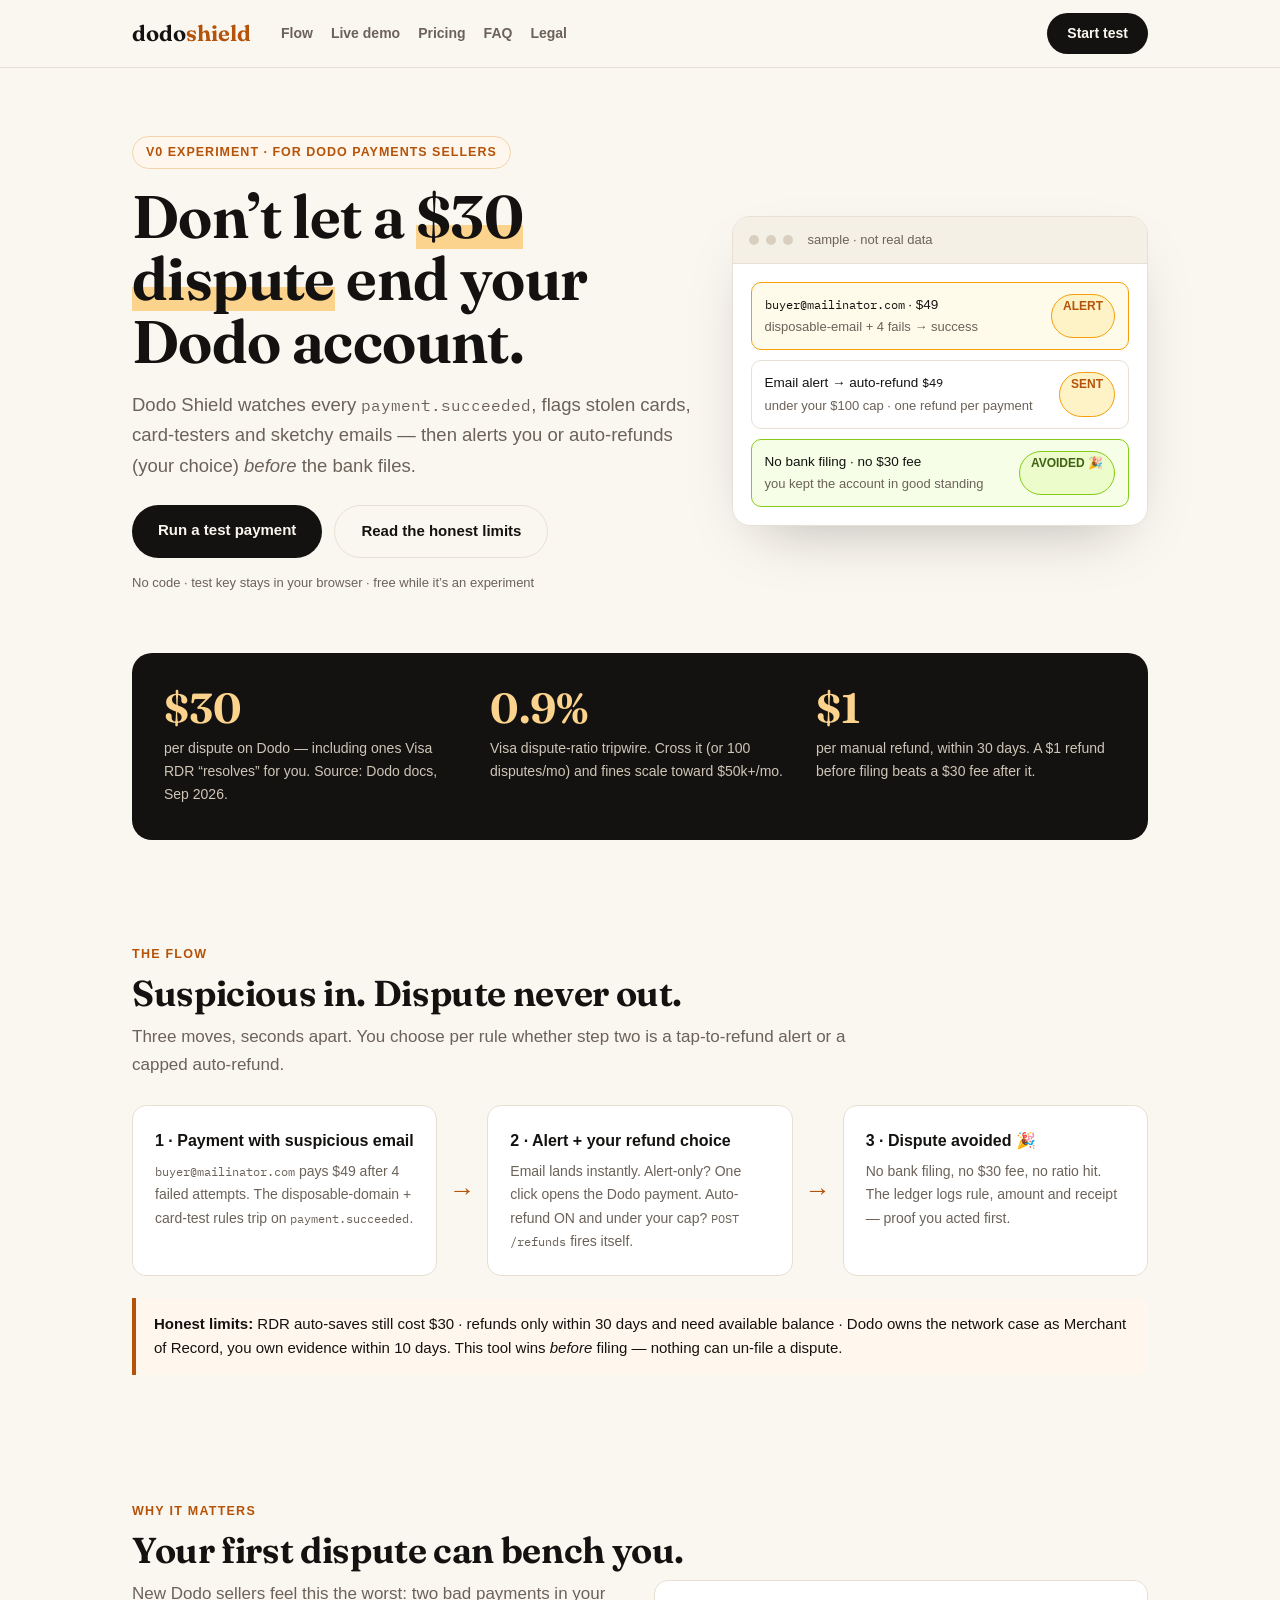
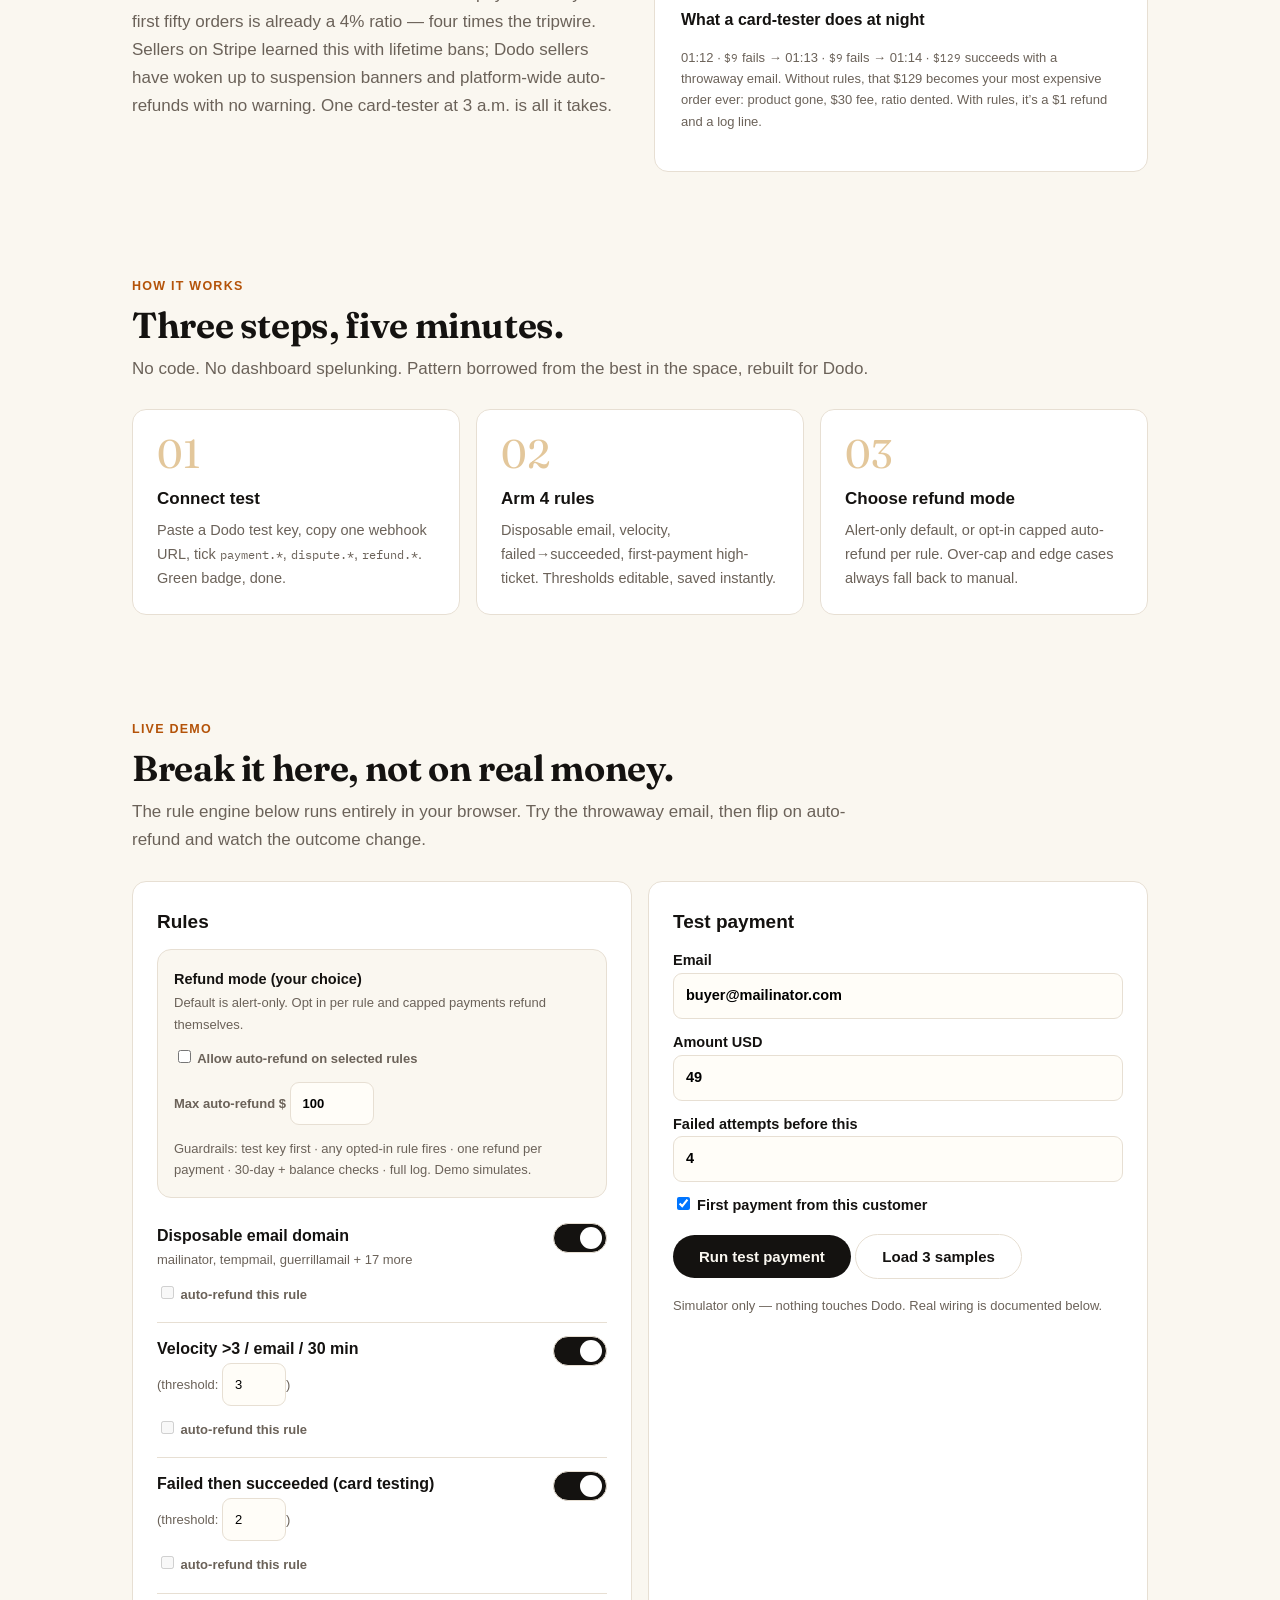
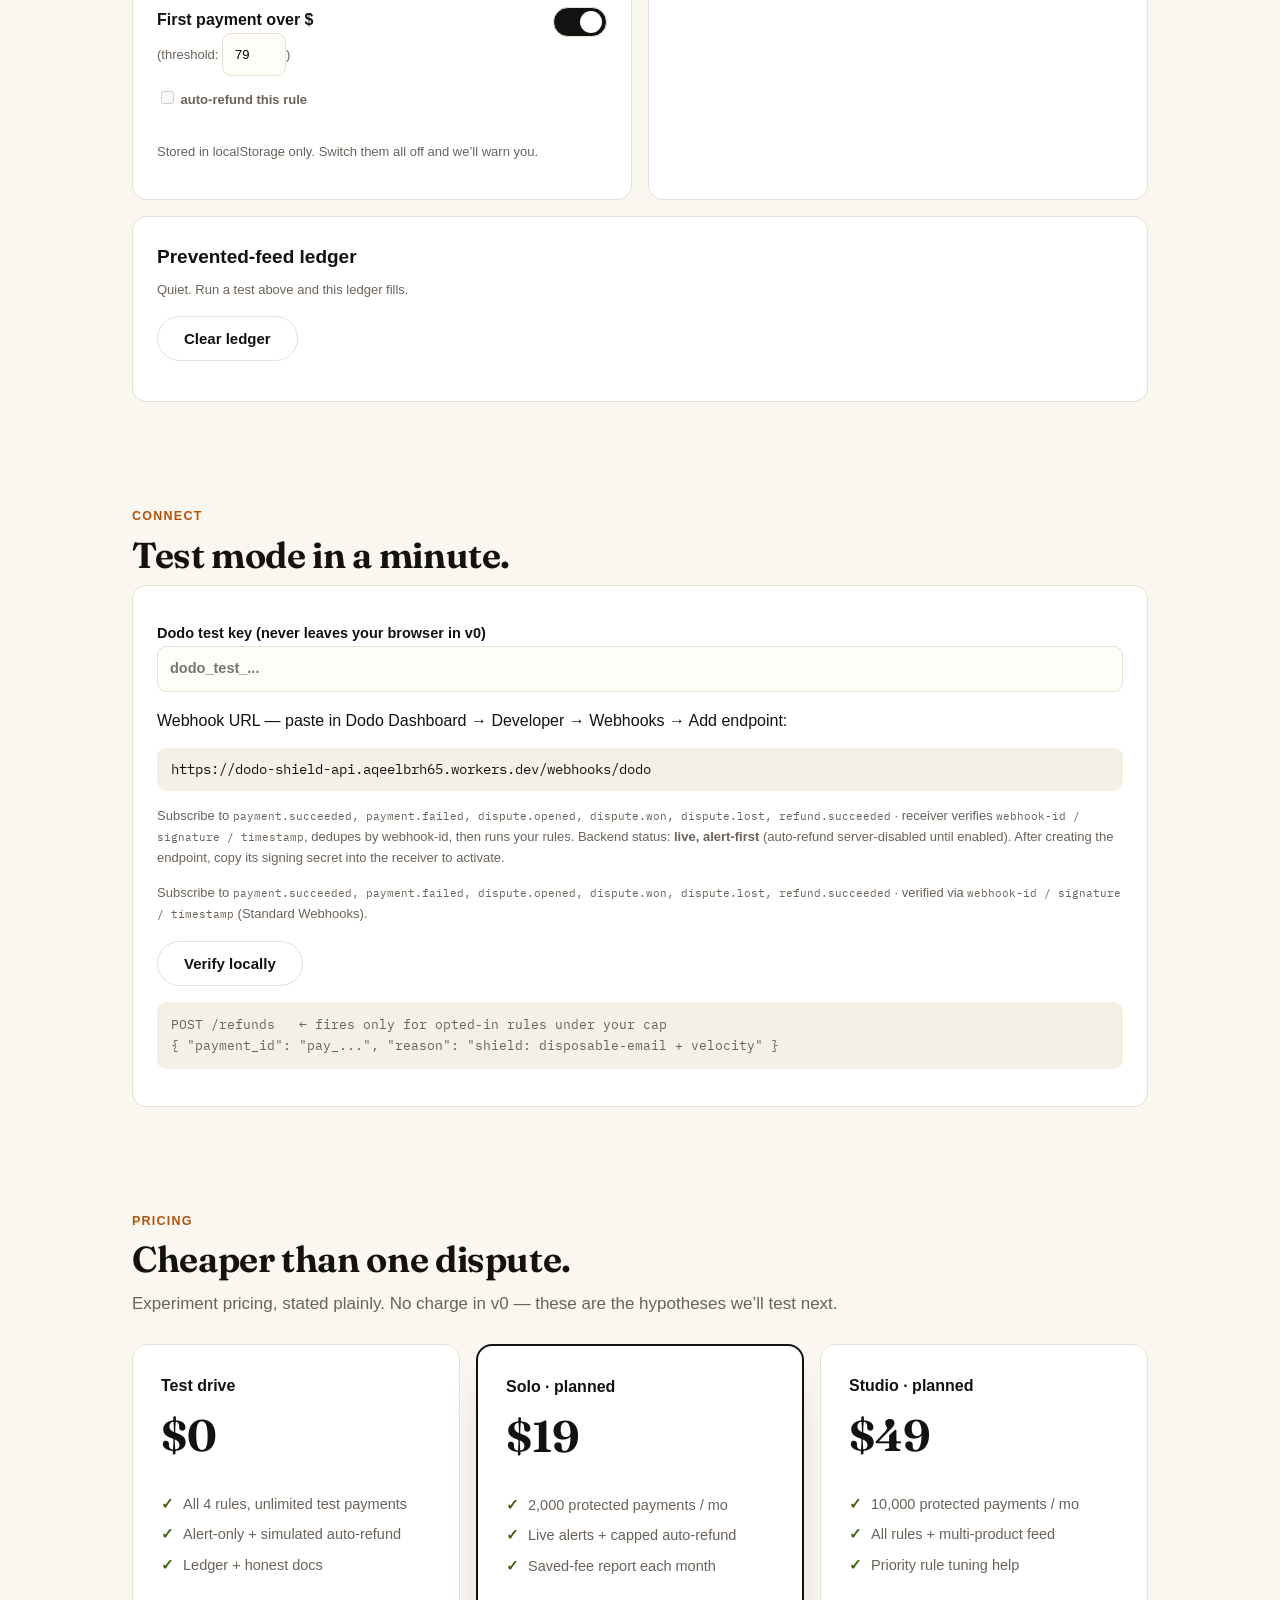
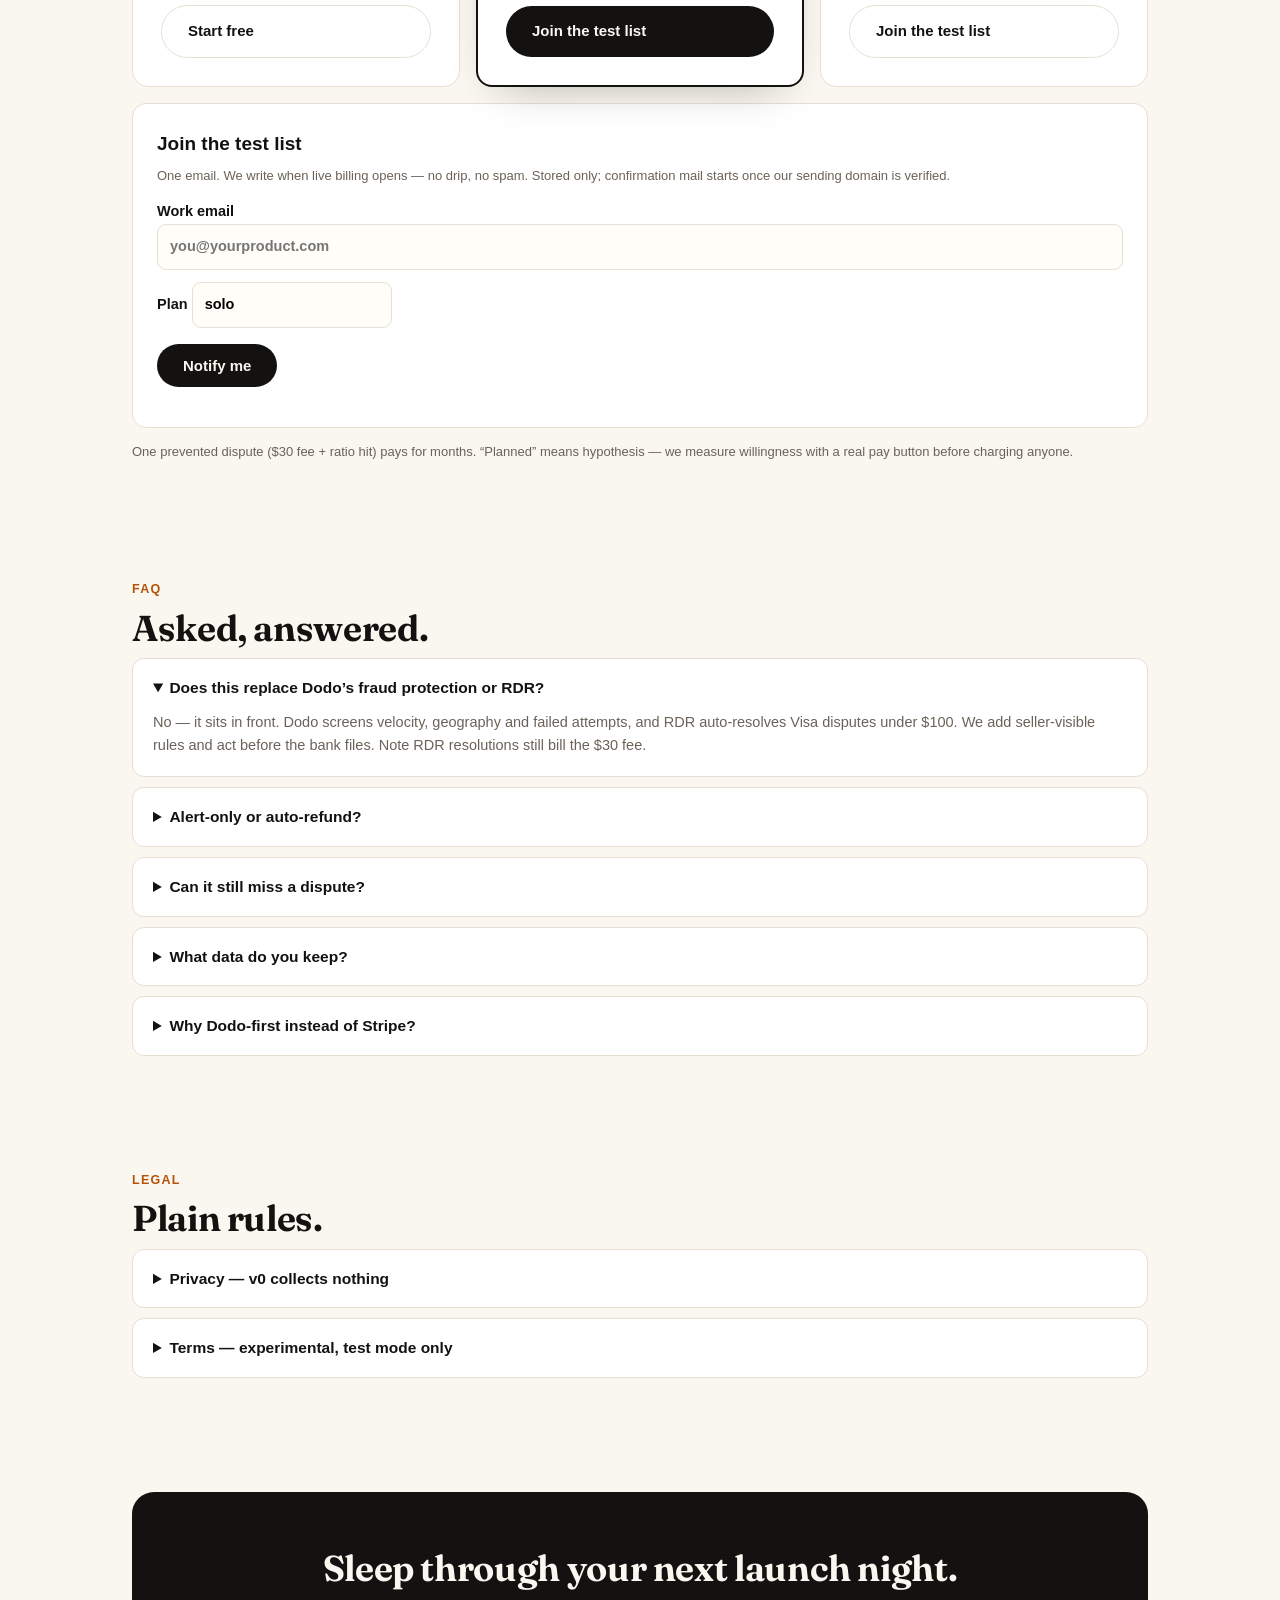
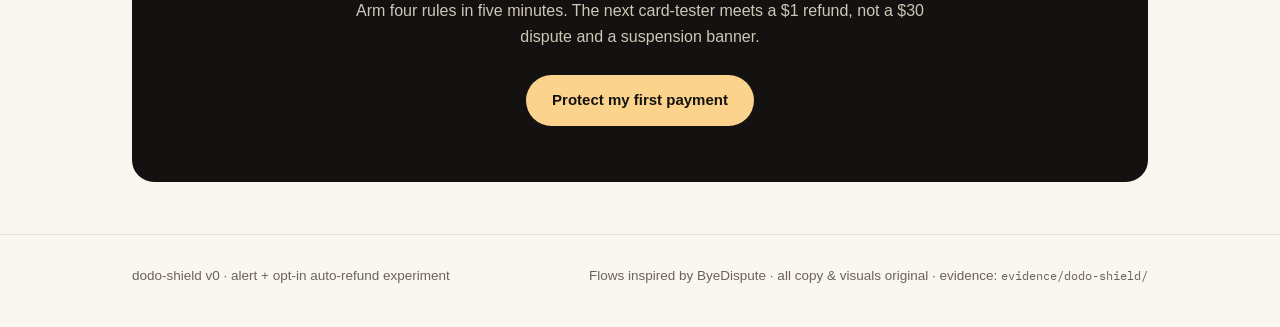
<file: products/dodo-shield/index.html>
<!doctype html>
<html lang="en">
<head>
<meta charset="utf-8">
<meta name="viewport" content="width=device-width, initial-scale=1">
<title>Dodo Shield — stop a $1 problem becoming a $30 dispute</title>
<meta name="description" content="Dispute alerts for Dodo Payments sellers. Catch suspicious payments before the bank files — alert or opt-in auto-refund.">
<meta name="theme-color" content="#FAF7F0">
<meta property="og:title" content="Dodo Shield — stop a $1 problem becoming a $30 dispute">
<meta property="og:description" content="Rule-based dispute alerts for Dodo Payments sellers. Alert-only default, opt-in capped auto-refund. Free v0 experiment.">
<meta property="og:type" content="website">
<link rel="icon" href="data:image/svg+xml,%3Csvg xmlns='http://www.w3.org/2000/svg' viewBox='0 0 32 32'%3E%3Crect width='32' height='32' rx='7' fill='%23141210'/%3E%3Cpath d='M16 6l8 5v6c0 5-3.5 8-8 9-4.5-1-8-4-8-9v-6z' fill='none' stroke='%23FBD38D' stroke-width='2.4'/%3E%3C/svg%3E">
<link rel="preconnect" href="https://fonts.googleapis.com">
<link href="https://fonts.googleapis.com/css2?family=Fraunces:opsz,wght@9..144,500;9..144,650&family=IBM+Plex+Mono:wght@400;500&display=swap" rel="stylesheet">
<style>
:root{--paper:#FAF7F0;--ink:#141210;--muted:#6B6259;--line:#E7DFD3;--amber:#B45309;--amberbg:#FFF7ED;--moss:#3F6212;--mossbg:#F2F8E4;--card:#fff;--r:14px}
*{box-sizing:border-box}html{scroll-behavior:smooth}
:focus-visible{outline:3px solid var(--amber);outline-offset:2px;border-radius:4px}
.skip{position:absolute;left:-999px;top:0;background:var(--ink);color:var(--paper);padding:10px 18px;border-radius:0 0 10px 0;z-index:50;font-weight:700}
.skip:focus{left:0}
body{margin:0;background:var(--paper);color:var(--ink);font:16px/1.65 -apple-system,BlinkMacSystemFont,"Segoe UI",sans-serif;-webkit-font-smoothing:antialiased}
.wrap{max-width:1060px;margin:0 auto;padding:0 22px}
.mono{font-family:"IBM Plex Mono",ui-monospace,SFMono-Regular,monospace;font-size:.86em}
.small{font-size:13px;color:var(--muted)}
/* nav */
header{border-bottom:1px solid var(--line);position:sticky;top:0;background:rgba(250,247,240,.94);backdrop-filter:blur(6px);z-index:10}
header .wrap{display:flex;align-items:center;gap:22px;padding:13px 22px}
.brand{font-family:Fraunces,Georgia,serif;font-weight:650;font-size:22px;text-decoration:none;color:var(--ink)}
.brand span{color:var(--amber)}
nav{display:flex;gap:18px;margin-left:8px}
nav a{color:var(--muted);text-decoration:none;font-size:14px;font-weight:600}
nav a:hover{color:var(--ink)}
header .btn{margin-left:auto;padding:9px 20px;font-size:14px}
.btn{display:inline-block;background:var(--ink);color:var(--paper);padding:13px 26px;border-radius:999px;text-decoration:none;font-weight:700;border:0;cursor:pointer;font-size:15px}
.btn:hover{transform:translateY(-1px)}
.btn.ghost{background:transparent;color:var(--ink);border:1px solid var(--line)}
/* hero */
.hero{display:grid;grid-template-columns:1.15fr .85fr;gap:36px;align-items:center;padding:68px 0 46px;animation:rise .5s ease both}
@keyframes rise{from{opacity:0;transform:translateY(12px)}to{opacity:1;transform:none}}
@media (prefers-reduced-motion:reduce){.hero{animation:none}html{scroll-behavior:auto}}
.eyebrow{display:inline-block;font-size:12.5px;font-weight:700;letter-spacing:.08em;text-transform:uppercase;color:var(--amber);background:var(--amberbg);border:1px solid #F3D3A7;padding:5px 13px;border-radius:999px;margin-bottom:16px}
.hero h1{font-family:Fraunces,Georgia,serif;font-weight:650;font-size:clamp(36px,5.4vw,60px);line-height:1.04;margin:0 0 18px;letter-spacing:-.01em}
.hl{background:linear-gradient(transparent 62%,#FBD38D 62%,#FBD38D 94%,transparent 94%)}
.hero p.sub{font-size:18.5px;color:var(--muted);max-width:34em;margin:0 0 24px}
.cta-row{display:flex;gap:12px;flex-wrap:wrap;margin-bottom:14px}
.micro{font-size:13px;color:var(--muted)}
/* mock alert card */
.mock{background:var(--card);border:1px solid var(--line);border-radius:18px;box-shadow:0 24px 60px -30px rgba(20,18,16,.35);overflow:hidden}
.mock-bar{display:flex;align-items:center;gap:7px;padding:12px 16px;border-bottom:1px solid var(--line);background:#F5F0E6}
.dot{width:10px;height:10px;border-radius:50%;background:#D8CFC0}
.mock-body{padding:18px}
.mock-row{display:flex;justify-content:space-between;gap:10px;padding:11px 13px;border:1px solid var(--line);border-radius:10px;margin-bottom:10px;font-size:13.5px}
.mock-row.hit{border-color:#F59E0B;background:#FFFBEB}
.mock-row.won{border-color:#84CC16;background:#F7FEE7}
.pill{display:inline-block;padding:2px 11px;border-radius:999px;font-size:12px;font-weight:700;white-space:nowrap}
.alert{background:#FEF3C7;color:var(--amber);border:1px solid #F59E0B}
.ok{background:#ECFCCB;color:var(--moss);border:1px solid #84CC16}
/* sections */
section.block{padding:52px 0}
.kicker{font-size:12.5px;font-weight:700;letter-spacing:.1em;text-transform:uppercase;color:var(--amber);margin-bottom:8px}
h2{font-family:Fraunces,Georgia,serif;font-weight:650;font-size:clamp(26px,3.4vw,36px);line-height:1.12;margin:0 0 10px;letter-spacing:-.01em}
.lede{color:var(--muted);max-width:44em;margin:0 0 26px;font-size:17px}
/* stat band */
.band{background:var(--ink);color:var(--paper);border-radius:20px;padding:34px 32px;display:grid;grid-template-columns:repeat(auto-fit,minmax(200px,1fr));gap:26px}
.band .n{font-family:Fraunces,Georgia,serif;font-size:42px;font-weight:650;color:#FBD38D;line-height:1}
.band p{margin:8px 0 0;font-size:14px;color:#CFC6B8}
/* flow */
.flow{display:grid;grid-template-columns:1fr auto 1fr auto 1fr;gap:12px;align-items:stretch}
.fcard{background:var(--card);border:1px solid var(--line);border-radius:var(--r);padding:22px}
.fcard strong{display:block;font-size:16px;margin-bottom:6px}
.fcard p{margin:0;font-size:14px;color:var(--muted)}
.farrow{align-self:center;font-size:26px;color:var(--amber);font-weight:700}
/* steps */
.steps{display:grid;grid-template-columns:repeat(auto-fit,minmax(240px,1fr));gap:16px;counter-reset:st}
.step{background:var(--card);border:1px solid var(--line);border-radius:var(--r);padding:24px;position:relative}
.step::before{counter-increment:st;content:counter(st,decimal-leading-zero);font-family:Fraunces,Georgia,serif;font-size:40px;color:#E3C79B;line-height:1}
.step strong{display:block;margin:8px 0 6px;font-size:17px}
.step p{margin:0;font-size:14.5px;color:var(--muted)}
/* problem */
.problem{display:grid;grid-template-columns:1fr 1fr;gap:28px;align-items:start}
.problem .card{background:var(--card);border:1px solid var(--line);border-radius:var(--r);padding:26px}
.notice{border-left:4px solid var(--amber);background:var(--amberbg);padding:14px 18px;border-radius:0 12px 12px 0;margin:22px 0;font-size:15px}
/* demo */
.demo-grid{display:grid;grid-template-columns:1fr 1fr;gap:16px}
.card{background:var(--card);border:1px solid var(--line);border-radius:var(--r);padding:24px}
.card h3{margin:0 0 6px;font-size:19px}
label{display:block;font-weight:600;margin:12px 0 4px;font-size:14.5px}
input[type=text],input[type=number],input[type=email]{width:100%;padding:10px 12px;border:1px solid var(--line);border-radius:9px;font:inherit;background:#FFFDF8}
.rule{display:flex;gap:12px;align-items:flex-start;padding:13px 0;border-bottom:1px solid var(--line)}
.rule:last-child{border:0}
.switch{margin-left:auto;min-width:54px;height:30px;border-radius:999px;border:1px solid var(--line);background:#E9E2D4;cursor:pointer;position:relative;flex:none}
.switch[aria-checked=true]{background:var(--ink)}
.switch::after{content:"";position:absolute;top:3px;left:4px;width:22px;height:22px;border-radius:50%;background:#fff;transition:left .12s}
.switch[aria-checked=true]::after{left:26px}
table{width:100%;border-collapse:collapse;font-size:14px}
th,td{text-align:left;padding:11px 8px;border-bottom:1px solid var(--line);vertical-align:top}
/* pricing */
.price-grid{display:grid;grid-template-columns:repeat(auto-fit,minmax(240px,1fr));gap:16px}
.price{background:var(--card);border:1px solid var(--line);border-radius:16px;padding:28px;display:flex;flex-direction:column}
.price.feat{border:2px solid var(--ink);box-shadow:0 18px 44px -26px rgba(20,18,16,.4)}
.price .amt{font-family:Fraunces,Georgia,serif;font-size:44px;font-weight:650}
.price ul{margin:14px 0 20px;padding:0;list-style:none;font-size:14.5px;color:var(--muted)}
.price li{margin:7px 0;padding-left:22px;position:relative}
.price li::before{content:"✓";position:absolute;left:0;color:var(--moss);font-weight:700}
/* faq */
details{background:var(--card);border:1px solid var(--line);border-radius:12px;padding:16px 20px;margin-bottom:10px}
summary{font-weight:700;cursor:pointer;font-size:15.5px}
details p{margin:10px 0 2px;font-size:14.5px;color:var(--muted)}
/* final */
.final{background:var(--ink);color:var(--paper);border-radius:22px;padding:56px 40px;text-align:center}
.final h2{color:var(--paper)}
.final p{color:#CFC6B8;max-width:36em;margin:0 auto 24px}
.final .btn{background:#FBD38D;color:var(--ink)}
footer{border-top:1px solid var(--line);padding:30px 0 40px;color:var(--muted);font-size:13.5px}
footer .wrap{display:flex;gap:18px;flex-wrap:wrap;justify-content:space-between}
@media(max-width:860px){.hero{grid-template-columns:1fr}.flow{grid-template-columns:1fr}.farrow{transform:rotate(90deg);justify-self:center}.demo-grid,.problem{grid-template-columns:1fr}nav{display:none}}
</style>
</head>
<body>
<a class="skip" href="#demo">Skip to live demo</a>
<header><div class="wrap"><a class="brand" href="#top">dodo<span>shield</span></a>
<nav><a href="#flow">Flow</a><a href="#demo">Live demo</a><a href="#pricing">Pricing</a><a href="#faq">FAQ</a><a href="#legal">Legal</a></nav>
<a class="btn" href="#demo">Start test</a></div></header>

<div class="wrap" id="top">
<section class="hero">
<div>
<div class="eyebrow">v0 experiment · for Dodo Payments sellers</div>
<h1>Don’t let a <span class="hl">$30 dispute</span> end your Dodo account.</h1>
<p class="sub">Dodo Shield watches every <span class="mono">payment.succeeded</span>, flags stolen cards, card-testers and sketchy emails — then alerts you or auto-refunds (your choice) <em>before</em> the bank files.</p>
<div class="cta-row"><a class="btn" href="#demo">Run a test payment</a><a class="btn ghost" href="#limits">Read the honest limits</a></div>
<p class="micro">No code · test key stays in your browser · free while it’s an experiment</p>
</div>
<div class="mock" aria-label="Sample alert flow">
<div class="mock-bar"><span class="dot"></span><span class="dot"></span><span class="dot"></span><span class="small" style="margin-left:8px">sample · not real data</span></div>
<div class="mock-body">
<div class="mock-row hit"><span><span class="mono">buyer@mailinator.com</span> · $49<br><span class="small">disposable-email + 4 fails → success</span></span><span class="pill alert">ALERT</span></div>
<div class="mock-row"><span>Email alert → auto-refund <span class="mono">$49</span><br><span class="small">under your $100 cap · one refund per payment</span></span><span class="pill alert">SENT</span></div>
<div class="mock-row won" style="margin-bottom:0"><span>No bank filing · no $30 fee<br><span class="small">you kept the account in good standing</span></span><span class="pill ok">AVOIDED 🎉</span></div>
</div>
</div>
</section>

<section class="block" style="padding-top:0">
<div class="band">
<div><div class="n">$30</div><p>per dispute on Dodo — including ones Visa RDR “resolves” for you. Source: Dodo docs, Sep 2026.</p></div>
<div><div class="n">0.9%</div><p>Visa dispute-ratio tripwire. Cross it (or 100 disputes/mo) and fines scale toward $50k+/mo.</p></div>
<div><div class="n">$1</div><p>per manual refund, within 30 days. A $1 refund before filing beats a $30 fee after it.</p></div>
</div>
</section>

<section class="block" id="flow">
<div class="kicker">The flow</div>
<h2>Suspicious in. Dispute never out.</h2>
<p class="lede">Three moves, seconds apart. You choose per rule whether step two is a tap-to-refund alert or a capped auto-refund.</p>
<div class="flow">
<div class="fcard"><strong>1 · Payment with suspicious email</strong><p><span class="mono">buyer@mailinator.com</span> pays $49 after 4 failed attempts. The disposable-domain + card-test rules trip on <span class="mono">payment.succeeded</span>.</p></div>
<div class="farrow">→</div>
<div class="fcard"><strong>2 · Alert + your refund choice</strong><p>Email lands instantly. Alert-only? One click opens the Dodo payment. Auto-refund ON and under your cap? <span class="mono">POST /refunds</span> fires itself.</p></div>
<div class="farrow">→</div>
<div class="fcard"><strong>3 · Dispute avoided 🎉</strong><p>No bank filing, no $30 fee, no ratio hit. The ledger logs rule, amount and receipt — proof you acted first.</p></div>
</div>
<div class="notice" id="limits"><strong>Honest limits:</strong> RDR auto-saves still cost $30 · refunds only within 30 days and need available balance · Dodo owns the network case as Merchant of Record, you own evidence within 10 days. This tool wins <em>before</em> filing — nothing can un-file a dispute.</div>
</section>

<section class="block" id="why">
<div class="kicker">Why it matters</div>
<h2>Your first dispute can bench you.</h2>
<div class="problem">
<p class="lede" style="margin:0">New Dodo sellers feel this the worst: two bad payments in your first fifty orders is already a 4% ratio — four times the tripwire. Sellers on Stripe learned this with lifetime bans; Dodo sellers have woken up to suspension banners and platform-wide auto-refunds with no warning. One card-tester at 3&nbsp;a.m. is all it takes.</p>
<div class="card"><strong>What a card-tester does at night</strong><p class="small">01:12 · <span class="mono">$9</span> fails → 01:13 · <span class="mono">$9</span> fails → 01:14 · <span class="mono">$129</span> succeeds with a throwaway email. Without rules, that $129 becomes your most expensive order ever: product gone, $30 fee, ratio dented. With rules, it’s a $1 refund and a log line.</p></div>
</div>
</section>

<section class="block">
<div class="kicker">How it works</div>
<h2>Three steps, five minutes.</h2>
<p class="lede">No code. No dashboard spelunking. Pattern borrowed from the best in the space, rebuilt for Dodo.</p>
<div class="steps">
<div class="step"><strong>Connect test</strong><p>Paste a Dodo test key, copy one webhook URL, tick <span class="mono">payment.*</span>, <span class="mono">dispute.*</span>, <span class="mono">refund.*</span>. Green badge, done.</p></div>
<div class="step"><strong>Arm 4 rules</strong><p>Disposable email, velocity, failed→succeeded, first-payment high-ticket. Thresholds editable, saved instantly.</p></div>
<div class="step"><strong>Choose refund mode</strong><p>Alert-only default, or opt-in capped auto-refund per rule. Over-cap and edge cases always fall back to manual.</p></div>
</div>
</section>

<section class="block" id="demo">
<div class="kicker">Live demo</div>
<h2>Break it here, not on real money.</h2>
<p class="lede">The rule engine below runs entirely in your browser. Try the throwaway email, then flip on auto-refund and watch the outcome change.</p>
<div class="demo-grid">
<div class="card">
<h3>Rules</h3>
<div class="card" style="background:var(--paper);margin:12px 0;padding:16px" id="autoset">
<strong style="font-size:14.5px">Refund mode (your choice)</strong>
<div class="small">Default is alert-only. Opt in per rule and capped payments refund themselves.</div>
<label class="small"><input id="s_auto" type="checkbox"> Allow auto-refund on selected rules</label>
<label class="small">Max auto-refund $ <input id="s_cap" type="number" min="1" value="100" style="width:84px"></label>
<p class="small" style="margin-bottom:0">Guardrails: test key first · any opted-in rule fires · one refund per payment · 30-day + balance checks · full log. Demo simulates.</p>
</div>
<div id="rules"></div>
<p class="small">Stored in localStorage only. Switch them all off and we’ll warn you.</p>
</div>
<div class="card">
<h3>Test payment</h3>
<label>Email <input id="f_email" type="email" value="buyer@mailinator.com"></label>
<label>Amount USD <input id="f_amt" type="number" value="49" min="1"></label>
<label>Failed attempts before this <input id="f_fails" type="number" value="4" min="0"></label>
<label><input id="f_first" type="checkbox" checked> First payment from this customer</label>
<p><button class="btn" id="run">Run test payment</button> <button class="btn ghost" id="seed">Load 3 samples</button></p>
<p class="small">Simulator only — nothing touches Dodo. Real wiring is documented below.</p>
</div>
</div>
<div class="card" style="margin-top:16px">
<h3>Prevented-feed ledger</h3>
<div id="empty" class="small" role="status">Quiet. Run a test above and this ledger fills.</div>
<table id="feed" hidden aria-live="polite" aria-label="Prevented payments ledger"><thead><tr><th>Time</th><th>Payment</th><th>Rule</th><th>Status</th><th>Next</th></tr></thead><tbody></tbody></table>
<p><button class="btn ghost" id="clear">Clear ledger</button></p>
</div>
</section>

<section class="block" id="connect">
<div class="kicker">Connect</div>
<h2>Test mode in a minute.</h2>
<div class="card">
<label>Dodo test key (never leaves your browser in v0) <input id="k" type="text" placeholder="dodo_test_..." autocomplete="off"></label>
<p style="margin-bottom:4px">Webhook URL — paste in Dodo Dashboard → Developer → Webhooks → Add endpoint:</p>
<p class="mono" id="wh" style="background:#F5F0E6;padding:10px 14px;border-radius:9px">https://dodo-shield-api.aqeelbrh65.workers.dev/webhooks/dodo</p>
<p class="small">Subscribe to <span class="mono">payment.succeeded, payment.failed, dispute.opened, dispute.won, dispute.lost, refund.succeeded</span> · receiver verifies <span class="mono">webhook-id / signature / timestamp</span>, dedupes by webhook-id, then runs your rules. Backend status: <strong>live, alert-first</strong> (auto-refund server-disabled until enabled). After creating the endpoint, copy its signing secret into the receiver to activate.</p>
<p class="small">Subscribe to <span class="mono">payment.succeeded, payment.failed, dispute.opened, dispute.won, dispute.lost, refund.succeeded</span> · verified via <span class="mono">webhook-id / signature / timestamp</span> (Standard Webhooks). <span id="kbadge"></span></p>
<p><button class="btn ghost" id="verify">Verify locally</button></p>
<pre class="mono small" style="white-space:pre-wrap;background:#F5F0E6;padding:12px 14px;border-radius:9px">POST /refunds   ← fires only for opted-in rules under your cap
{ "payment_id": "pay_...", "reason": "shield: disposable-email + velocity" }</pre>
</div>
</section>

<section class="block" id="pricing">
<div class="kicker">Pricing</div>
<h2>Cheaper than one dispute.</h2>
<p class="lede">Experiment pricing, stated plainly. No charge in v0 — these are the hypotheses we’ll test next.</p>
<div class="price-grid">
<div class="price"><strong>Test drive</strong><div class="amt">$0</div><ul><li>All 4 rules, unlimited test payments</li><li>Alert-only + simulated auto-refund</li><li>Ledger + honest docs</li></ul><a class="btn ghost" href="#demo">Start free</a></div>
<div class="price feat"><strong>Solo · planned</strong><div class="amt">$19</div><ul><li>2,000 protected payments / mo</li><li>Live alerts + capped auto-refund</li><li>Saved-fee report each month</li></ul><a class="btn" href="#join">Join the test list</a></div>
<div class="price"><strong>Studio · planned</strong><div class="amt">$49</div><ul><li>10,000 protected payments / mo</li><li>All rules + multi-product feed</li><li>Priority rule tuning help</li></ul><a class="btn ghost" href="#join">Join the test list</a></div>
</div>
<div class="card" id="join" style="margin-top:16px">
<h3>Join the test list</h3>
<p class="small" style="margin-top:0">One email. We write when live billing opens — no drip, no spam. Stored only; confirmation mail starts once our sending domain is verified.</p>
<label>Work email <input id="j_email" type="email" placeholder="you@yourproduct.com" autocomplete="email"></label>
<label>Plan <input id="j_plan" type="text" value="solo" style="max-width:200px"></label>
<p><button class="btn" id="j_go">Notify me</button> <span class="small" id="j_msg" role="status"></span></p>
</div>
<p class="small">One prevented dispute ($30 fee + ratio hit) pays for months. “Planned” means hypothesis — we measure willingness with a real pay button before charging anyone.</p>
</section>

<section class="block" id="faq">
<div class="kicker">FAQ</div>
<h2>Asked, answered.</h2>
<details open><summary>Does this replace Dodo’s fraud protection or RDR?</summary><p>No — it sits in front. Dodo screens velocity, geography and failed attempts, and RDR auto-resolves Visa disputes under $100. We add seller-visible rules and act before the bank files. Note RDR resolutions still bill the $30 fee.</p></details>
<details><summary>Alert-only or auto-refund?</summary><p>Your call, per rule. Default is alert-only with a one-click path into Dodo. Enable auto-refund with a max-amount cap and qualifying hits refund themselves; over-cap and edge cases always stay manual. Live firing needs the Phase-12 backend that holds your key — the demo simulates.</p></details>
<details><summary>Can it still miss a dispute?</summary><p>Yes. Friendly fraud (“forgotten subscription”) looks identical to a happy customer until the bank letter arrives. Nothing prevents 100% — the goal is catching the cheap, obvious ones first.</p></details>
<details><summary>What data do you keep?</summary><p>In v0: nothing server-side. Rules, settings and the test ledger live in your browser’s localStorage. No invented testimonials, no invented user counts — the proof here is the demo you just ran.</p></details>
<details><summary>Why Dodo-first instead of Stripe?</summary><p>Stripe already has ByeDispute, Radar and a crowded shelf. Nobody builds the pre-dispute rule layer for Dodo’s indie sellers — the fastest-growing, least-served corner.</p></details>
</section>

<section class="block" id="legal">
<div class="kicker">Legal</div>
<h2>Plain rules.</h2>
<details><summary>Privacy — v0 collects nothing</summary><p>Dodo Shield v0 runs entirely in your browser. Rules, settings and the test ledger live in your browser’s localStorage; nothing is sent to any server, there is no analytics, no cookies, no account. Pasting a test key never transmits it anywhere. Clearing site data removes everything.</p></details>
<details><summary>Terms — experimental, test mode only</summary><p>Provided as-is for testing with Dodo test mode. No warranty; no dispute is guaranteed preventable. Do not use live keys in v0. Refunds you issue in Dodo follow Dodo’s terms ($1/refund, 30-day window, balance rules). Operator contact is published at public launch.</p></details>
</section>

<section class="block">
<div class="final">
<h2>Sleep through your next launch night.</h2>
<p>Arm four rules in five minutes. The next card-tester meets a $1 refund, not a $30 dispute and a suspension banner.</p>
<a class="btn" href="#demo">Protect my first payment</a>
</div>
</section>
</div>

<footer><div class="wrap"><span>dodo-shield v0 · alert + opt-in auto-refund experiment</span><span>Flows inspired by ByeDispute · all copy &amp; visuals original · evidence: <span class="mono">evidence/dodo-shield/</span></span></div></footer>
<script>
const DEF={disp:{on:true,auto:false,label:"Disposable email domain",desc:"mailinator, tempmail, guerrillamail + 17 more"},vel:{on:true,auto:false,label:"Velocity >3 / email / 30 min",n:3},cardtest:{on:true,auto:false,label:"Failed then succeeded (card testing)",n:2},highticket:{on:true,auto:false,label:"First payment over $",n:79}};
const DISP=["mailinator.com","tempmail.com","guerrillamail.com","10minutemail.com","yopmail.com","trashmail.com"];
const R=JSON.parse(localStorage.getItem("ds_rules_v0")||"null")||JSON.parse(JSON.stringify(DEF));
Object.keys(DEF).forEach(k=>{if(R[k].auto===undefined)R[k].auto=false});
const S=Object.assign({autoGlobal:false,cap:100},JSON.parse(localStorage.getItem("ds_settings_v0")||"{}"));
let feed=JSON.parse(localStorage.getItem("ds_feed_v0")||"[]");
let velLog=JSON.parse(localStorage.getItem("ds_vel_v0")||"{}");
const $=id=>document.getElementById(id);
function save(){localStorage.setItem("ds_rules_v0",JSON.stringify(R));localStorage.setItem("ds_feed_v0",JSON.stringify(feed));localStorage.setItem("ds_vel_v0",JSON.stringify(velLog));localStorage.setItem("ds_settings_v0",JSON.stringify(S));}
function renderRules(){const el=$("rules");el.innerHTML="";Object.keys(R).forEach(k=>{const r=R[k];const d=document.createElement("div");d.className="rule";d.innerHTML=`<div><strong>${r.label}</strong><div class="small">${r.desc||""} ${r.n!==undefined?`(threshold: <input type="number" min="1" value="${r.n}" data-k="${k}" aria-label="Threshold for ${r.label}" style="width:64px">)`:""}<br><label class="small"><input type="checkbox" data-auto="${k}" ${r.auto?"checked":""} ${S.autoGlobal?"":"disabled"}> auto-refund this rule</label></div></div>`;const b=document.createElement("button");b.className="switch";b.setAttribute("aria-checked",r.on);b.setAttribute("aria-label",r.label);b.onclick=()=>{r.on=!r.on;b.setAttribute("aria-checked",r.on);save();warn()};d.appendChild(b);el.appendChild(d)});el.querySelectorAll("input[data-k]").forEach(i=>i.onchange=e=>{R[e.target.dataset.k].n=+e.target.value||R[e.target.dataset.k].n;save()});el.querySelectorAll("input[data-auto]").forEach(i=>i.onchange=e=>{R[e.target.dataset.auto].auto=e.target.checked;save()});warn()}
function renderSettings(){$("s_auto").checked=S.autoGlobal;$("s_cap").value=S.cap;$("s_auto").onchange=e=>{S.autoGlobal=e.target.checked;save();renderRules()};$("s_cap").onchange=e=>{S.cap=+e.target.value||100;save()}}
function warn(){if(!Object.values(R).some(r=>r.on)){if(!$("rwarn")){const p=document.createElement("p");p.id="rwarn";p.className="small";p.style.color="#B45309";p.textContent="Warning: all rules off — no protection.";$("rules").appendChild(p)}}else{const w=$("rwarn");if(w)w.remove()}}
function renderFeed(){const t=$("feed"),tb=t.querySelector("tbody");tb.innerHTML="";if(!feed.length){t.hidden=true;$("empty").style.display="block";return}t.hidden=false;$("empty").style.display="none";feed.slice().reverse().forEach(f=>{const tr=document.createElement("tr");const badge=f.refunded?"AVOIDED":f.auto?"AUTO-REFUND":f.hit?"ALERT":"OK";const sub=f.refunded?"refund confirmed":f.auto?`would auto-refund $${f.amt} (demo — live needs backend + live key)`:f.hit?(f.capped?`over $${S.cap} cap → manual only · email queued`:"email queued (v0 demo) · manual refund"):"clean";const next=f.refunded?`<span class="pill ok">Avoided · saved $29*</span>`:f.auto?`<span class="pill ok">Refund fired · saved $29*</span><br><a href="https://app.dodopayments.com" target="_blank" rel="noopener">Verify in Dodo →</a>`:f.hit?`<a href="https://app.dodopayments.com" target="_blank" rel="noopener">Open in Dodo →</a><br><button class="btn ghost" data-done="${f.id}" style="margin-top:8px;padding:6px 14px;font-size:13px">I refunded it</button>`:`<span class="small">nothing to do</span>`;tr.innerHTML=`<td class="mono">${f.time}</td><td class="mono">${f.id}<br>${f.email} · $${f.amt}</td><td>${f.rule}</td><td><span class="pill ${f.refunded||f.auto?"ok":f.hit?"alert":"ok"}">${badge}</span><div class="small">${sub}</div></td><td>${next}</td>`;tb.appendChild(tr)});tb.querySelectorAll("button[data-done]").forEach(b=>b.onclick=()=>{const r=feed.find(x=>x.id===b.dataset.done);if(r){r.refunded=true;save();renderFeed()}})}
function check(email,amt,fails,first){const dom=(email.split("@")[1]||"").toLowerCase();const now=Date.now();velLog[email]=velLog[email]||[];velLog[email]=velLog[email].filter(t=>now-t<30*60*1000);velLog[email].push(now);const hits=[];const mk=(k,t)=>{const want=S.autoGlobal&&R[k].auto;hits.push({t,auto:want&&amt<=S.cap,want})};if(R.disp.on&&DISP.includes(dom))mk("disp","disposable-email");if(R.vel.on&&velLog[email].length>R.vel.n)mk("vel",`velocity ${velLog[email].length}/${R.vel.n}`);if(R.cardtest.on&&fails>=R.cardtest.n)mk("cardtest",`card-test ${fails} fails→success`);if(R.highticket.on&&first&&amt>=R.highticket.n)mk("highticket",`first-payment $${amt}`);return hits}
function pushFeed(email,amt,hits){const autoHits=hits.filter(h=>h.auto);const auto=autoHits.length>0;const capped=hits.length>0&&!auto&&hits.some(h=>h.want);const rule=hits.length?hits.map(h=>h.t+(h.auto?" ⟳auto":"")).join(" + "):"no rule matched";feed.push({time:new Date().toLocaleTimeString(),id:"pay_test_"+Math.random().toString(36).slice(2,8),email,amt,rule,hit:hits.length>0,auto,capped});save();renderFeed()}
$("run").onclick=()=>{const e=$("f_email").value.trim()||"buyer@example.com",a=+$("f_amt").value||0,fl=+$("f_fails").value||0,fi=$("f_first").checked;pushFeed(e,a,check(e,a,fl,fi))};
$("seed").onclick=()=>{[["buyer@mailinator.com",49,4,true],["fan@gmail.com",12,0,false],["new@yopmail.com",129,1,true]].forEach(s=>pushFeed(s[0],s[1],check(s[0],s[1],s[2],s[3])))};
$("clear").onclick=()=>{feed=[];velLog={};save();renderFeed()};
$("verify").onclick=()=>{const v=$("k").value.trim();$("kbadge").textContent=v.startsWith("dodo_test_")?"✓ test key shape OK (local only, never sent).":v?"✗ expected dodo_test_... (local check).":"Enter a test key to check shape (stays in browser)."};
$("j_go").onclick=async()=>{const m=$("j_msg");const email=$("j_email").value.trim();m.textContent="…";try{const r=await fetch("https://dodo-shield-api.aqeelbrh65.workers.dev/join",{method:"POST",headers:{"content-type":"application/json"},body:JSON.stringify({email,plan:$("j_plan").value.trim()||"solo"})});const j=await r.json();m.textContent=j.ok?"✓ You're on the list. One email at launch, nothing else.":j.error==="bad_email"?"That email doesn't look right — try again.":"Couldn't save — try again in a bit."}catch{m.textContent="Network hiccup — try again in a bit."}};
renderSettings();renderRules();renderFeed();
</script>
</body>
</html>
</file>
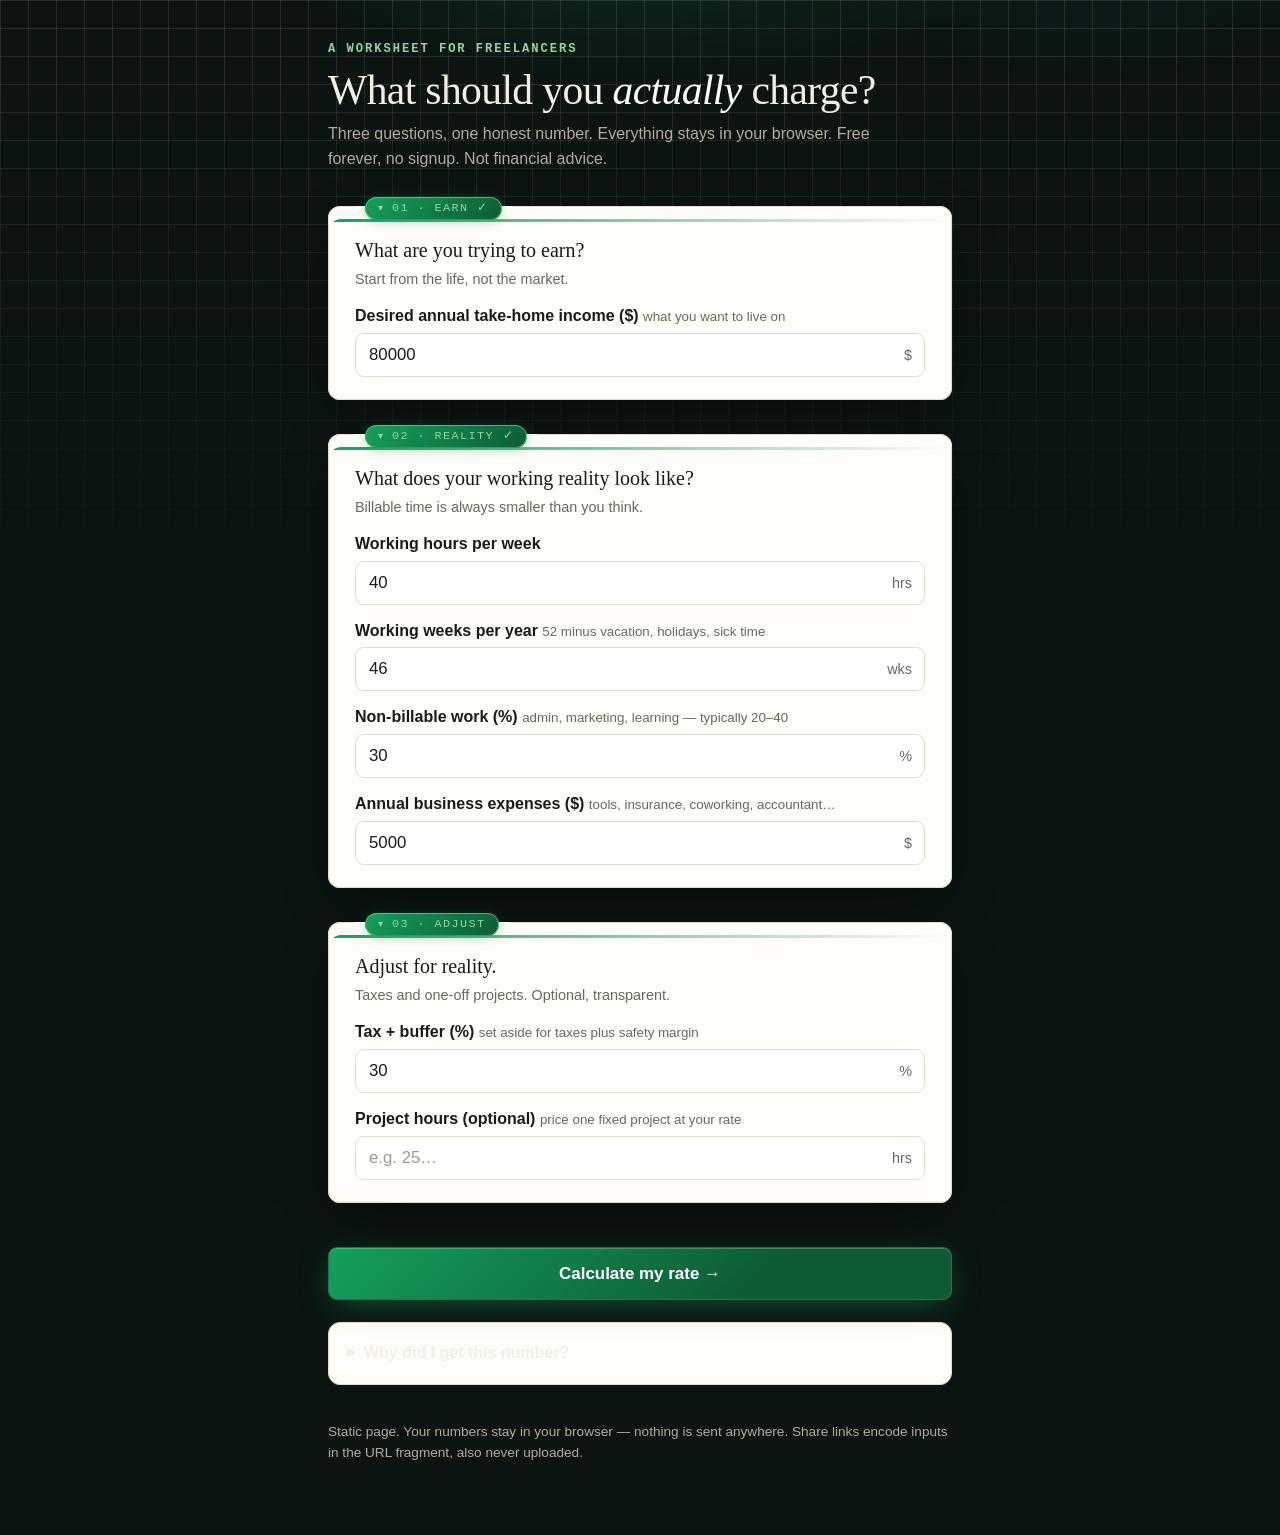
<file: products/freelance-rate-calc/index.html>
<!DOCTYPE html>
<html lang="en">
<head>
<meta charset="utf-8">
<meta name="viewport" content="width=device-width, initial-scale=1">
<meta name="theme-color" content="#0b1411">
<title>Freelance Rate Calculator — What Should You Actually Charge?</title>
<meta name="description" content="Turn your income target, hours, expenses, and taxes into a sustainable hourly, daily, and project rate. Free, private, no signup.">
<meta property="og:title" content="Freelance Rate Calculator">
<meta property="og:description" content="Desired income in, honest hourly rate out. Free, private, no signup.">
<meta property="og:type" content="website">
<link rel="icon" href="data:image/svg+xml,<svg xmlns='http://www.w3.org/2000/svg' viewBox='0 0 100 100'><text y='.9em' font-size='90'>$</text></svg>">
<script type="application/ld+json">
{"@context":"https://schema.org","@type":"WebApplication","name":"Freelance Rate Calculator","applicationCategory":"FinanceApplication","operatingSystem":"Web","offers":{"@type":"Offer","price":"0"},"description":"Turns income targets, hours, expenses and taxes into a sustainable freelance hourly rate."}
</script>
<style>
:root{
  --ink:#1c1a16; --paper:#faf7ef; --card:#fffdf7; --accent:#0d5c33; --accent-ink:#eef5ef;
  --muted:#6b675c; --line:#e2dccb; --wash:#f1ecdd; --radius:12px;
  --canvas:#0b1411; --canvas-ink:#f2efe2; --canvas-muted:#b3ac9c; --lume:#8fd6a4;
  --beam:#14a05c; --beam-hi:#17b768; --beam-edge:#1a7a45; --placeholder:#a09a89;
  --serif:Georgia,"Times New Roman",serif;
  --sans:-apple-system,BlinkMacSystemFont,"Segoe UI",Roboto,Helvetica,Arial,sans-serif;
  --mono:ui-monospace,SFMono-Regular,Menlo,Consolas,monospace;
}
*{box-sizing:border-box}
body{margin:0;background:var(--canvas);color:var(--canvas-ink);font-family:var(--sans);line-height:1.55}
main{max-width:660px;margin:0 auto;padding:28px 18px 72px}
.eyebrow{font-family:var(--mono);font-size:.76rem;letter-spacing:.16em;text-transform:uppercase;color:var(--lume);font-weight:700;margin:0 0 8px}
h1{font-family:var(--serif);font-weight:400;font-size:2.05rem;line-height:1.14;margin:0 0 8px;letter-spacing:-.015em;color:var(--canvas-ink)}
h1 em{font-style:italic;color:#fff}
.sub{color:var(--canvas-muted);margin:0 0 4px;max-width:34em}
fieldset.step{background:var(--card);color:var(--ink);border:1px solid var(--line);border-radius:var(--radius);padding:6px 18px 18px;margin:22px 0;box-shadow:0 18px 50px -18px rgba(0,0,0,.55)}
legend{padding:0 10px}
.step-tag{font-family:var(--mono);font-size:.74rem;letter-spacing:.12em;text-transform:uppercase;color:var(--lume);background:rgba(13,92,51,.35);border:1px solid rgba(143,214,164,.5);border-radius:999px;padding:3px 12px 4px;white-space:nowrap}
.step-title{font-family:var(--serif);font-size:1.25rem;margin:10px 0 2px}
fieldset.step{position:relative;overflow:hidden}
fieldset.step::before{content:"";position:absolute;top:0;left:0;right:0;height:3px;background:linear-gradient(90deg,var(--beam),rgba(20,160,92,0))}
legend .step-toggle{background:none;border:none;padding:10px 6px;margin:-10px -6px;min-height:44px;cursor:pointer;font:inherit}
legend .step-toggle:focus-visible{outline:2px solid var(--lume);outline-offset:2px;border-radius:999px}
.step-tag{background:linear-gradient(135deg,var(--beam),var(--accent));border:1px solid rgba(143,214,164,.6);box-shadow:0 2px 12px -2px rgba(20,160,92,.5)}
fieldset.done .step-tag::after{content:" ✓"}
.step-body[hidden]{display:none}
.step-toggle .step-tag::before{content:"▾ ";font-size:.85em}
fieldset.collapsed .step-toggle .step-tag::before{content:"▸ "}
fieldset.step.collapsed{padding-bottom:10px}
.step-hint{color:var(--muted);font-size:.9rem;margin:0 0 4px}
label{display:block;font-weight:600;margin:14px 0 4px}
label small{font-weight:400;color:var(--muted)}
input{width:100%;padding:11px 13px;font-size:1.05rem;border:1px solid var(--line);border-radius:9px;background:#fff;color:var(--ink);font-variant-numeric:tabular-nums;touch-action:manipulation}
input::placeholder{color:var(--placeholder)}
.field-wrap{position:relative}
.field-wrap input{padding-right:52px}
.field-wrap .unit{position:absolute;right:13px;top:50%;transform:translateY(-50%);color:var(--muted);font-size:.9rem;font-variant-numeric:tabular-nums;pointer-events:none}
input:focus{outline:2px solid var(--accent);outline-offset:1px}
button{cursor:pointer;font-size:1rem;border-radius:9px;touch-action:manipulation}
button.calculate{border:1px solid var(--beam-edge);background:linear-gradient(135deg,var(--beam) 0%,var(--accent) 70%);color:#fff;padding:13px 16px;margin-top:22px;width:100%;font-weight:700;font-size:1.06rem;box-shadow:0 8px 32px -8px rgba(20,160,92,.55),inset 0 1px 0 rgba(255,255,255,.22)}
button.calculate:hover{background:linear-gradient(135deg,var(--beam-hi) 0%,var(--accent) 75%);box-shadow:0 10px 40px -8px rgba(20,160,92,.7)}
button.calculate:active{transform:scale(.985);box-shadow:0 4px 18px -8px rgba(20,160,92,.55),inset 0 2px 6px rgba(0,0,0,.28)}
.r-actions button:active{transform:scale(.97)}
body.bg-grid::before{content:"";position:fixed;inset:0;pointer-events:none;z-index:0}
body.bg-grid::before{background-image:linear-gradient(rgba(226,220,203,.13) 1px,transparent 1px),linear-gradient(90deg,rgba(226,220,203,.13) 1px,transparent 1px);background-size:28px 28px;-webkit-mask-image:linear-gradient(#000 0%,transparent 65%);mask-image:linear-gradient(#000 0%,transparent 65%)}
body.bg-grid::after{content:"";position:fixed;inset:0;pointer-events:none;z-index:0;background:radial-gradient(560px 240px at 50% -80px,rgba(20,160,92,.20),transparent 70%),radial-gradient(420px 200px at 85% -60px,rgba(47,111,143,.12),transparent 70%);-webkit-mask-image:linear-gradient(#000 0%,transparent 55%);mask-image:linear-gradient(#000 0%,transparent 55%)}
main{position:relative;z-index:1}
@media (prefers-reduced-motion:no-preference){
main>header,main>.eyebrow,main>h1,main>.sub,main>form{animation:enter .5s ease-out backwards}
main>h1{animation-delay:.06s}main>.sub{animation-delay:.12s}main>form{animation-delay:.18s}
@keyframes enter{from{opacity:0;transform:translateY(10px)}to{opacity:1;transform:none}}
}
@media (prefers-reduced-motion:reduce){button.calculate:active,.r-actions button:active{transform:none}}
button.calculate{position:relative;overflow:hidden}
button.calculate .mask{display:block;overflow:hidden;height:1.5em;line-height:1.5em}
button.calculate .slide{position:relative;display:inline-block;transition:transform .28s ease}
button.calculate .slide::after{content:attr(data-text);position:absolute;left:0;top:100%;white-space:nowrap}
button.calculate:hover .slide{transform:translateY(-100%)}
.r-actions button{transition:background-color .2s ease}
.r-actions button:hover{background:rgba(238,245,239,.22)}
@media (prefers-reduced-motion:reduce){button.calculate .slide,.r-actions button{transition:none!important}}
h1{text-wrap:balance}
button.calculate:focus-visible{outline:3px solid var(--lume);outline-offset:2px}
#results{position:relative;background:linear-gradient(180deg,#105f36 0%,#0d5c33 30%,#0a4a29 100%);color:var(--accent-ink);border-radius:14px;padding:24px 22px;margin:26px 0;border:1px solid rgba(143,214,164,.35);box-shadow:0 24px 70px -24px rgba(20,160,92,.5);overflow:hidden}
#results::before{content:"";position:absolute;inset:0;background:radial-gradient(480px 180px at 50% -60px,rgba(143,214,164,.22),transparent 70%);pointer-events:none}
#results[hidden]{display:none}
#results:not([hidden]){animation:rise .45s ease-out}
@keyframes rise{from{opacity:0;transform:translateY(10px)}to{opacity:1;transform:none}}
.r-kicker{font-family:var(--mono);font-size:.74rem;letter-spacing:.22em;text-transform:uppercase;opacity:.85;margin:0 0 2px}
.result-big{font-family:var(--serif);font-size:3rem;line-height:1.05;margin:.1em 0 .3em;font-variant-numeric:tabular-nums}
.result-row{display:flex;justify-content:space-between;gap:12px;padding:9px 0;border-top:1px solid rgba(238,245,239,.28);font-variant-numeric:tabular-nums}
.result-row span{opacity:.88}
.result-row strong{font-weight:700}
.r-actions{display:flex;flex-wrap:wrap;gap:8px;margin-top:14px}
.r-actions button{flex:1 1 140px;background:transparent;color:var(--accent-ink);border:1px solid rgba(238,245,239,.55);padding:9px 10px;margin-top:0;font-size:.92rem;font-weight:600}
.r-actions button:hover{background:rgba(238,245,239,.14)}
.r-actions button:focus-visible{outline:2px solid #fff;outline-offset:2px}
details.method{background:var(--card);border:1px solid var(--line);border-radius:var(--radius);padding:6px 18px;margin:22px 0}
details.method summary{cursor:pointer;font-weight:700;padding:12px 0;font-size:1rem}
details.method p{font-size:.92rem;color:var(--muted);margin:0 0 14px}
details.method code{background:var(--wash);padding:1px 5px;border-radius:4px;color:var(--ink)}
#saves-wrap{background:var(--card);border:1px solid var(--line);border-radius:var(--radius);padding:6px 18px 14px;margin:22px 0}
#saves-wrap[hidden]{display:none}
#saves-wrap h2{font-family:var(--serif);font-weight:400;font-size:1.2rem}
ul.saves{list-style:none;padding:0;margin:0}
ul.saves li{border-top:1px dashed var(--line);padding:9px 0;font-size:.92rem;font-variant-numeric:tabular-nums}
footer{color:var(--canvas-muted);font-size:.85rem;margin-top:36px}
@media (min-width:760px){
  h1{font-size:2.6rem}
  main{padding-top:40px}
  fieldset.step{padding:6px 26px 22px}
  #results{padding:30px 28px}
  .result-big{font-size:3.6rem}
}
@media (max-width:480px){
  .result-big{font-size:2.3rem;overflow-wrap:break-word}
  .result-row strong{text-align:right;flex-shrink:0;margin-left:12px}
}
@media (prefers-reduced-motion:reduce){*{transition:none!important;animation:none!important}}
</style>
</head>
<body class="bg-grid">
<main>
<p class="eyebrow">A worksheet for freelancers</p>
<h1>What should you <em>actually</em> charge?</h1>
<p class="sub">Three questions, one honest number. Everything stays in your browser. Free forever, no signup. Not financial advice.</p>

<form id="calc" autocomplete="off">
<fieldset class="step">
<legend><button type="button" class="step-toggle" aria-expanded="true"><span class="step-tag">01 · Earn</span></button></legend>
<div class="step-body">
<p class="step-title">What are you trying to earn?</p>
<p class="step-hint">Start from the life, not the market.</p>
<label for="income">Desired annual take-home income ($) <small id="hint-income">what you want to live on</small></label>
<div class="field-wrap"><input id="income" aria-describedby="hint-income" name="income" inputmode="decimal" autocomplete="off" placeholder="e.g. 80000…" type="number" min="0" value="80000" required><span class="unit" aria-hidden="true">$</span></div>
</div>
</fieldset>

<fieldset class="step">
<legend><button type="button" class="step-toggle" aria-expanded="true"><span class="step-tag">02 · Reality</span></button></legend>
<div class="step-body">
<p class="step-title">What does your working reality look like?</p>
<p class="step-hint">Billable time is always smaller than you think.</p>
<label for="hours">Working hours per week</label>
<div class="field-wrap"><input id="hours" name="hours" inputmode="decimal" autocomplete="off" placeholder="e.g. 40…" type="number" min="1" max="100" value="40" required><span class="unit" aria-hidden="true">hrs</span></div>
<label for="weeks">Working weeks per year <small id="hint-weeks">52 minus vacation, holidays, sick time</small></label>
<div class="field-wrap"><input id="weeks" aria-describedby="hint-weeks" name="weeks" inputmode="decimal" autocomplete="off" placeholder="e.g. 46…" type="number" min="1" max="52" value="46" required><span class="unit" aria-hidden="true">wks</span></div>
<label for="nonbill">Non-billable work (%) <small id="hint-nonbill">admin, marketing, learning — typically 20–40</small></label>
<div class="field-wrap"><input id="nonbill" aria-describedby="hint-nonbill" name="nonbill" inputmode="decimal" autocomplete="off" placeholder="e.g. 30…" type="number" min="0" max="95" value="30" required><span class="unit" aria-hidden="true">%</span></div>
<label for="expenses">Annual business expenses ($) <small id="hint-expenses">tools, insurance, coworking, accountant…</small></label>
<div class="field-wrap"><input id="expenses" aria-describedby="hint-expenses" name="expenses" inputmode="decimal" autocomplete="off" placeholder="e.g. 5000…" type="number" min="0" value="5000" required><span class="unit" aria-hidden="true">$</span></div>
</div>
</fieldset>

<fieldset class="step">
<legend><button type="button" class="step-toggle" aria-expanded="true"><span class="step-tag">03 · Adjust</span></button></legend>
<div class="step-body">
<p class="step-title">Adjust for reality.</p>
<p class="step-hint">Taxes and one-off projects. Optional, transparent.</p>
<label for="tax">Tax + buffer (%) <small id="hint-tax">set aside for taxes plus safety margin</small></label>
<div class="field-wrap"><input id="tax" aria-describedby="hint-tax" name="tax" inputmode="decimal" autocomplete="off" placeholder="e.g. 30…" type="number" min="0" max="90" value="30" required><span class="unit" aria-hidden="true">%</span></div>
<label for="projhours">Project hours (optional) <small id="hint-projhours">price one fixed project at your rate</small></label>
<div class="field-wrap"><input id="projhours" aria-describedby="hint-projhours" name="projhours" inputmode="decimal" autocomplete="off" placeholder="e.g. 25…" type="number" min="0" value=""><span class="unit" aria-hidden="true">hrs</span></div>
</div>
</fieldset>

<button type="submit" class="calculate"><span class="mask"><span class="slide" data-text="Calculate my rate →">Calculate my rate →</span></span></button>
</form>

<section id="results" hidden aria-live="polite" aria-label="Your calculated rates">
<p class="r-kicker">Your number</p>
<div class="result-big" id="r-rec">—</div>
<div class="result-row"><span>Minimum sustainable</span><strong id="r-min">—</strong></div>
<div class="result-row"><span>Billable hours / year</span><strong id="r-bill">—</strong></div>
<div class="result-row"><span>Daily rate (8h)</span><strong id="r-day">—</strong></div>
<div class="result-row" id="row-proj" hidden><span>Project quote</span><strong id="r-proj">—</strong></div>
<div class="r-actions" aria-live="polite">
<button type="button" id="btn-copy">Copy result</button>
<button type="button" id="btn-share">Copy share link</button>
<button type="button" id="btn-save">Save here</button>
</div>
</section>

<details class="method">
<summary>Why did I get this number?</summary>
<p>Billable hours = hours/week × weeks/year × (1 − non-billable%). Needed revenue = (income + expenses) ÷ (1 − tax/buffer%). Minimum hourly = needed revenue ÷ billable hours. Recommended = minimum × 1.15, a negotiation and scope-creep buffer shown separately — delete it mentally if you charge with confidence. Daily = recommended × 8. Project = recommended × your project hours. Arithmetic, not financial advice.</p>
</details>

<section id="saves-wrap" hidden aria-label="Saved results">
<h2>Saved in this browser</h2>
<ul class="saves" id="saves"></ul>
</section>

<footer>Static page. Your numbers stay in your browser — nothing is sent anywhere. Share links encode inputs in the URL fragment, also never uploaded.</footer>
</main>
<script>
"use strict";
/* Minimal event log: localStorage + forward to Plausible/Umami if present. No accounts, no backend. */
function track(name, data){
  try{
    var log = JSON.parse(localStorage.getItem('frc_events')||'[]');
    log.push({e:name, t:new Date().toISOString(), d:data||{}});
    localStorage.setItem('frc_events', JSON.stringify(log.slice(-500)));
  }catch(_){}
  try{ if(window.plausible) window.plausible(name); }catch(_){}
  try{ if(window.umami) window.umami.track(name); }catch(_){}
}
var F = ['income','hours','weeks','nonbill','expenses','tax','projhours'];
function readInputs(){
  var o = {};
  F.forEach(function(k){ o[k] = document.getElementById(k).value; });
  return o;
}
function num(v, fb){ v = parseFloat(v); return isFinite(v) && v >= 0 ? v : fb; }
function calc(o){
  var income = num(o.income, 0),
      hours = Math.min(num(o.hours, 40) || 40, 100),
      weeks = Math.min(num(o.weeks, 46) || 46, 52),
      nonbill = Math.min(num(o.nonbill, 0), 95),
      expenses = num(o.expenses, 0),
      tax = Math.min(num(o.tax, 0), 90),
      billable = hours * weeks * (1 - nonbill/100),
      grossed = (income + expenses) / (1 - tax/100),
      minH = billable > 0 ? grossed / billable : 0,
      rec = minH * 1.15,
      day = rec * 8,
      ph = parseFloat(o.projhours),
      proj = (isFinite(ph) && ph > 0) ? rec * ph : null;
  function fmt(n){ return '$' + n.toFixed(n < 100 ? 2 : 0); }
  return { minH:minH, rec:rec, day:day, proj:proj,
    billable: Math.round(billable),
    sMin: fmt(minH), sRec: fmt(rec), sDay: fmt(day), sProj: proj == null ? null : fmt(proj) };
}
var completions = 0;
function money(n){ return '$' + n.toFixed(n < 100 ? 2 : 0); }
function countUp(el, finalNum, suffix){
  function set(v){ el.textContent = money(v) + (suffix || ''); }
  if(window.matchMedia && window.matchMedia('(prefers-reduced-motion: reduce)').matches){ set(finalNum); return; }
  var t0 = null, D = 650;
  function fr(t){ if(t0 === null) t0 = t; var p = Math.min((t - t0)/D, 1), e = 1 - Math.pow(1-p, 4);
    set(finalNum * e); if(p < 1) requestAnimationFrame(fr); else set(finalNum); }
  requestAnimationFrame(fr);
}
function render(r){
  countUp(document.getElementById('r-rec'), r.rec, ' / hour (recommended)');
  document.getElementById('r-min').textContent = r.sMin + ' / hour (minimum)';
  document.getElementById('r-bill').textContent = r.billable + ' hrs';
  document.getElementById('r-day').textContent = r.sDay + ' / day';
  var rp = document.getElementById('row-proj');
  if(r.sProj == null){ rp.hidden = true; } else { rp.hidden = false; document.getElementById('r-proj').textContent = r.sProj; }
  document.getElementById('results').hidden = false;
}
function summaryText(r, o){
  return 'My freelance rate: ' + r.sRec + '/hr (min sustainable ' + r.sMin +
    ', ' + r.sDay + '/day, ' + r.billable + ' billable hrs/yr on $' + num(o.income,0) +
    ' income target). Calculated free, no signup.';
}
document.querySelectorAll('fieldset.step').forEach(function(fs){
  var btn = fs.querySelector('.step-toggle'), body = fs.querySelector('.step-body');
  btn.addEventListener('click', function(){
    var open = btn.getAttribute('aria-expanded') === 'true';
    btn.setAttribute('aria-expanded', open ? 'false' : 'true');
    body.hidden = open;
    fs.classList.toggle('collapsed', open);
  });
});
function updateProgress(){
  document.querySelectorAll('fieldset.step').forEach(function(fs){
    var inputs = fs.querySelectorAll('input'), ok = inputs.length > 0;
    inputs.forEach(function(i){ if(i.value === '' || i.value == null) ok = false; });
    fs.classList.toggle('done', ok);
  });
}
document.getElementById('calc').addEventListener('input', updateProgress);
updateProgress();
document.getElementById('calc').addEventListener('submit', function(ev){
  ev.preventDefault();
  var o = readInputs(), r = calc(o);
  render(r);
  completions++;
  track('calculator_completed', {n: completions});
  if(completions > 1) track('repeat_calculation', {n: completions});
  try{ location.hash = F.map(function(k){ return k + '=' + encodeURIComponent(document.getElementById(k).value); }).join('&'); }catch(_){}
  try{
    var reducedMotion = window.matchMedia && window.matchMedia('(prefers-reduced-motion: reduce)').matches;
    document.getElementById('results').scrollIntoView({behavior: reducedMotion ? 'auto' : 'smooth', block: 'nearest'});
  }catch(_){}
});
F.forEach(function(k){
  document.getElementById(k).addEventListener('input', function(){
    track('calculator_started', {});
  }, {once:true});
});
document.getElementById('btn-copy').addEventListener('click', function(){
  var btn = this, r = calc(readInputs());
  function done(ok){ btn.textContent = ok ? 'Copied ✓' : 'Copy unavailable — select manually'; setTimeout(function(){ btn.textContent = 'Copy result'; }, 1800); track('result_copied', {}); }
  if(navigator.clipboard && navigator.clipboard.writeText){ navigator.clipboard.writeText(summaryText(r, readInputs())).then(function(){ done(true); }, function(){ done(false); }); } else { done(false); }
});
document.getElementById('btn-share').addEventListener('click', function(){
  var btn = this;
  function done(ok){ btn.textContent = ok ? 'Link copied ✓' : 'Copy this URL manually'; setTimeout(function(){ btn.textContent = 'Copy share link'; }, 1800); track('result_shared', {}); }
  if(navigator.clipboard && navigator.clipboard.writeText){ navigator.clipboard.writeText(location.href).then(function(){ done(true); }, function(){ done(false); }); } else { done(false); }
});
function loadSaves(){
  try{ return JSON.parse(localStorage.getItem('frc_saves')||'[]'); }catch(_){ return []; }
}
function paintSaves(){
  var s = loadSaves(), w = document.getElementById('saves-wrap'), u = document.getElementById('saves');
  if(!s.length){ w.hidden = true; return; }
  w.hidden = false; u.innerHTML = '';
  s.slice().reverse().forEach(function(x){
    var li = document.createElement('li');
    li.textContent = new Date(x.t).toLocaleDateString() + ' — ' + x.text;
    u.appendChild(li);
  });
}
document.getElementById('btn-save').addEventListener('click', function(){
  var o = readInputs(), r = calc(o), s = loadSaves();
  s.push({t: new Date().toISOString(), text: summaryText(r, o), inputs: o});
  try{ localStorage.setItem('frc_saves', JSON.stringify(s.slice(-50))); }catch(_){}
  paintSaves(); track('result_saved', {n: s.length});
});
(function init(){
  track('page_view', {});
  try{
    if(localStorage.getItem('frc_seen')) track('return_visit', {});
    localStorage.setItem('frc_seen', '1');
    if(location.hash.length > 1){
      location.hash.slice(1).split('&').forEach(function(p){
        var kv = p.split('=');
        if(kv.length === 2 && document.getElementById(kv[0])) document.getElementById(kv[0]).value = decodeURIComponent(kv[1]);
      });
      var o = readInputs(), r = calc(o);
      render(r); completions++;
      track('calculator_completed', {n: completions, via:'shared-link'});
    }
  }catch(_){}
  paintSaves();
})();
</script>
</body>
</html>
</file>
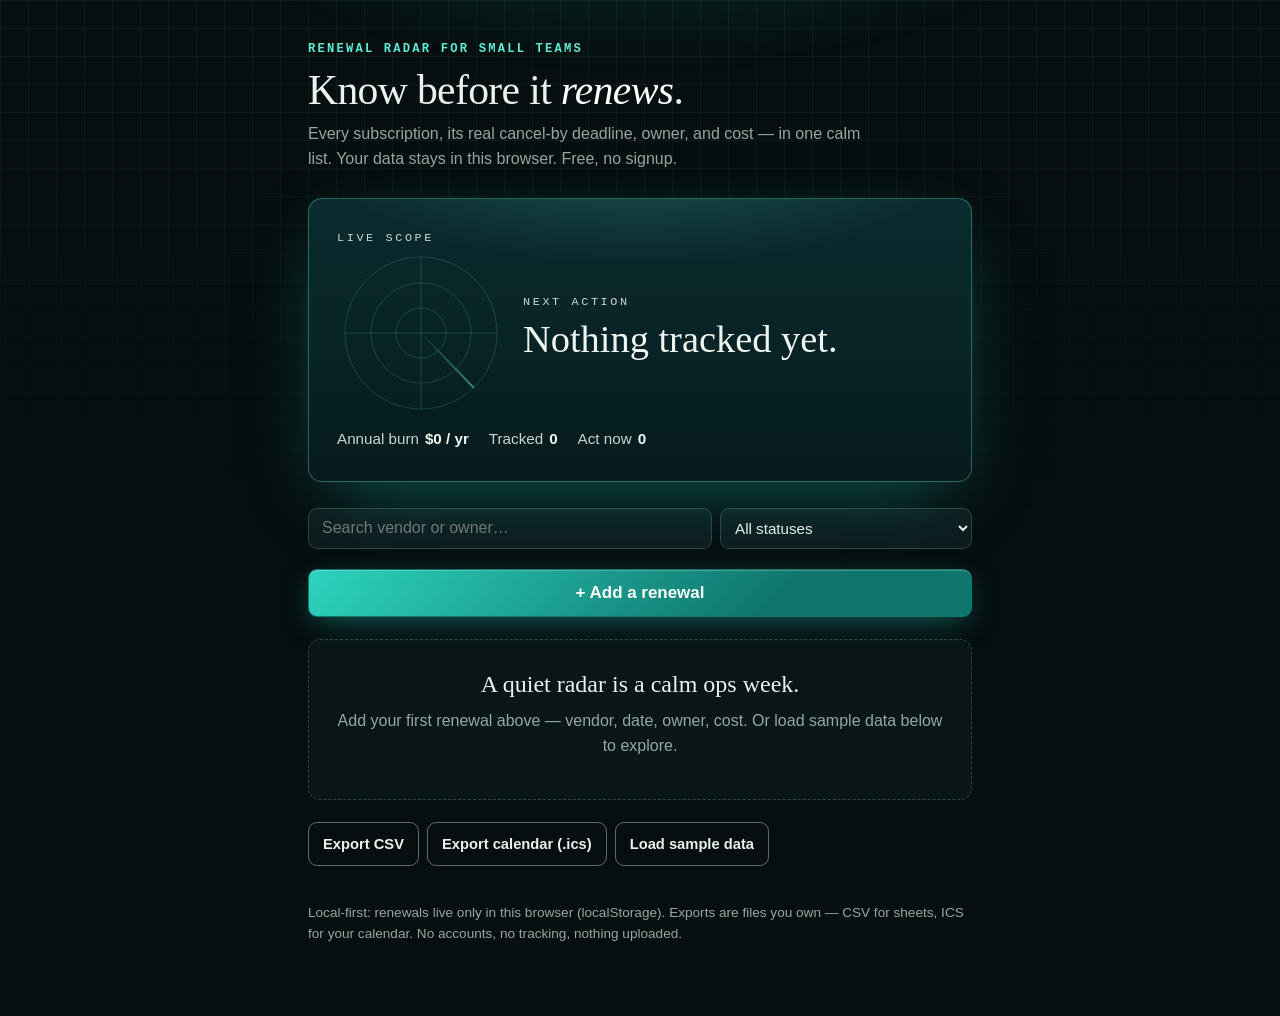
<file: products/renewal-tracker/index.html>
<!DOCTYPE html>
<html lang="en">
<head>
<meta charset="utf-8">
<meta name="viewport" content="width=device-width, initial-scale=1">
<meta name="theme-color" content="#0a1210">
<title>Renewal Radar — Know before it renews</title>
<meta name="description" content="A lightweight renewal tracker for small teams. Renewal dates, cancel-by deadlines, owners, costs. Free, private, no signup.">
<link rel="icon" href="data:image/svg+xml,<svg xmlns='http://www.w3.org/2000/svg' viewBox='0 0 100 100'><text y='.9em' font-size='90'>◷</text></svg>">
<style>
:root{
  --ink:#e9f2ec; --paper:#060e0f; --card:#0c181a; --accent:#14b8a6; --accent-ink:#eef5ef;
  --muted:#93a8a0; --line:#1e3234; --wash:#122425; --radius:12px;
  --canvas:#060e0f; --canvas-ink:#e9f2ec; --canvas-muted:#93a8a0; --lume:#5eead4;
  --beam:#14b8a6; --beam-hi:#5eead4; --beam-edge:#0f766e; --placeholder:#a09a89;
  --amber:#d9930d; --amber-bg:#fdf3df; --red:#b3261e; --red-bg:#fdecea;
  --serif:Georgia,"Times New Roman",serif;
  --sans:-apple-system,BlinkMacSystemFont,"Segoe UI",Roboto,Helvetica,Arial,sans-serif;
  --mono:ui-monospace,SFMono-Regular,Menlo,Consolas,monospace;
}
*{box-sizing:border-box}
body{margin:0;background:var(--canvas);color:var(--canvas-ink);font-family:var(--sans);line-height:1.55}
main{max-width:700px;margin:0 auto;padding:28px 18px 72px;position:relative;z-index:1}
body.bg-grid::before{content:"";position:fixed;inset:0;pointer-events:none;z-index:0;background-image:linear-gradient(rgba(94,234,212,.07) 1px,transparent 1px),linear-gradient(90deg,rgba(94,234,212,.07) 1px,transparent 1px);background-size:28px 28px;-webkit-mask-image:linear-gradient(#000 0%,transparent 60%);mask-image:linear-gradient(#000 0%,transparent 60%)}
body.bg-grid::after{content:"";position:fixed;inset:0;pointer-events:none;z-index:0;background:radial-gradient(600px 220px at 50% -80px,rgba(20,184,166,.16),transparent 70%);-webkit-mask-image:linear-gradient(#000 0%,transparent 50%);mask-image:linear-gradient(#000 0%,transparent 50%)}
.eyebrow{font-family:var(--mono);font-size:.76rem;letter-spacing:.18em;text-transform:uppercase;color:var(--lume);font-weight:700;margin:0 0 8px}
h1{font-family:var(--serif);font-weight:400;font-size:2.05rem;line-height:1.14;margin:0 0 8px;letter-spacing:-.015em}
h1 em{font-style:italic;color:#fff}
.sub{color:var(--canvas-muted);margin:0 0 4px;max-width:36em}
h1{text-wrap:balance}
/* next-action vault */
#vault{position:relative;background:linear-gradient(180deg,#0b2b2e 0%,#082225 55%,#061a1c 100%);color:var(--accent-ink);border-radius:14px;padding:24px 22px;margin:26px 0;border:1px solid rgba(94,234,212,.35);box-shadow:0 24px 70px -24px rgba(20,184,166,.5);overflow:hidden}
#vault::before{content:"";position:absolute;inset:0;background:radial-gradient(480px 180px at 50% -60px,rgba(94,234,212,.22),transparent 70%);pointer-events:none}
.v-kicker{font-family:var(--mono);font-size:.74rem;letter-spacing:.22em;text-transform:uppercase;opacity:.85;margin:0 0 2px}
.v-flex{display:flex;gap:18px;align-items:center}
#scope{flex:0 0 auto;width:168px;height:168px;border-radius:50%;cursor:crosshair}
.v-text{min-width:0}
.v-big{font-family:var(--serif);font-size:1.7rem;line-height:1.15;margin:.15em 0 .3em}
@media (max-width:520px){.v-flex{flex-direction:column;align-items:flex-start}#scope{width:140px;height:140px}}
.card.flash{outline:2px solid var(--lume);outline-offset:2px}
.v-big strong{font-variant-numeric:tabular-nums}
.v-rows{display:flex;flex-wrap:wrap;gap:8px 20px;margin-top:10px;font-variant-numeric:tabular-nums}
.v-rows div{font-size:.95rem}
.v-rows span{opacity:.85;margin-right:6px}
/* toolbar */
.toolbar{display:flex;flex-wrap:wrap;gap:8px;margin:20px 0 6px}
.toolbar input[type=search]{flex:2 1 180px;padding:10px 13px;font-size:1rem;border:1px solid #2a4447;border-radius:9px;background:#0d1b1e;color:var(--canvas-ink)}
.toolbar select{flex:1 1 140px;padding:10px;font-size:.95rem;border:1px solid #2a4447;border-radius:9px;background:#0d1b1e;color:var(--canvas-ink)}
button{cursor:pointer;font-size:1rem;border-radius:9px;touch-action:manipulation;min-height:44px}
button.calculate{border:1px solid var(--beam-edge);background:linear-gradient(135deg,#2dd4bf 0%,#0f766e 70%);color:#fff;padding:13px 16px;margin-top:14px;width:100%;font-weight:700;font-size:1.06rem;box-shadow:0 8px 32px -8px rgba(20,184,166,.55),inset 0 1px 0 rgba(255,255,255,.22)}
button.calculate:hover{background:linear-gradient(135deg,#5eead4 0%,#0f766e 75%)}
button.calculate:active{transform:scale(.985)}
button.calculate:focus-visible{outline:3px solid var(--lume);outline-offset:2px}
.ghost{background:transparent;color:var(--canvas-ink);border:1px solid rgba(242,239,226,.4);padding:9px 14px;font-size:.92rem;font-weight:600}
.ghost:hover{background:rgba(242,239,226,.12)}
.ghost:focus-visible{outline:2px solid var(--lume);outline-offset:2px}
/* groups + cards */
section.group{margin:22px 0}
.group-h{font-family:var(--mono);font-size:.76rem;letter-spacing:.16em;text-transform:uppercase;color:var(--lume);margin:0 0 8px}
.card{background:linear-gradient(180deg,#0d1b1e,#0a1517);color:var(--ink);border:1px solid #22393c;border-radius:var(--radius);padding:12px 16px;margin:10px 0;box-shadow:0 14px 40px -18px rgba(0,0,0,.55)}
.card-top{display:flex;justify-content:space-between;gap:10px;align-items:baseline;flex-wrap:wrap}
.card-vendor{font-weight:700;font-size:1.05rem}
.card-cost{font-variant-numeric:tabular-nums;color:var(--muted);font-size:.95rem}
.card-meta{font-size:.9rem;color:var(--muted);margin:4px 0 0;font-variant-numeric:tabular-nums}
.card-meta b{color:var(--ink)}
.pill{display:inline-block;font-family:var(--mono);font-size:.72rem;letter-spacing:.1em;text-transform:uppercase;border-radius:999px;padding:2px 10px;white-space:nowrap}
.pill.act{background:var(--amber-bg);color:#7a5200;border:1px solid var(--amber)}
.pill.over{background:var(--red-bg);color:var(--red);border:1px solid var(--red)}
.pill.later{background:#eef5ef;color:var(--accent);border:1px solid var(--accent)}
.pill.unsure{background:transparent;color:var(--muted);border:1px dashed var(--muted)}
.card-actions{display:flex;gap:8px;margin-top:10px;flex-wrap:wrap}
.card-actions button{flex:1 1 100px;background:rgba(94,234,212,.06);color:var(--ink);border:1px solid #2a4447;padding:7px 10px;font-size:.88rem;font-weight:600;min-height:40px}
.card-actions button:hover{background:rgba(94,234,212,.14)}
 .card-actions button:focus-visible{outline:2px solid var(--lume);outline-offset:2px}
.empty{background:#0a1517;color:var(--canvas-ink);border:1px dashed #2a4447;border-radius:var(--radius);padding:26px 22px;margin:22px 0;text-align:center}
.empty h2{font-family:var(--serif);font-weight:400;margin:0 0 6px}
 .empty p{color:var(--canvas-muted);margin:0 0 14px}
.empty button{background:transparent;color:var(--canvas-ink);border:1px solid #2a4447;padding:9px 16px;font-weight:600}
.sample-note{font-family:var(--mono);font-size:.72rem;letter-spacing:.08em;color:var(--canvas-muted);text-transform:uppercase}
/* dialog form */
dialog{border:1px solid #2a4447;border-radius:14px;padding:22px;max-width:480px;width:calc(100% - 36px);background:#0d1b1e;color:var(--canvas-ink)}
dialog::backdrop{background:rgba(10,18,16,.6)}
dialog h2{font-family:var(--serif);font-weight:400;margin:0 0 4px}
dialog label{display:block;font-weight:600;margin:12px 0 4px;font-size:.95rem}
dialog input,dialog select,dialog textarea{width:100%;padding:10px 12px;font-size:1rem;border:1px solid #2a4447;border-radius:9px;background:#060e0f;color:var(--canvas-ink);font-family:var(--sans);color-scheme:dark}
dialog input:focus-visible,dialog select:focus-visible,dialog textarea:focus-visible{outline:2px solid var(--lume);outline-offset:1px}
.row2{display:flex;gap:10px}
.row2>div{flex:1}
.check{display:flex;gap:8px;align-items:flex-start;font-weight:400;font-size:.92rem}
.check input{width:auto;margin-top:5px}
.dlg-actions{display:flex;gap:8px;margin-top:16px}
.dlg-actions button{flex:1}
.btn-primary{background:var(--accent);color:#fff;border:1px solid var(--accent);font-weight:700;padding:11px}
.btn-secondary{background:transparent;color:var(--canvas-ink);border:1px solid #2a4447;padding:11px;font-weight:600}
footer{color:var(--canvas-muted);font-size:.85rem;margin-top:36px}
@media (min-width:760px){h1{font-size:2.6rem}main{padding-top:40px}#vault{padding:30px 28px}.v-big{font-size:2.4rem}}
@media (prefers-reduced-motion:no-preference){main>header,main>.eyebrow,main>h1,main>.sub{animation:enter .5s ease-out backwards}}
@keyframes enter{from{opacity:0;transform:translateY(10px)}to{opacity:1;transform:none}}
@media (prefers-reduced-motion:reduce){*{transition:none!important;animation:none!important}}
</style>
</head>
<body class="bg-grid">
<main>
<p class="eyebrow">Renewal radar for small teams</p>
<h1>Know before it <em>renews</em>.</h1>
<p class="sub">Every subscription, its real cancel-by deadline, owner, and cost — in one calm list. Your data stays in this browser. Free, no signup.</p>

<section id="vault" aria-live="polite" aria-label="Next renewal action">
<p class="v-kicker">Live scope</p>
<div class="v-flex">
<canvas id="scope" width="336" height="336" aria-label="Radar scope of renewal deadlines. Each blip is a renewal; closer to center means sooner." role="img"></canvas>
<div class="v-text">
<p class="v-kicker">Next action</p>
<div class="v-big" id="v-big">—</div>
</div>
</div>
<div class="v-rows">
<div><span>Annual burn</span><strong id="v-burn">—</strong></div>
<div><span>Tracked</span><strong id="v-count">—</strong></div>
<div><span>Act now</span><strong id="v-act">—</strong></div>
</div>
</section>

<div class="toolbar" role="search">
<input type="search" id="q" placeholder="Search vendor or owner…" aria-label="Search renewals">
<select id="f" aria-label="Filter by status">
<option value="">All statuses</option>
<option value="act">Act now</option>
<option value="upcoming">Upcoming</option>
<option value="later">Later</option>
<option value="overdue">Overdue</option>
<option value="unsure">Unsure</option>
<option value="archived">Archived</option>
</select>
</div>

<button type="button" class="calculate" id="btn-add">+ Add a renewal</button>

<div id="sample-bar" hidden>
<p class="sample-note">Sample data shown — <button type="button" class="ghost" id="btn-clear-samples" style="min-height:32px;padding:2px 10px;font-size:.8rem">clear samples</button> <button type="button" class="ghost" id="btn-hide-bar" style="min-height:32px;padding:2px 10px;font-size:.8rem">dismiss</button></p>
</div>

<div id="list" aria-live="polite"></div>

<div class="toolbar">
<button type="button" class="ghost" id="btn-csv">Export CSV</button>
<button type="button" class="ghost" id="btn-ics">Export calendar (.ics)</button>
<button type="button" class="ghost" id="btn-samples">Load sample data</button>
</div>

<footer>Local-first: renewals live only in this browser (localStorage). Exports are files you own — CSV for sheets, ICS for your calendar. No accounts, no tracking, nothing uploaded.</footer>
</main>

<dialog id="dlg" aria-labelledby="dlg-h">
<h2 id="dlg-h">Add a renewal</h2>
<form id="form" method="dialog">
<input type="hidden" id="f-id">
<label for="f-vendor">Vendor / product *</label>
<input id="f-vendor" required maxlength="80" placeholder="e.g. Figma" autocomplete="off">
<div class="row2">
<div><label for="f-renewal">Renewal date</label><input id="f-renewal" type="date"></div>
<div><label for="f-notice">Notice needed (days)</label><input id="f-notice" type="number" min="0" max="365" placeholder="30"></div>
</div>
<div class="row2">
<div><label for="f-cost">Cost</label><input id="f-cost" type="number" min="0" step="0.01" placeholder="e.g. 150"></div>
<div><label for="f-cadence">Billing cadence</label><select id="f-cadence"><option value="annual">annual</option><option value="monthly">monthly</option><option value="quarterly">quarterly</option><option value="one-time">one-time</option></select></div>
</div>
<label for="f-owner">Owner</label>
<input id="f-owner" maxlength="60" placeholder="e.g. Priya" autocomplete="off">
<label for="f-notes">Notes</label>
<textarea id="f-notes" rows="2" maxlength="300" placeholder="e.g. 60-day notice in MSA §8; talk to rep about seats"></textarea>
<div class="row2">
<div><label for="f-status">Status</label><select id="f-status"><option value="active">active</option><option value="trial">trial</option><option value="cancelled">cancelled</option><option value="archived">archived</option></select></div>
<div style="align-self:end"><label class="check"><input type="checkbox" id="f-unsure"> I'm unsure about these dates</label></div>
</div>
<p class="card-meta" id="f-hint"></p>
<div class="dlg-actions">
<button type="submit" class="btn-primary" id="btn-save">Save renewal</button>
<button type="button" class="btn-secondary" id="btn-cancel">Cancel</button>
</div>
</form>
</dialog>

<script>
"use strict";
var KEY='rt_renewals_v1';
function uid(){ return 'r'+Date.now().toString(36)+Math.floor(Math.random()*1e4).toString(36); }
function load(){ try{ var v=JSON.parse(localStorage.getItem(KEY)||'[]'); return Array.isArray(v)?v:[]; }catch(_){ return []; } }
function save(a){ try{ localStorage.setItem(KEY,JSON.stringify(a)); }catch(_){} }
function dstr(d){ return d.getFullYear()+'-'+String(d.getMonth()+1).padStart(2,'0')+'-'+String(d.getDate()).padStart(2,'0'); }
function today(){ var n=new Date(); return new Date(n.getFullYear(),n.getMonth(),n.getDate()); }
function parseDate(s){ if(!s) return null; var p=s.split('-'); if(p.length!==3) return null;
  var d=new Date(+p[0],+p[1]-1,+p[2]); return isNaN(d)?null:d; }
function fmtDate(d){ return d?d.toLocaleDateString(undefined,{month:'short',day:'numeric',year:'numeric'}):'—'; }
function daysUntil(d){ if(!d) return null; return Math.round((d-today())/86400000); }
function annualize(cost,cad){ cost=+cost||0;
  if(cad==='monthly') return cost*12; if(cad==='quarterly') return cost*4;
  if(cad==='one-time') return cost; return cost; }
function money(n){ return '$'+n.toFixed(n<100&&n%1!==0?2:0).replace(/\B(?=(\d{3})+(?!\d))/g,','); }
function cancelBy(r){ var rd=parseDate(r.renewal); if(!rd) return null;
  var n=(r.notice===''||r.notice==null)?30:+r.notice; var d=new Date(rd); d.setDate(d.getDate()-n); return d; }
function isUnsure(r){ return !!r.unsure || !r.renewal; }
function urgency(r){
  if(r.status==='archived'||r.status==='cancelled') return 'archived';
  if(isUnsure(r)) return 'unsure';
  var rd=parseDate(r.renewal), dr=daysUntil(rd), cb=cancelBy(r), dc=daysUntil(cb);
  if(dr<0) return 'overdue';
  if(dc!==null&&dc<=14) return 'act';
  if(dr!==null&&dr<=60) return 'upcoming';
  return 'later';
}
var GROUPS=[['act','Act now — cancellation window open or near'],['overdue','Overdue'],['upcoming','Upcoming (60 days)'],['later','Later'],['unsure','Unsure dates']];
var PILL={act:['act','ACT'],overdue:['over','OVERDUE'],upcoming:['later','UPCOMING'],later:['later','LATER'],unsure:['unsure','UNSURE']};
function esc(s){ return String(s==null?'':s).replace(/[&<>"]/g,function(c){return {'&':'&amp;','<':'&lt;','>':'&gt;','"':'&quot;'}[c];}); }
function render(){
  var all=load(), q=document.getElementById('q').value.toLowerCase(), f=document.getElementById('f').value;
  var live=all.filter(function(r){return r.status!=='archived'&&r.status!=='cancelled';});
  // vault
  var dated=live.filter(function(r){return parseDate(r.renewal);}).sort(function(a,b){return parseDate(a.renewal)-parseDate(b.renewal);});
  var big=document.getElementById('v-big');
  if(!live.length){ big.textContent='Nothing tracked yet.'; }
  else if(!dated.length){ big.textContent='Add renewal dates to arm the radar.'; }
  else { var nx=dated[0], dr=daysUntil(parseDate(nx.renewal)), cb=cancelBy(nx);
    big.innerHTML=esc(nx.vendor)+' renews <strong>'+(dr<0?Math.abs(dr)+' days ago':dr===0?'today':'in '+dr+' days')+'</strong> — cancel by '+esc(fmtDate(cb))+'.'; }
  var burn=live.reduce(function(s,r){return s+annualize(r.cost,r.cadence);},0);
  document.getElementById('v-burn').textContent=money(burn)+' / yr';
  document.getElementById('v-count').textContent=live.length+'';
  document.getElementById('v-act').textContent=live.filter(function(r){var u=urgency(r);return u==='act'||u==='overdue';}).length+'';
  // list
  var box=document.getElementById('list'); box.innerHTML='';
  var shown=0;
  GROUPS.forEach(function(g){
    var items=all.filter(function(r){return urgency(r)===g[0];}).filter(function(r){
      if(f&&urgency(r)!==f&&!(f==='archived')) return false;
      if(q&&(r.vendor+' '+(r.owner||'')).toLowerCase().indexOf(q)<0) return false; return true; });
    if(f==='archived'){ items=all.filter(function(r){return r.status==='archived'||r.status==='cancelled';}).filter(function(r){
      if(q&&(r.vendor+' '+(r.owner||'')).toLowerCase().indexOf(q)<0) return false; return true; }); }
    if(!items.length) return; shown+=items.length;
    var sec=document.createElement('section'); sec.className='group';
    sec.innerHTML='<p class="group-h">'+esc(g[1])+' · '+items.length+'</p>';
    items.sort(function(a,b){var da=parseDate(a.renewal),db=parseDate(b.renewal);
      if(!da&&!db) return 0; if(!da) return 1; if(!db) return -1; return da-db;});
    items.forEach(function(r){ sec.appendChild(card(r)); });
    box.appendChild(sec);
  });
  if(f===''&&!all.filter(function(r){return r.status!=='archived'&&r.status!=='cancelled';}).length&&!q){
    var em=document.createElement('div'); em.className='empty';
    em.innerHTML='<h2>A quiet radar is a calm ops week.</h2><p>Add your first renewal above — vendor, date, owner, cost. Or load sample data below to explore.</p>';
    box.appendChild(em);
  } else if(!shown&&all.length){
    var nm=document.createElement('div'); nm.className='empty';
    nm.innerHTML='<h2>No matches.</h2><p>Try a different search or filter.</p>'; box.appendChild(nm);
  }
  var hasSamples=all.some(function(r){return r.sample;});
  document.getElementById('sample-bar').hidden=!hasSamples;
}
function card(r){
  var u=urgency(r), p=PILL[u]||PILL.later, cb=cancelBy(r), rd=parseDate(r.renewal), dr=daysUntil(rd);
  var el=document.createElement('article'); el.className='card'; el.id='card-'+r.id;
  var when=r.renewal?('Renews <b>'+esc(fmtDate(rd))+'</b> ('+(dr<0?Math.abs(dr)+'d overdue':dr===0?'today':'in '+dr+'d')+')'):'No renewal date';
  var cby=cb?(' · cancel by <b>'+esc(fmtDate(cb))+'</b>'):'';
  var cost=(+r.cost>0)?money(+r.cost)+' / '+esc(r.cadence||'annual'):'no cost set';
  el.innerHTML='<div class="card-top"><span class="card-vendor">'+esc(r.vendor)+'</span>'+
    '<span class="pill '+p[0]+'">'+p[1]+'</span></div>'+
    '<p class="card-meta">'+when+cby+'</p>'+
    '<p class="card-meta">'+esc(cost)+(r.owner?' · owner <b>'+esc(r.owner)+'</b>':'')+
    (r.status&&r.status!=='active'?' · '+esc(r.status):'')+(r.sample?' · sample':'')+'</p>'+
    (r.notes?'<p class="card-meta">'+esc(r.notes)+'</p>':'');
  var acts=document.createElement('div'); acts.className='card-actions';
  [['Edit',function(){openForm(r);}],[(r.status==='archived'||r.status==='cancelled')?'Restore':'Archive',function(){toggleArchive(r.id);}],['Delete',function(){del(r.id);}]]
  .forEach(function(b){var btn=document.createElement('button');btn.type='button';btn.textContent=b[0];
    btn.setAttribute('aria-label',b[0]+' '+r.vendor);btn.addEventListener('click',b[1]);acts.appendChild(btn);});
  el.appendChild(acts); return el;
}
function toggleArchive(id){ var a=load(),r=a.filter(function(x){return x.id===id;})[0]; if(!r) return;
  r.status=(r.status==='archived')?'active':'archived'; save(a); render(); }
function del(id){ var r=load().filter(function(x){return x.id===id;})[0]; if(!r) return;
  if(!window.confirm('Delete "'+r.vendor+'"? This cannot be undone.')) return;
  save(load().filter(function(x){return x.id!==id;})); render(); }
var dlg=document.getElementById('dlg');
function openForm(r){
  document.getElementById('dlg-h').textContent=r?'Edit renewal':'Add a renewal';
  document.getElementById('f-id').value=r?r.id:'';
  document.getElementById('f-vendor').value=r?r.vendor:'';
  document.getElementById('f-renewal').value=r?(r.renewal||''):'';
  document.getElementById('f-notice').value=r?(r.notice===''||r.notice==null?'':r.notice):'';
  document.getElementById('f-cost').value=r?(r.cost||''):'';
  document.getElementById('f-cadence').value=r?(r.cadence||'annual'):'annual';
  document.getElementById('f-owner').value=r?(r.owner||''):'';
  document.getElementById('f-notes').value=r?(r.notes||''):'';
  document.getElementById('f-status').value=r?(r.status||'active'):'active';
  document.getElementById('f-unsure').checked=r?!!r.unsureManual:false;
  document.getElementById('f-hint').textContent='Cancel-by date is computed: renewal minus notice days (30 assumed when blank, flagged unsure).';
  if(typeof dlg.showModal==='function') dlg.showModal();
}
document.getElementById('btn-add').addEventListener('click',function(){openForm(null);});
document.getElementById('btn-cancel').addEventListener('click',function(){dlg.close();});
document.getElementById('form').addEventListener('submit',function(ev){
  var vendor=document.getElementById('f-vendor').value.trim();
  if(!vendor){ ev.preventDefault(); return; } // native required handles UI; dialog method=dialog would bypass — double-guard
  var a=load(), id=document.getElementById('f-id').value;
  var rec={id:id||uid(),
    vendor:vendor,
    renewal:document.getElementById('f-renewal').value||'',
    notice:document.getElementById('f-notice').value===''? '':+document.getElementById('f-notice').value,
    cost:document.getElementById('f-cost').value===''?0:+document.getElementById('f-cost').value,
    cadence:document.getElementById('f-cadence').value,
    owner:document.getElementById('f-owner').value.trim(),
    notes:document.getElementById('f-notes').value.trim(),
    status:document.getElementById('f-status').value,
    unsureManual:document.getElementById('f-unsure').checked,
    unsure:false, sample:false};
  rec.unsure=rec.unsureManual||!rec.renewal;
  if(id){ var i=a.findIndex(function(x){return x.id===id;}); if(i>-1){rec.sample=!!a[i].sample;a[i]=rec;} }
  else a.push(rec);
  save(a); render();
});
document.getElementById('q').addEventListener('input',render);
document.getElementById('f').addEventListener('change',render);
function icsDate(d){ return d.getFullYear()+String(d.getMonth()+1).padStart(2,'0')+String(d.getDate()).padStart(2,'0'); }
function icsEsc(s){ return String(s).replace(/\\/g,'\\\\').replace(/;/g,'\\;').replace(/,/g,'\\,').replace(/\n/g,'\\n'); }
function download(name,text,type){ var b=new Blob([text],{type:type}); var a=document.createElement('a');
  a.href=URL.createObjectURL(b); a.download=name; document.body.appendChild(a); a.click();
  setTimeout(function(){URL.revokeObjectURL(a.href);a.remove();},500); }
document.getElementById('btn-csv').addEventListener('click',function(){
  var rows=[['vendor','renewal_date','cancel_by','notice_days','cost','cadence','owner','status','notes']];
  load().forEach(function(r){var cb=cancelBy(r);
    rows.push([r.vendor,r.renewal||'',cb?dstr(cb):'',r.notice===''?'30(default)':r.notice,r.cost,r.cadence,r.owner||'',r.status,(r.notes||'').replace(/\n/g,' ')]);});
  download('renewals.csv',rows.map(function(x){return x.map(function(c){return '"'+String(c).replace(/"/g,'""')+'"';}).join(',');}).join('\n'),'text/csv');
});
document.getElementById('btn-ics').addEventListener('click',function(){
  var lines=['BEGIN:VCALENDAR','VERSION:2.0','PRODID:-//renewal-radar//local//EN'];
  load().filter(function(r){return r.status!=='archived'&&r.status!=='cancelled'&&parseDate(r.renewal);}).forEach(function(r){
    var rd=parseDate(r.renewal), cb=cancelBy(r);
    lines.push('BEGIN:VEVENT','UID:'+r.id+'-cancel@local','DTSTAMP:'+icsDate(today())+'T000000',
      'DTSTART;VALUE=DATE:'+icsDate(cb),'SUMMARY:'+icsEsc('Act: '+r.vendor+' cancel-by ' +fmtDate(cb)),
      'DESCRIPTION:'+icsEsc(r.vendor+' renews '+fmtDate(rd)+(r.owner?' · owner '+r.owner:'')),'BEGIN:VALARM','TRIGGER:-P7D','ACTION:DISPLAY','END:VALARM','END:VEVENT');
    lines.push('BEGIN:VEVENT','UID:'+r.id+'-renew@local','DTSTAMP:'+icsDate(today())+'T000000',
      'DTSTART;VALUE=DATE:'+icsDate(rd),'SUMMARY:'+icsEsc(r.vendor+' renews'),'END:VEVENT');
  });
  lines.push('END:VCALENDAR');
  download('renewals.ics',lines.join('\r\n'),'text/calendar');
});
function samples(){
  function off(n){var d=today();d.setDate(d.getDate()+n);return dstr(d);}
  return [
    {id:uid(),vendor:'Figma',renewal:off(9),notice:30,cost:180,cadence:'annual',owner:'Priya',notes:'Design seats; 30-day notice in MSA.',status:'active',unsureManual:false,unsure:false,sample:true},
    {id:uid(),vendor:'Datadog',renewal:off(-6),notice:60,cost:450,cadence:'monthly',owner:'Sam',notes:'Overrun from last quarter.',status:'active',unsureManual:false,unsure:false,sample:true},
    {id:uid(),vendor:'Notion',renewal:off(45),notice:30,cost:120,cadence:'annual',owner:'',notes:'',status:'active',unsureManual:false,unsure:false,sample:true},
    {id:uid(),vendor:'Old CI tool',renewal:'',notice:'',cost:0,cadence:'annual',owner:'',notes:'Do we still use this?',status:'active',unsureManual:true,unsure:true,sample:true}
  ];
}
document.getElementById('btn-samples').addEventListener('click',function(){
  var a=load(); if(a.some(function(r){return r.sample;})){render();return;}
  save(a.concat(samples())); render();
});
document.getElementById('btn-clear-samples').addEventListener('click',function(){
  save(load().filter(function(r){return !r.sample;})); render();});
document.getElementById('btn-hide-bar').addEventListener('click',function(){
  document.getElementById('sample-bar').hidden=true;});
/* ---- radar scope: renewals as blips, radius = days out (max ring 90d) ---- */
var scope=document.getElementById('scope'), sctx=scope.getContext('2d'), sweep=0, blips=[],
    RM=window.matchMedia&&window.matchMedia('(prefers-reduced-motion: reduce)').matches;
function hash(s){var h=0;for(var i=0;i<s.length;i++){h=(h*31+s.charCodeAt(i))|0;}return Math.abs(h);}
function scopeBlips(){
  var all=load().filter(function(r){return r.status!=='archived'&&r.status!=='cancelled'&&parseDate(r.renewal);});
  blips=all.map(function(r){
    var dr=Math.max(0,daysUntil(parseDate(r.renewal))), u=urgency(r),
        col=u==='overdue'?'#f87171':u==='act'?'#fbbf24':u==='upcoming'?'#5eead4':'#3b5b5e',
        ang=(hash(r.id)%628)/100;
    return {id:r.id,vendor:r.vendor,ang:ang,frac:Math.min(dr,90)/90,col:col,urg:u,pulse:u==='act'||u==='overdue'};
  });
}
function drawScope(){
  var W=scope.width,H=scope.height,cx=W/2,cy=H/2,R=W/2-8;
  sctx.clearRect(0,0,W,H);
  sctx.strokeStyle='rgba(94,234,212,.18)';sctx.lineWidth=1;
  [0.33,0.66,1].forEach(function(f){sctx.beginPath();sctx.arc(cx,cy,R*f,0,7);sctx.stroke();});
  sctx.beginPath();sctx.moveTo(cx-R,cy);sctx.lineTo(cx+R,cy);sctx.moveTo(cx,cy-R);sctx.lineTo(cx,cy+R);sctx.stroke();
  if(!RM){
    sctx.save();sctx.translate(cx,cy);sctx.rotate(sweep);
    var grad=sctx.createLinearGradient(0,0,R,0);
    grad.addColorStop(0,'rgba(94,234,212,0)');grad.addColorStop(1,'rgba(94,234,212,.5)');
    sctx.strokeStyle=grad;sctx.lineWidth=2;sctx.beginPath();sctx.moveTo(0,0);sctx.lineTo(R,0);sctx.stroke();sctx.restore(); }
  var t=Date.now()/1000;
  blips.forEach(function(b){
    var rr=6+(R-14)*b.frac, x=cx+Math.cos(b.ang)*rr, y=cy+Math.sin(b.ang)*rr;
    var glow=1, dA=((sweep-b.ang)%6.283+6.283)%6.283;
    if(!RM&&dA<1.2) glow=1+(1.2-dA)*1.6;
    var pr=b.pulse&&!RM?1+0.25*Math.sin(t*4):1;
    sctx.save();sctx.globalAlpha=Math.min(glow,2)/2;sctx.fillStyle=b.col;
    sctx.shadowColor=b.col;sctx.shadowBlur=8*pr;
    sctx.beginPath();sctx.arc(x,y,(b.urg==='act'||b.urg==='overdue'?4.5:3.5)*pr,0,7);sctx.fill();sctx.restore();
    b.px=x;b.py=y;
  });
}
function scopeLoop(){ if(RM) return; sweep+=0.012; if(sweep>6.283)sweep-=6.283; drawScope(); requestAnimationFrame(scopeLoop); }
function sizeScope(){ var r=scope.getBoundingClientRect(), dpr=window.devicePixelRatio||1;
  var s=Math.max(120,Math.min(200,r.width||168)); scope.width=s*dpr; scope.height=s*dpr;
  sctx.setTransform(dpr,0,0,dpr,0,0); scope.style.width=''; drawScope(); }
scope.addEventListener('click',function(ev){
  var r=scope.getBoundingClientRect(), dpr=window.devicePixelRatio||1,
      mx=(ev.clientX-r.left)*(scope.width/r.width)/dpr, my=(ev.clientY-r.top)*(scope.height/r.height)/dpr, best=null,bd=14;
  blips.forEach(function(b){var dx=(b.px/dpr)-mx,dy=(b.py/dpr)-my,dd=Math.sqrt(dx*dx+dy*dy);if(dd<bd){bd=dd;best=b;}});
  if(best){var el=document.getElementById('card-'+best.id);
    if(el){el.scrollIntoView({behavior:RM?'auto':'smooth',block:'center'});
      el.classList.add('flash');setTimeout(function(){el.classList.remove('flash');},1600);}}
});
window.addEventListener('resize',function(){sizeScope();});
var _render=render;
render=function(){ _render(); scopeBlips(); sizeScope(); };
render(); scopeLoop();
</script>
</body>
</html>
</file>
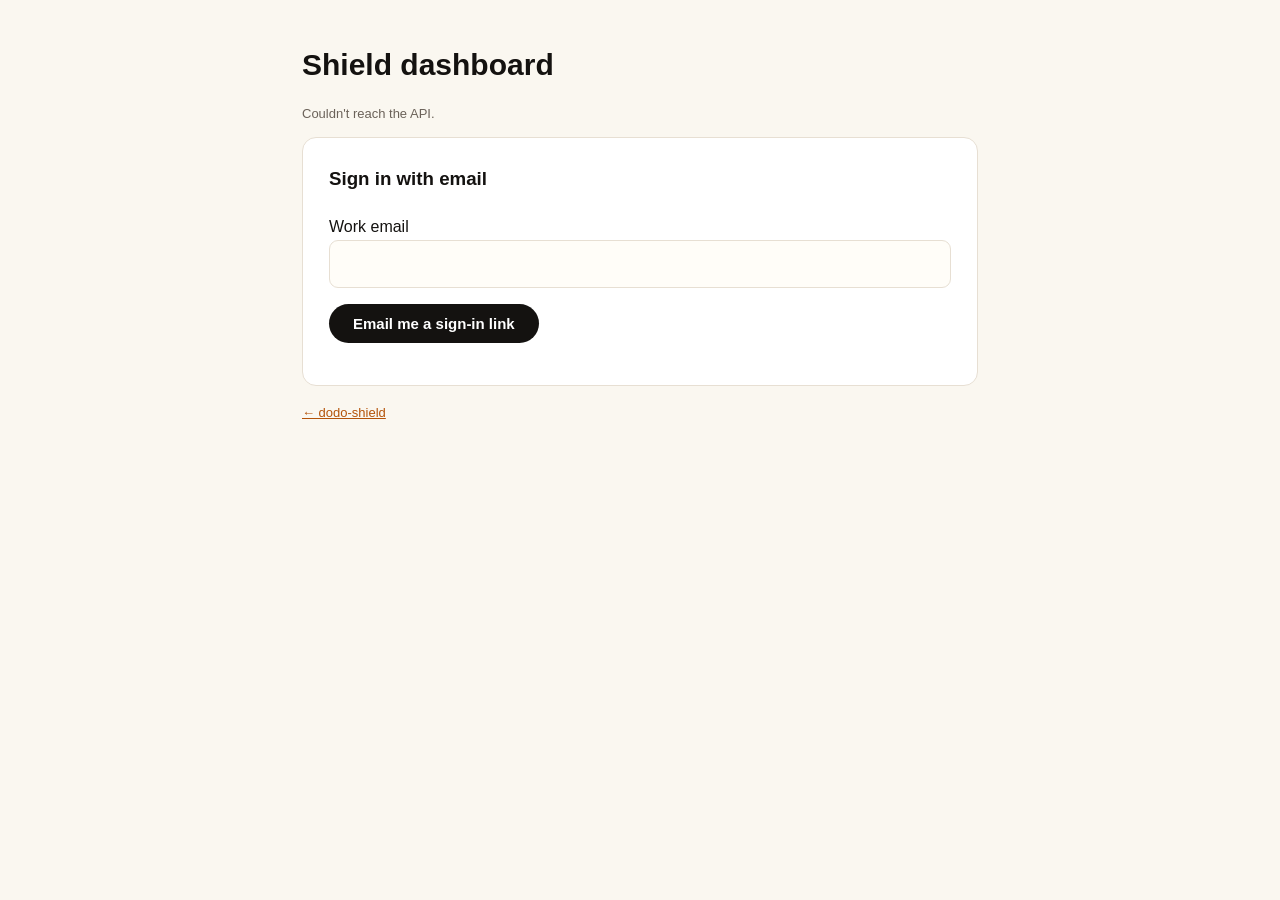
<file: products/dodo-shield/dash.html>
<!doctype html>
<html lang="en">
<head>
<meta charset="utf-8">
<meta name="viewport" content="width=device-width, initial-scale=1">
<title>Dashboard — Dodo Shield</title>
<meta name="theme-color" content="#FAF7F0">
<link rel="icon" href="data:image/svg+xml,%3Csvg xmlns='http://www.w3.org/2000/svg' viewBox='0 0 32 32'%3E%3Crect width='32' height='32' rx='7' fill='%23141210'/%3E%3Cpath d='M16 6l8 5v6c0 5-3.5 8-8 9-4.5-1-8-4-8-9v-6z' fill='none' stroke='%23FBD38D' stroke-width='2.4'/%3E%3C/svg%3E">
<style>
:root{--paper:#FAF7F0;--ink:#141210;--muted:#6B6259;--line:#E7DFD3;--amber:#B45309;--card:#fff}
*{box-sizing:border-box}body{margin:0;background:var(--paper);color:var(--ink);font:16px/1.65 -apple-system,BlinkMacSystemFont,"Segoe UI",sans-serif}
.wrap{max-width:720px;margin:0 auto;padding:40px 22px}
.card{background:var(--card);border:1px solid var(--line);border-radius:14px;padding:26px;margin-bottom:16px}
.mono{font-family:ui-monospace,SFMono-Regular,monospace;font-size:.86em}
.small{font-size:13px;color:var(--muted)}
.btn{display:inline-block;background:var(--ink);color:#fff;padding:11px 24px;border-radius:999px;border:0;font-weight:700;cursor:pointer;font-size:15px}
input{width:100%;padding:10px 12px;border:1px solid var(--line);border-radius:9px;font:inherit;background:#FFFDF8}
h1{font-size:30px;margin:0 0 6px}
.big{font-size:40px;font-weight:800}
.bar{height:10px;background:#EFE8D9;border-radius:999px;overflow:hidden;margin:10px 0}
.bar i{display:block;height:100%;background:var(--ink)}
a{color:var(--amber)}
</style>
</head>
<body><div class="wrap">
<h1>Shield dashboard</h1>
<p class="small" id="who">Checking session…</p>
<div class="card" id="login">
<h3 style="margin-top:0">Sign in with email</h3>
<label>Work email <input id="l_email" type="email" autocomplete="email"></label>
<p><button class="btn" id="l_go">Email me a sign-in link</button> <span class="small" id="l_msg" role="status"></span></p>
</div>
<div class="card" id="dash" hidden>
<p><strong id="d_email"></strong> · <span id="d_plan"></span></p>
<p class="big"><span id="d_used">0</span><span class="small"> / <span id="d_limit">100</span> protected payments (30-day rolling)</span></p>
<div class="bar"><i id="d_bar" style="width:0%"></i></div>
<p><strong>Your webhook URL</strong> — paste in Dodo Dashboard → Developer → Webhooks:</p>
<p class="mono" id="d_hook" style="background:#F5F0E6;padding:10px 14px;border-radius:9px;overflow-wrap:anywhere"></p>
<p class="small">Events to tick: payment.succeeded, payment.failed, dispute.opened/won/lost, refund.succeeded. Over quota? Checks pause until renewal — upgrade anytime.</p>
</div>
<p class="small"><a href="/">← dodo-shield</a></p>
</div>
<script>
const API="https://dodo-shield-api.aqeelbrh65.workers.dev";
const $=id=>document.getElementById(id);
$("l_go").onclick=async()=>{const m=$("l_msg");m.textContent="…";try{const r=await fetch(API+"/auth/request",{method:"POST",headers:{"content-type":"application/json"},body:JSON.stringify({email:$("l_email").value.trim()})});m.textContent=(await r.json()).ok?"✓ Check your inbox — link expires in 24h.":"Couldn't send — check the address."}catch{m.textContent="Network hiccup — try again."}};
(async()=>{try{const r=await fetch(API+"/me",{credentials:"include"});if(!r.ok){$("who").textContent="You're signed out.";return}const j=await r.json();$("who").textContent="Signed in.";$("login").hidden=true;$("dash").hidden=false;$("d_email").textContent=j.email;$("d_plan").textContent=j.plan+" · "+j.status;$("d_used").textContent=j.used;$("d_limit").textContent=j.limit;$("d_bar").style.width=Math.min(100,Math.round(j.used/j.limit*100))+"%";$("d_hook").textContent=j.hook_url}catch{$("who").textContent="Couldn't reach the API."}})();
</script>
</body>
</html>
</file>
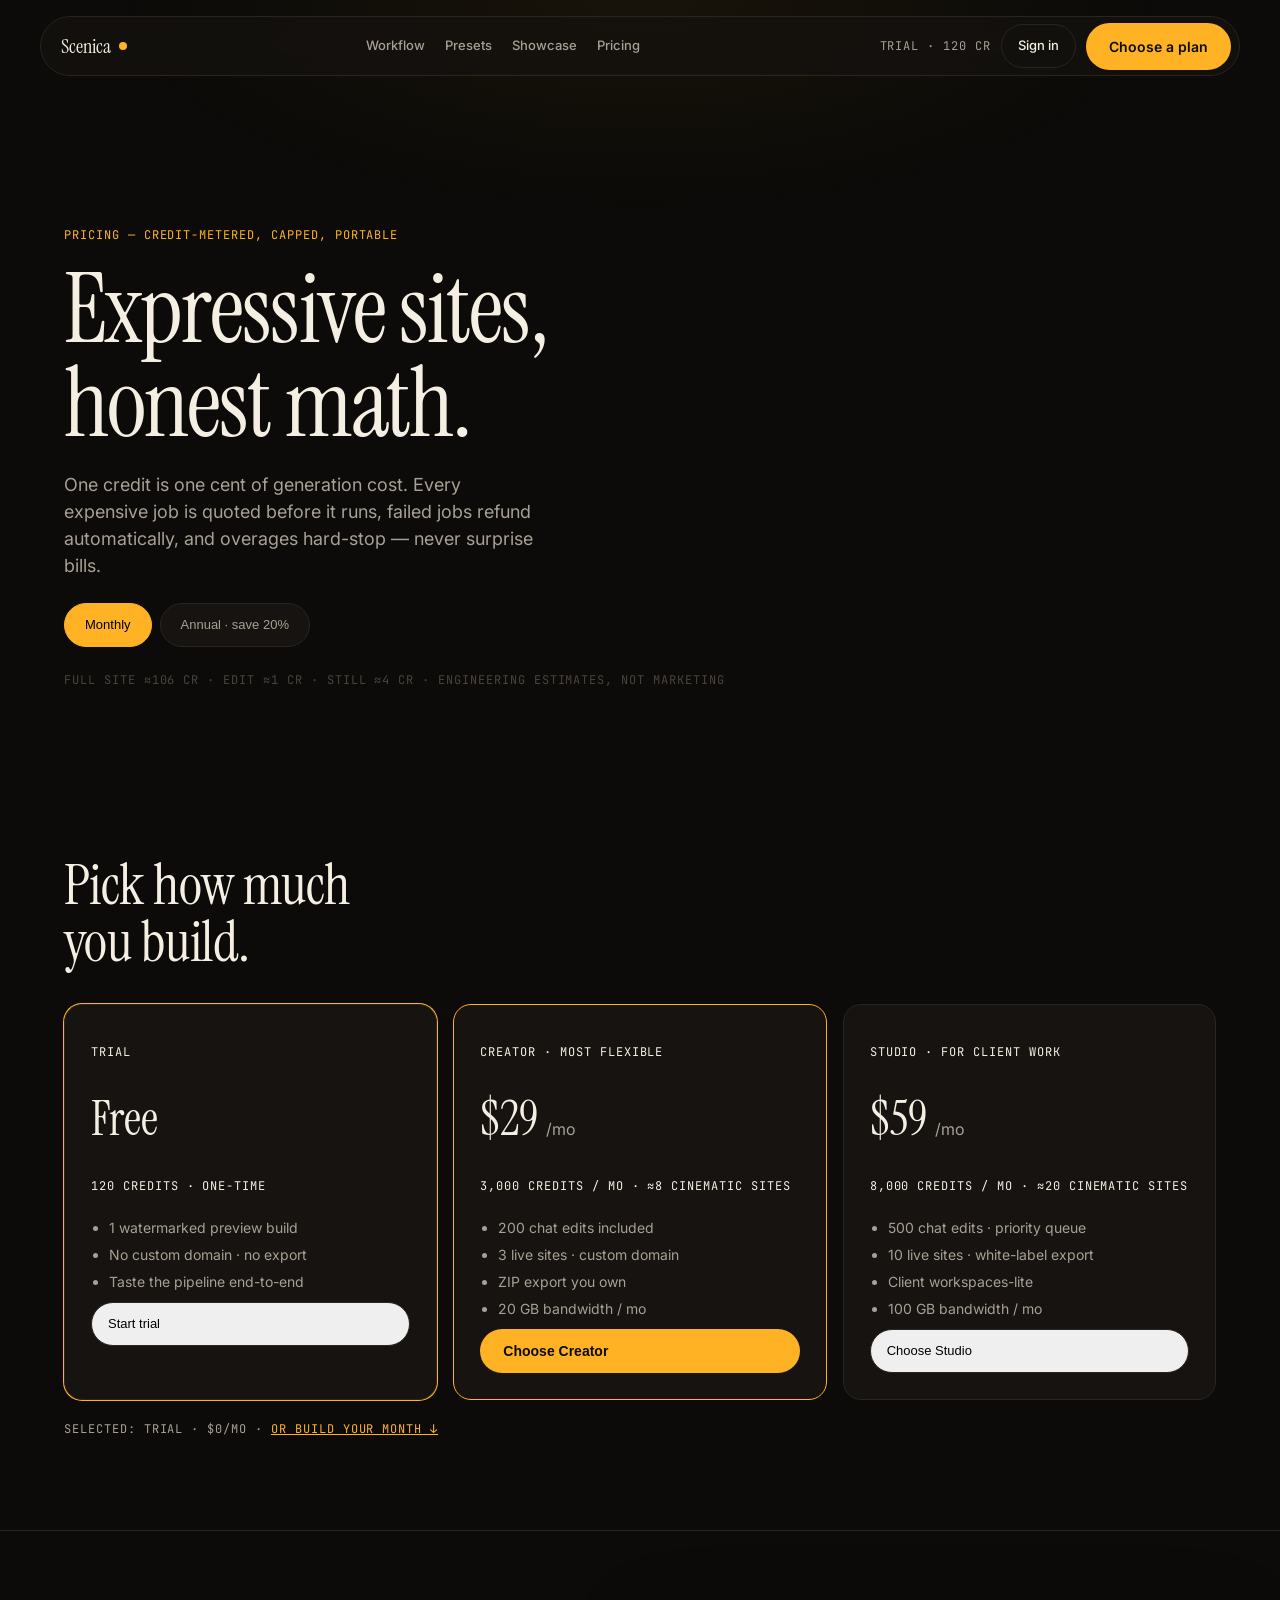
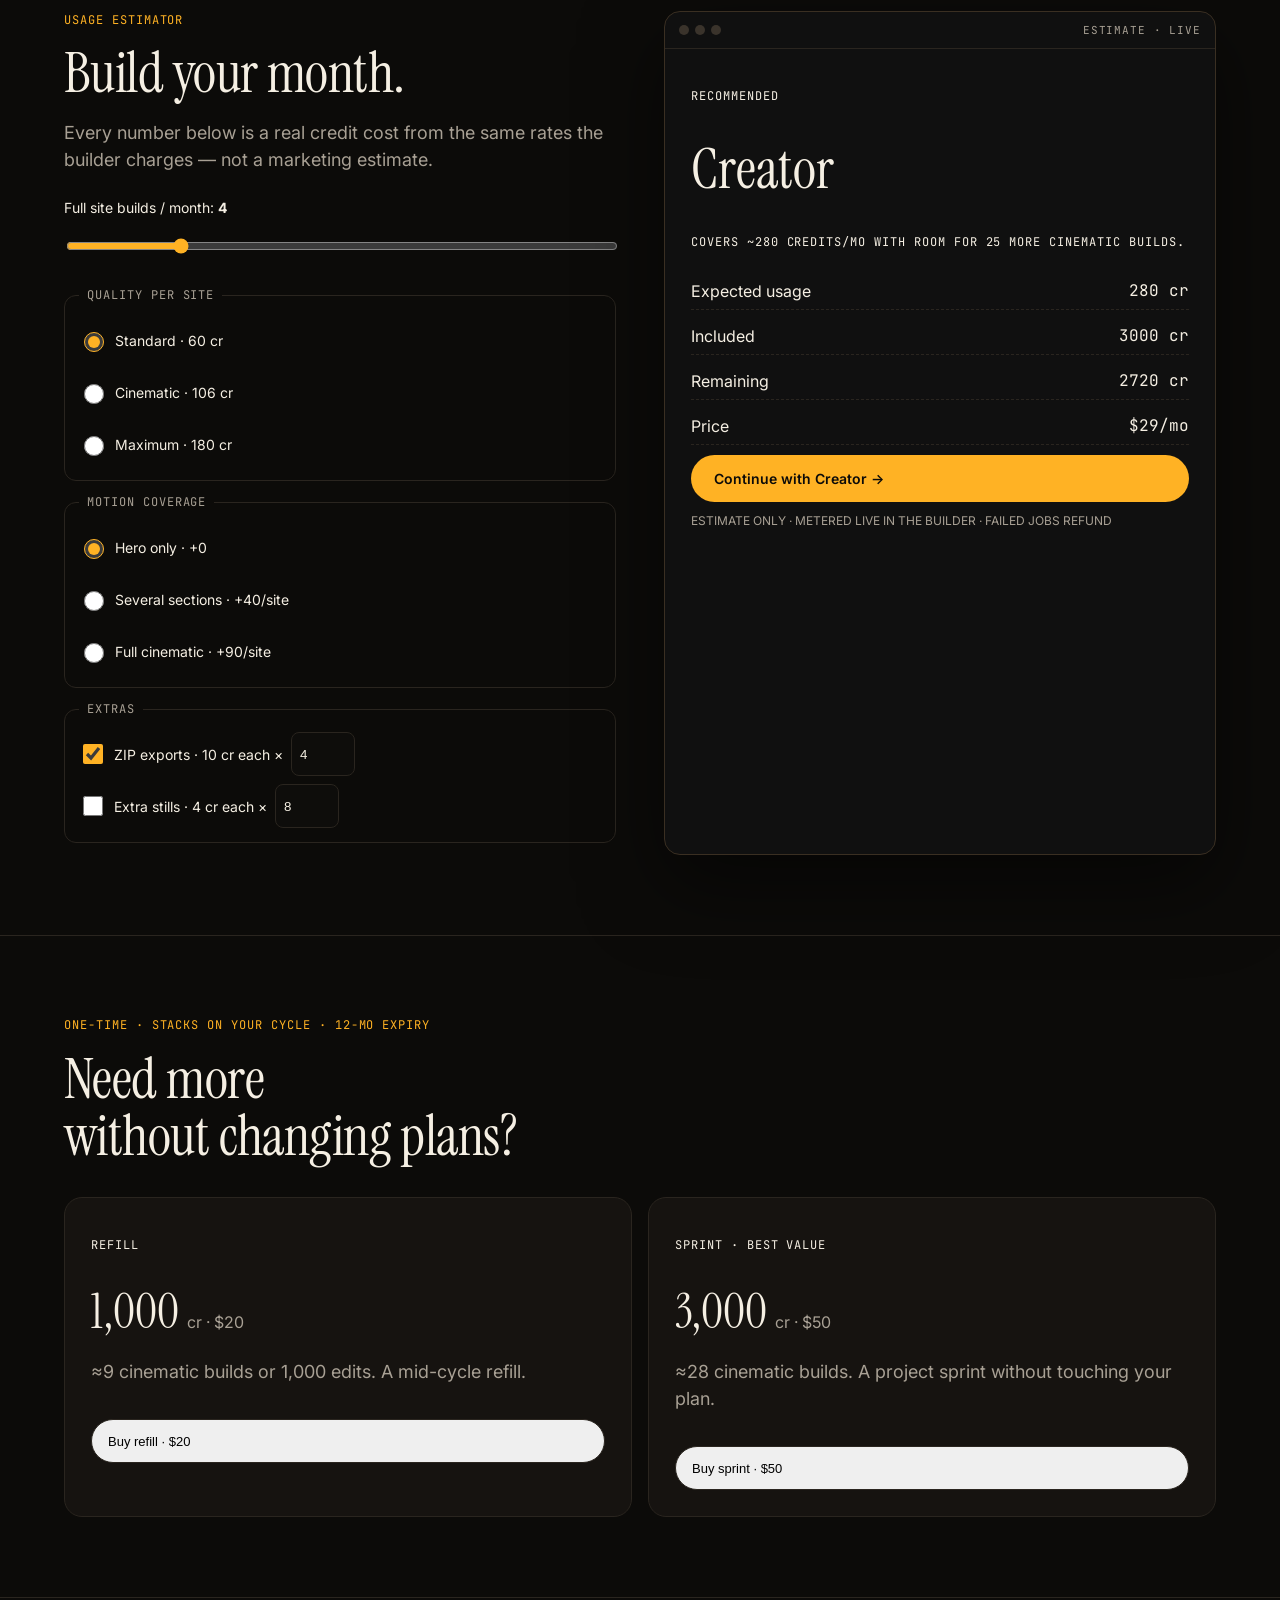
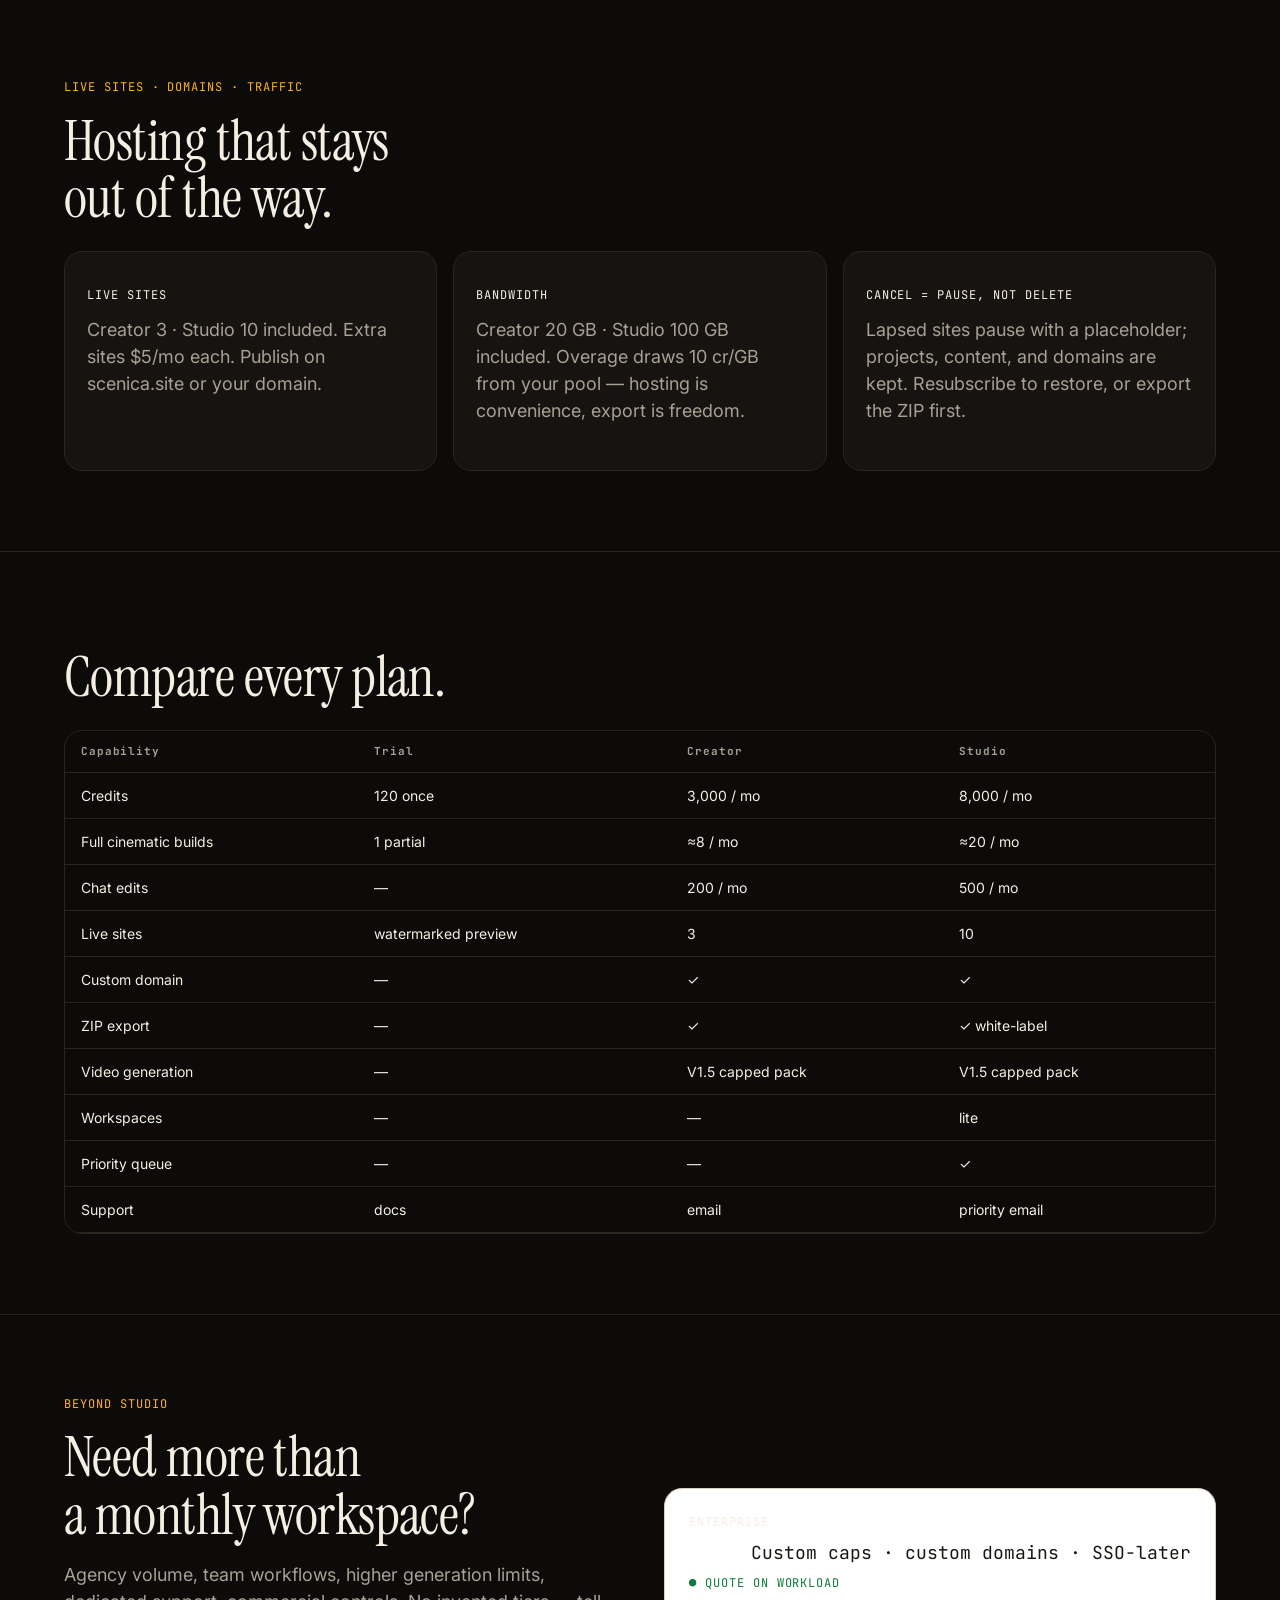
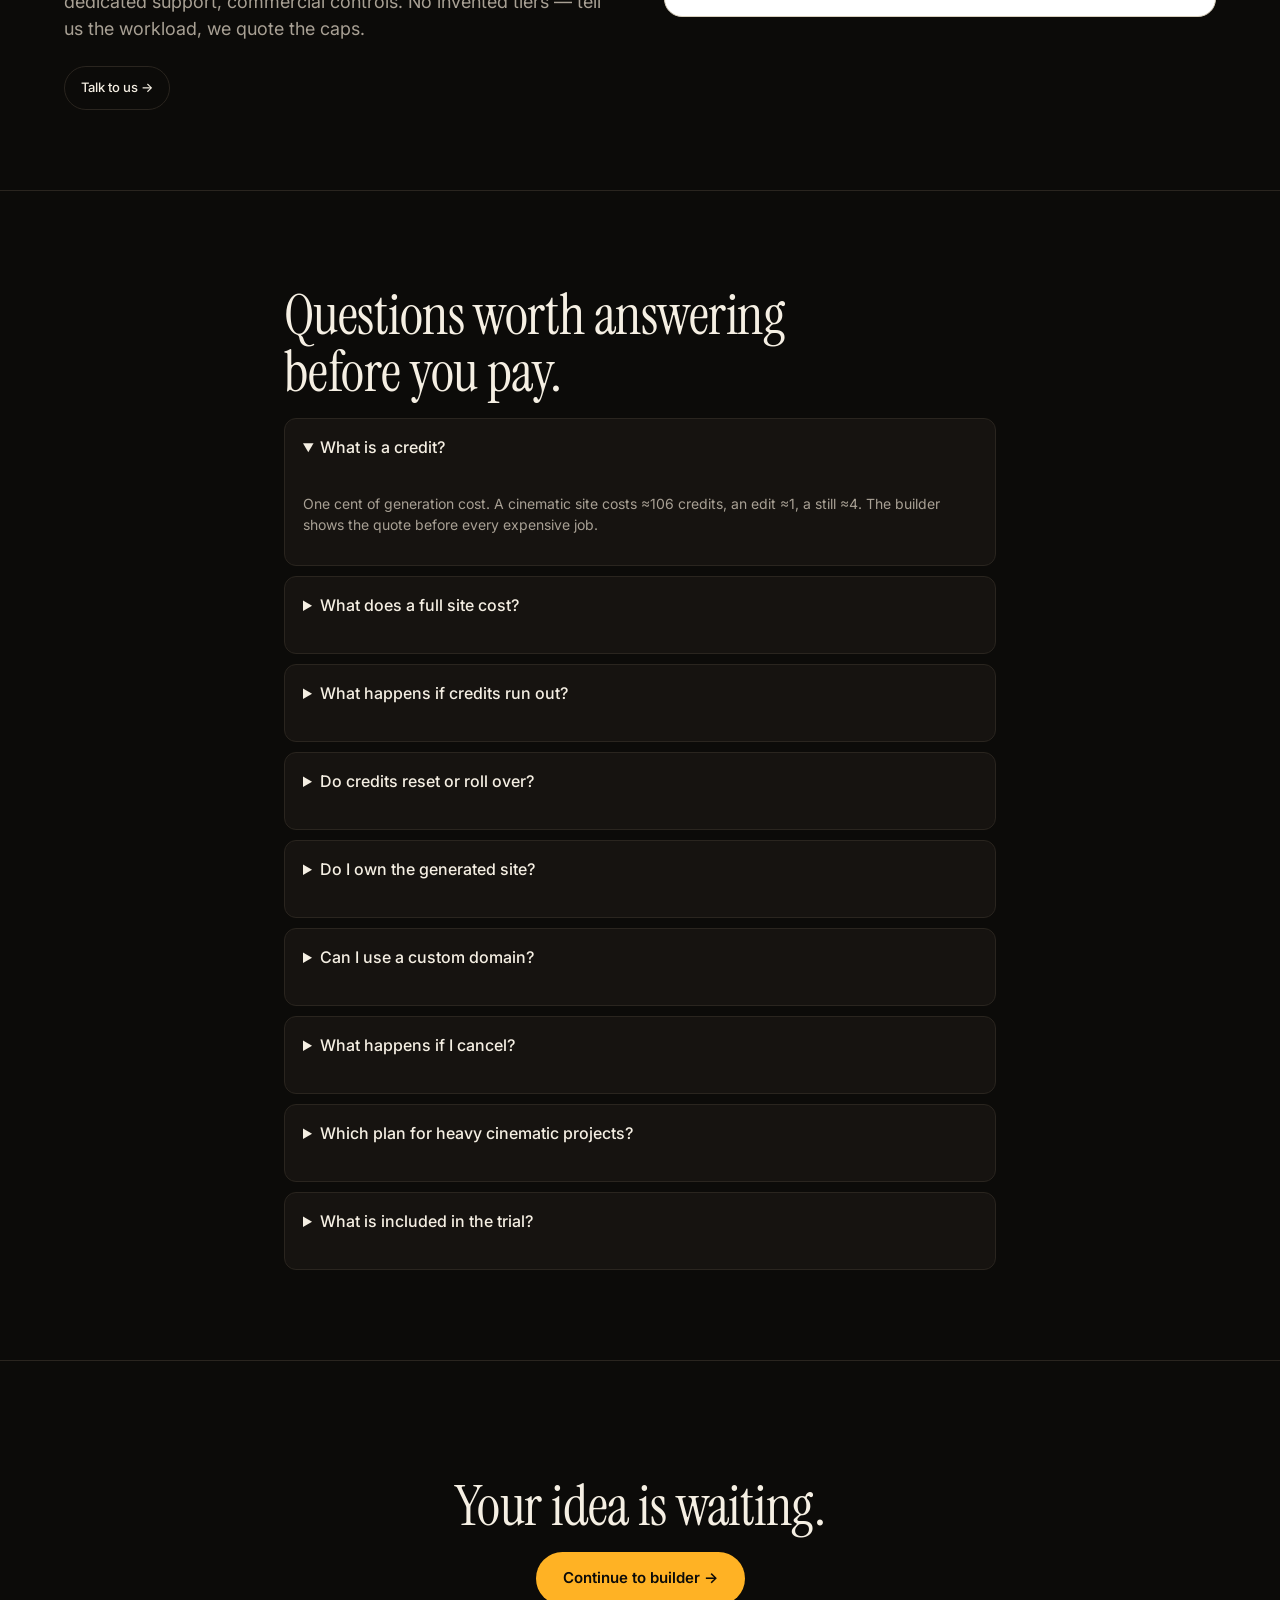
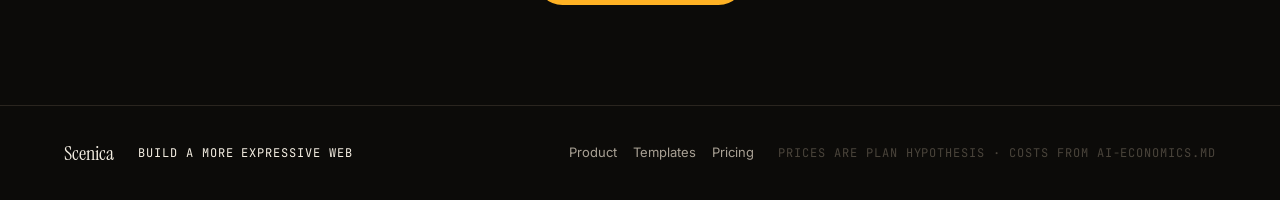
<file: products/scenica/web/pricing.html>
<!DOCTYPE html>
<html lang="en">
<head>
<meta charset="UTF-8">
<meta name="viewport" content="width=device-width, initial-scale=1.0">
<title>Scenica Pricing — Credits, plans, and honest math</title>
<meta name="description" content="Scenica pricing: trial, Creator, Studio. Credit-metered cinematic builds with hard caps and portable export.">
<link rel="preconnect" href="https://fonts.googleapis.com">
<link rel="preconnect" href="https://fonts.gstatic.com" crossorigin>
<link href="https://fonts.googleapis.com/css2?family=Instrument+Serif:ital@0;1&family=Inter:wght@400;500;600&family=JetBrains+Mono:wght@400;500&display=swap" rel="stylesheet">
<link rel="stylesheet" href="styles.css">
</head>
<body>
<a class="skip" href="#main">Skip to content</a>
<header class="site-header" id="siteHeader">
  <div class="header-pill">
    <a class="brand" href="index.html" aria-label="Scenica home"><span class="brand-serif">Scenica</span><span class="rec" aria-hidden="true"></span></a>
    <nav class="main-nav" aria-label="Primary">
      <a href="index.html#pipeline">Workflow</a>
      <a href="index.html#presets">Presets</a>
      <a href="index.html#showcase">Showcase</a>
      <a href="pricing.html" aria-current="page">Pricing</a>
    </nav>
    <div class="header-actions">
      <span class="credits mono" id="planBadge">TRIAL · 120 CR</span>
      <a class="ghost-btn" href="index.html">Sign in</a>
      <a class="cta-btn" href="#plans">Choose a plan</a>
      <button class="menu-btn" id="menuBtn" aria-expanded="false" aria-controls="mobileMenu" aria-label="Open menu">☰</button>
    </div>
  </div>
  <div class="mobile-menu" id="mobileMenu" hidden>
    <a href="index.html#pipeline">Workflow</a>
    <a href="index.html#presets">Presets</a>
    <a href="index.html#showcase">Showcase</a>
    <a href="pricing.html">Pricing</a>
  </div>
</header>

<main id="main">
<section class="hero price-hero">
  <div class="wrap">
    <p class="eyebrow mono">PRICING — CREDIT-METERED, CAPPED, PORTABLE</p>
    <h1 class="display">Expressive sites,<br>honest math.</h1>
    <p class="lead">One credit is one cent of generation cost. Every expensive job is quoted before it runs, failed jobs refund automatically, and overages hard-stop — never surprise bills.</p>
    <div class="idea-banner funnel" id="ideaBanner" hidden>
      <p class="mono funnel-kicker">YOUR PROJECT</p>
      <blockquote class="funnel-idea" id="ideaQuote"></blockquote>
      <p class="funnel-note">Your idea travels with you — pick a plan to continue.</p>
    </div>
    <div class="bill-toggle" role="group" aria-label="Billing period">
      <button id="billM" aria-pressed="true">Monthly</button>
      <button id="billA" aria-pressed="false">Annual · save 20%</button>
    </div>
    <p class="trust mono">FULL SITE ≈106 CR · EDIT ≈1 CR · STILL ≈4 CR · ENGINEERING ESTIMATES, NOT MARKETING</p>
  </div>
</section>

<section class="plans" id="plans" aria-labelledby="plansTitle">
  <div class="wrap">
    <h2 id="plansTitle" class="h1">Pick how much<br>you build.</h2>
    <div class="plan-grid">
      <article class="plan-card" data-plan="trial">
        <p class="mono">TRIAL</p><p class="serif plan-price">Free</p>
        <p class="mono">120 CREDITS · ONE-TIME</p>
        <ul><li>1 watermarked preview build</li><li>No custom domain · no export</li><li>Taste the pipeline end-to-end</li></ul>
        <button class="ghost-btn plan-pick" data-p="trial">Start trial</button>
      </article>
      <article class="plan-card featured" data-plan="creator">
        <p class="mono">CREATOR · MOST FLEXIBLE</p><p class="serif plan-price"><span class="p-month">$29</span><span class="p-annual" hidden>$23</span> <small>/mo</small></p>
        <p class="mono">3,000 CREDITS / MO · ≈8 CINEMATIC SITES</p>
        <ul><li>200 chat edits included</li><li>3 live sites · custom domain</li><li>ZIP export you own</li><li>20 GB bandwidth / mo</li></ul>
        <button class="cta-btn plan-pick" data-p="creator">Choose Creator</button>
      </article>
      <article class="plan-card" data-plan="studio">
        <p class="mono">STUDIO · FOR CLIENT WORK</p><p class="serif plan-price"><span class="p-month">$59</span><span class="p-annual" hidden>$47</span> <small>/mo</small></p>
        <p class="mono">8,000 CREDITS / MO · ≈20 CINEMATIC SITES</p>
        <ul><li>500 chat edits · priority queue</li><li>10 live sites · white-label export</li><li>Client workspaces-lite</li><li>100 GB bandwidth / mo</li></ul>
        <button class="ghost-btn plan-pick" data-p="studio">Choose Studio</button>
      </article>
    </div>
    <p class="mono plans-note" id="planNote">SELECTED: TRIAL · <a href="#calc" style="color:var(--sc-signal)">OR BUILD YOUR MONTH ↓</a></p>
  </div>
</section>

<section class="calc" id="calc" aria-labelledby="calcTitle">
  <div class="wrap calc-grid">
    <div>
      <p class="eyebrow mono">USAGE ESTIMATOR</p>
      <h2 id="calcTitle" class="h1">Build your month.</h2>
      <p class="sub">Every number below is a real credit cost from the same rates the builder charges — not a marketing estimate.</p>
      <label class="calc-label" for="cSites">Full site builds / month: <b id="cSitesV">4</b></label>
      <input type="range" id="cSites" min="0" max="20" value="4">
      <fieldset class="calc-field"><legend class="mono">QUALITY PER SITE</legend>
        <label><input type="radio" name="q" value="60" checked> Standard · 60 cr</label>
        <label><input type="radio" name="q" value="106"> Cinematic · 106 cr</label>
        <label><input type="radio" name="q" value="180"> Maximum · 180 cr</label>
      </fieldset>
      <fieldset class="calc-field"><legend class="mono">MOTION COVERAGE</legend>
        <label><input type="radio" name="m" value="0" checked> Hero only · +0</label>
        <label><input type="radio" name="m" value="40"> Several sections · +40/site</label>
        <label><input type="radio" name="m" value="90"> Full cinematic · +90/site</label>
      </fieldset>
      <fieldset class="calc-field"><legend class="mono">EXTRAS</legend>
        <label><input type="checkbox" id="cExport" checked> ZIP exports · 10 cr each × <input type="number" id="cExportN" value="4" min="0" max="50"></label>
        <label><input type="checkbox" id="cImg"> Extra stills · 4 cr each × <input type="number" id="cImgN" value="8" min="0" max="200"></label>
      </fieldset>
    </div>
    <div class="calc-out browser-frame">
      <div class="browser-bar"><span></span><span></span><span></span><span class="mono url">estimate · live</span></div>
      <div class="calc-body">
        <p class="mono">RECOMMENDED</p>
        <p class="serif calc-plan" id="calcPlan">Creator</p>
        <p class="mono" id="calcWhy">Covers ~640 credits/mo with room for 6 more builds.</p>
        <dl class="calc-nums">
          <div><dt>Expected usage</dt><dd id="calcUse">640 cr</dd></div>
          <div><dt>Included</dt><dd id="calcInc">3,000 cr</dd></div>
          <div><dt>Remaining</dt><dd id="calcLeft">2,360 cr</dd></div>
          <div><dt>Price</dt><dd id="calcPrice">$29/mo</dd></div>
        </dl>
        <a class="cta-btn" id="calcGo" href="index.html#pipeline">Continue with Creator →</a>
        <p class="funnel-note">ESTIMATE ONLY · METERED LIVE IN THE BUILDER · FAILED JOBS REFUND</p>
      </div>
    </div>
  </div>
</section>

<section class="topups" aria-labelledby="topTitle">
  <div class="wrap">
    <p class="eyebrow mono">ONE-TIME · STACKS ON YOUR CYCLE · 12-MO EXPIRY</p>
    <h2 id="topTitle" class="h1">Need more<br>without changing plans?</h2>
    <div class="plan-grid two">
      <article class="plan-card"><p class="mono">REFILL</p><p class="serif plan-price">1,000 <small>cr · $20</small></p><p class="sub">≈9 cinematic builds or 1,000 edits. A mid-cycle refill.</p><button class="ghost-btn top-buy" data-t="Refill · 1,000 cr · $20">Buy refill · $20</button></article>
      <article class="plan-card"><p class="mono">SPRINT · BEST VALUE</p><p class="serif plan-price">3,000 <small>cr · $50</small></p><p class="sub">≈28 cinematic builds. A project sprint without touching your plan.</p><button class="ghost-btn top-buy" data-t="Sprint · 3,000 cr · $50">Buy sprint · $50</button></article>
    </div>
  </div>
</section>

<section class="hosting" aria-labelledby="hostTitle">
  <div class="wrap">
    <p class="eyebrow mono">LIVE SITES · DOMAINS · TRAFFIC</p>
    <h2 id="hostTitle" class="h1">Hosting that stays<br>out of the way.</h2>
    <div class="host-grid">
      <div class="host-card"><p class="mono">LIVE SITES</p><p class="sub">Creator 3 · Studio 10 included. Extra sites $5/mo each. Publish on scenica.site or your domain.</p></div>
      <div class="host-card"><p class="mono">BANDWIDTH</p><p class="sub">Creator 20 GB · Studio 100 GB included. Overage draws 10 cr/GB from your pool — hosting is convenience, export is freedom.</p></div>
      <div class="host-card"><p class="mono">CANCEL = PAUSE, NOT DELETE</p><p class="sub">Lapsed sites pause with a placeholder; projects, content, and domains are kept. Resubscribe to restore, or export the ZIP first.</p></div>
    </div>
  </div>
</section>

<section class="compare" aria-labelledby="cmpTitle">
  <div class="wrap">
    <h2 id="cmpTitle" class="h1">Compare every plan.</h2>
    <div class="cmp-scroll"><table class="cmp">
      <thead><tr><th>Capability</th><th>Trial</th><th>Creator</th><th>Studio</th></tr></thead>
      <tbody>
        <tr><td>Credits</td><td>120 once</td><td>3,000 / mo</td><td>8,000 / mo</td></tr>
        <tr><td>Full cinematic builds</td><td>1 partial</td><td>≈8 / mo</td><td>≈20 / mo</td></tr>
        <tr><td>Chat edits</td><td>—</td><td>200 / mo</td><td>500 / mo</td></tr>
        <tr><td>Live sites</td><td>watermarked preview</td><td>3</td><td>10</td></tr>
        <tr><td>Custom domain</td><td>—</td><td>✓</td><td>✓</td></tr>
        <tr><td>ZIP export</td><td>—</td><td>✓</td><td>✓ white-label</td></tr>
        <tr><td>Video generation</td><td>—</td><td>V1.5 capped pack</td><td>V1.5 capped pack</td></tr>
        <tr><td>Workspaces</td><td>—</td><td>—</td><td>lite</td></tr>
        <tr><td>Priority queue</td><td>—</td><td>—</td><td>✓</td></tr>
        <tr><td>Support</td><td>docs</td><td>email</td><td>priority email</td></tr>
      </tbody>
    </table></div>
  </div>
</section>

<section class="enterprise" aria-labelledby="entTitle">
  <div class="wrap ent-grid">
    <div><p class="eyebrow mono">BEYOND STUDIO</p><h2 id="entTitle" class="h1">Need more than<br>a monthly workspace?</h2><p class="sub">Agency volume, team workflows, higher generation limits, dedicated support, commercial controls. No invented tiers — tell us the workload, we quote the caps.</p><a class="ghost-btn" href="index.html#own">Talk to us →</a></div>
    <div class="status-card"><span class="mono">ENTERPRISE</span><span class="url mono">Custom caps · custom domains · SSO-later</span><span class="mono ok">● QUOTE ON WORKLOAD</span></div>
  </div>
</section>

<section class="faq" aria-labelledby="faqTitle">
  <div class="wrap faq-narrow">
    <h2 id="faqTitle" class="h1">Questions worth answering<br>before you pay.</h2>
    <details open><summary>What is a credit?</summary><p>One cent of generation cost. A cinematic site costs ≈106 credits, an edit ≈1, a still ≈4. The builder shows the quote before every expensive job.</p></details>
    <details><summary>What does a full site cost?</summary><p>Standard 60 cr, Cinematic 106 cr, Maximum 180 cr — plus motion coverage if you animate beyond the hero (+40 or +90 per site). The estimator above uses these exact rates.</p></details>
    <details><summary>What happens if credits run out?</summary><p>Generation hard-stops with a clear message. Top up with a one-time pack or wait for the monthly reset. Nothing ever overbills.</p></details>
    <details><summary>Do credits reset or roll over?</summary><p>Plan credits reset monthly and do not roll over. Top-up packs last 12 months.</p></details>
    <details><summary>Do I own the generated site?</summary><p>Yes. Your brief, content, and export are yours. ZIP contains clean HTML/CSS/JS plus assets and metadata — it opens standalone with no calls to Scenica.</p></details>
    <details><summary>Can I use a custom domain?</summary><p>On Creator and Studio. Connect it in one step; extra live sites beyond your quota are $5/mo each.</p></details>
    <details><summary>What happens if I cancel?</summary><p>Sites pause (placeholder), projects and domains are kept. Resubscribe to restore, or export first.</p></details>
    <details><summary>Which plan for heavy cinematic projects?</summary><p>Studio: 8,000 credits cover ≈20 maximum-quality builds with full motion, plus priority queue. Beyond that, Enterprise caps.</p></details>
    <details><summary>What is included in the trial?</summary><p>One partial watermarked preview build — the full pipeline taste, no domain, no export, no card required (mocked in this prototype).</p></details>
  </div>
</section>

<section class="price-cta">
  <div class="wrap"><p class="mono" id="ctaIdea" hidden></p><h2 class="h1">Your idea is waiting.</h2><a class="cta-btn large" id="ctaGo" href="index.html#pipeline">Continue to builder →</a></div>
</section>
</main>

<footer class="footer"><div class="wrap foot-grid">
  <span class="brand-serif">Scenica</span><span class="mono">BUILD A MORE EXPRESSIVE WEB</span>
  <nav aria-label="Footer"><a href="index.html#pipeline">Product</a><a href="index.html#presets">Templates</a><a href="pricing.html">Pricing</a></nav>
  <span class="mono status">PRICES ARE PLAN HYPOTHESIS · COSTS FROM ai-economics.md</span>
</div></footer>
<script src="pricing.js" defer></script>
</body>
</html>
</file>
<file: products/scenica/web/styles.css>
:root{
--sc-canvas:#0C0B09;--sc-surface:#161310;--sc-scrim:rgba(0,0,0,.65);
--sc-paper:#F4EFE6;--sc-ink:#F5EFE3;--sc-muted:#A8A094;
--sc-line:#2A251F;--sc-faint:#4A443B;--sc-signal:#FFB224;--sc-signal-ink:#0C0B09;
--sc-teal:#6EE7C8;--sc-ok:#4ADE80;--sc-err:#F87171;
--font-display:"Instrument Serif",Georgia,serif;--font-sans:"Inter",system-ui,sans-serif;--font-mono:"JetBrains Mono",ui-monospace,monospace;
--max:1200px;--ease:cubic-bezier(.22,1,.36,1);
--r-btn:999px;--r-card:18px;--r-panel:14px;--r-overlay:20px;--r-frame:16px;
}
*{box-sizing:border-box}html{scroll-behavior:auto}
body{margin:0;background:var(--sc-canvas);color:var(--sc-ink);font-family:var(--font-sans);font-size:16px;line-height:1.5;-webkit-font-smoothing:antialiased}
.mono{font-family:var(--font-mono);font-size:12px;letter-spacing:.08em;text-transform:uppercase;font-variant-numeric:tabular-nums}
.serif,.display,.h1,h3.serif{font-family:var(--font-display);font-weight:400}
.display{font-size:clamp(56px,8vw,96px);line-height:.98;letter-spacing:-.02em;margin:.2em 0}
.h1{font-size:clamp(32px,4.5vw,56px);line-height:1.02;letter-spacing:-.01em;margin:.3em 0}
.eyebrow{color:var(--sc-signal);margin:0 0 8px}
.sub{color:var(--sc-muted);font-size:18px;margin:0 0 24px}
.wrap{max-width:var(--max);margin:0 auto;padding:0 24px}
a{color:inherit}
:focus-visible{outline:2px solid var(--sc-signal);outline-offset:3px;border-radius:4px}
.skip{position:absolute;left:-999px;top:0;background:var(--sc-signal);color:#000;padding:10px 16px;z-index:99}
.skip:focus{left:8px;top:8px}
/* header */
.site-header{position:fixed;inset:0 0 auto;z-index:50;transition:transform .25s var(--ease)}
.site-header.hide{transform:translateY(-120%)}
.header-pill{max-width:var(--max);margin:16px auto 0;height:60px;display:flex;align-items:center;gap:16px;padding:0 8px 0 20px;background:rgba(22,19,16,.72);backdrop-filter:blur(12px);-webkit-backdrop-filter:blur(12px);border:1px solid var(--sc-line);border-radius:999px}
.site-header.solid .header-pill{background:rgba(22,19,16,.92);box-shadow:0 8px 30px rgba(0,0,0,.35)}
.brand{display:flex;align-items:center;gap:8px;text-decoration:none}
.brand-serif{font-family:var(--font-display);font-size:20px}
.rec{width:8px;height:8px;border-radius:50%;background:var(--sc-signal)}
.main-nav{display:flex;gap:20px;margin:0 auto}
.main-nav a{text-decoration:none;font-size:13px;font-weight:500;color:var(--sc-muted)}
.main-nav a:hover{color:var(--sc-ink)}
.header-actions{display:flex;align-items:center;gap:10px}
.credits{color:var(--sc-muted)}
.ghost-btn{border:1px solid var(--sc-line);border-radius:999px;padding:10px 16px;text-decoration:none;font-size:13px;font-weight:500;min-height:44px;display:inline-flex;align-items:center}
.cta-btn{background:var(--sc-signal);color:var(--sc-signal-ink);border-radius:999px;padding:12px 22px;font-size:14px;font-weight:600;text-decoration:none;display:inline-flex;align-items:center;min-height:44px;border:1px solid transparent;transition:transform .18s ease-out,filter .18s}
.cta-btn:hover{transform:translateY(-1px);filter:brightness(1.05)}
.cta-btn.large{padding:14px 26px;font-size:15px}
.menu-btn{display:none;background:none;border:1px solid var(--sc-line);color:var(--sc-ink);border-radius:10px;min-width:44px;min-height:44px}
.mobile-menu{max-width:var(--max);margin:8px auto 0;background:var(--sc-surface);border:1px solid var(--sc-line);border-radius:20px;padding:16px;display:grid;gap:4px}
.mobile-menu[hidden]{display:none}
.mobile-menu a{padding:12px;text-decoration:none;font-size:18px;font-family:var(--font-display)}
/* hero */
.hero{position:relative;padding:150px 0 40px;overflow:hidden;border-bottom:1px solid var(--sc-line)}
.hero-bg{position:absolute;inset:0;pointer-events:none}
.grade{position:absolute;inset:0;background:radial-gradient(60% 50% at 70% 20%,rgba(255,178,36,.14),transparent 60%),radial-gradient(40% 40% at 20% 80%,rgba(255,120,40,.07),transparent 60%)}
.grain{position:absolute;inset:0;opacity:.5;background-image:url("data:image/svg+xml,%3Csvg xmlns='http://www.w3.org/2000/svg' width='120' height='120'%3E%3Cfilter id='n'%3E%3CfeTurbulence baseFrequency='.9'/%3E%3CfeColorMatrix values='0 0 0 0 1 0 0 0 0 .95 0 0 0 0 .9 0 0 0 .06 0'/%3E%3C/filter%3E%3Crect width='120' height='120' filter='url(%23n)'/%3E%3C/svg%3E")}
.ridge{position:absolute;left:0;right:0;bottom:-2px;height:120px;background:linear-gradient(transparent,#0C0B09),radial-gradient(80% 100% at 50% 100%,#241a10,transparent)}
.hero-grid{display:grid;grid-template-columns:1fr 1.1fr;gap:48px;align-items:center}
.hero-copy em{font-style:italic;color:var(--sc-signal)}
.lead{font-size:18px;color:var(--sc-muted);max-width:44ch}
.hero-ctas{display:flex;gap:16px;align-items:center;margin:24px 0;flex-wrap:wrap}
.watch-btn{color:var(--sc-ink);text-decoration:none;font-size:14px;display:inline-flex;gap:8px;align-items:center;min-height:44px}
.play{border:1px solid var(--sc-line);border-radius:50%;width:32px;height:32px;display:inline-flex;align-items:center;justify-content:center}
.trust{color:var(--sc-faint)}
.browser-frame{background:#101010;border:1px solid #3a2f22;border-radius:16px;overflow:hidden;box-shadow:0 30px 80px rgba(0,0,0,.5)}
.browser-bar{display:flex;gap:6px;align-items:center;padding:10px 14px;border-bottom:1px solid var(--sc-line)}
.browser-bar span:not(.url){width:10px;height:10px;border-radius:50%;background:#3a332b}
.url{margin-left:auto;color:var(--sc-muted);font-size:11px}
.keyframe{min-height:340px;display:grid;place-content:center;text-align:center;gap:12px;background:linear-gradient(180deg,#2b241c,#141210 60%),radial-gradient(80% 60% at 50% 30%,#5a4a33,#0C0B09);padding:40px;position:relative}
.kf-title{font-size:40px;line-height:1}
.kf-meta{color:var(--sc-muted)}
.kf-play{font-size:28px;color:var(--sc-ink);border:1px solid var(--sc-line);width:56px;height:56px;border-radius:50%;display:inline-flex;align-items:center;justify-content:center;margin:0 auto}
.browser-foot{padding:10px 14px;border-top:1px solid var(--sc-line);color:var(--sc-muted)}
.ticker{margin-top:48px;border-top:1px solid var(--sc-line);border-bottom:1px solid var(--sc-line);padding:12px 0;overflow:hidden;white-space:nowrap;color:var(--sc-muted)}
.ticker span{display:inline-block;animation:tick 30s linear infinite}
@keyframes tick{to{transform:translateX(-50%)}}
/* pipeline */
.pipeline{padding:128px 0}
.sec-head{display:flex;justify-content:space-between;align-items:end;gap:24px}
.counter{color:var(--sc-signal);font-size:14px}
.pipe-layout{display:grid;grid-template-columns:1fr 1fr;gap:32px;margin-top:32px}
.stages{list-style:none;margin:0;padding:0;display:grid;gap:12px}
.stage{border:1px solid var(--sc-line);border-radius:var(--r-card);padding:20px;background:var(--sc-surface);opacity:.55;transition:opacity .4s var(--ease),border-color .4s}
.stage.is-active{opacity:1;border-color:var(--sc-signal)}
.stage .num{color:var(--sc-signal);font-size:20px}
.stage h3{font-size:24px;margin:8px 0 4px}
.stage p{margin:0 0 12px;color:var(--sc-muted);font-size:14px}
.still,.pstill{display:block;min-height:90px;border-radius:12px;background:linear-gradient(135deg,#3a2f22,#141210)}
.s1{background:linear-gradient(135deg,#4a4238,#1c1712)}.s3{background:linear-gradient(135deg,#5a4a33,#0e0d0b)}.s4{background:linear-gradient(135deg,#33424a,#101314)}.s5{background:linear-gradient(135deg,#3a3348,#121014)}
.brief-snippet{display:block;border:1px dashed var(--sc-line);border-radius:12px;padding:12px;color:var(--sc-ink);text-transform:none;letter-spacing:0}
.zip{display:inline-block;border:1px solid var(--sc-line);padding:8px 12px;border-radius:10px}
.pipe-visual{position:sticky;top:100px;align-self:start}
.pipe-frame{border:1px solid var(--sc-line);border-radius:var(--r-frame);overflow:hidden;background:#0f0e0c;min-height:480px;display:grid;grid-template-rows:auto auto 1fr auto;padding:20px;gap:12px}
.pipe-label{color:var(--sc-signal)}
.pipe-serif{font-size:48px}
.pipe-still{min-height:280px;border-radius:12px;background:linear-gradient(135deg,#5a4a33,#0e0d0b);transition:background .5s}
.pipe-progress{height:2px;background:var(--sc-line)}.pipe-progress span{display:block;height:100%;width:16%;background:var(--sc-signal)}
/* presets paper */
.presets{background:var(--sc-paper);color:#1A1712;padding:128px 0}
.dark{color:inherit}.presets .sub{color:#5c564c}.presets .eyebrow{color:#8a6a1f}
.preset-grid{display:grid;grid-template-columns:repeat(4,1fr);gap:16px;margin-top:32px}
.preset h3{font-size:26px;margin:10px 0 2px}.preset p{margin:0;color:#5c564c;font-size:11px}
.pstill{min-height:220px}
.p-monograph{background:linear-gradient(135deg,#e8e2d4,#9a937f)}.p-velvet{background:linear-gradient(135deg,#1c1a18,#4a3a52)}.p-concrete{background:linear-gradient(135deg,#cfcfcf,#555)}.p-signal{background:linear-gradient(135deg,#ff5a1f,#3a1408)}.p-vitrine{background:linear-gradient(135deg,#eef2f4,#9aa8b0)}.p-atelier{background:linear-gradient(135deg,#8a7a5a,#2b241c)}.p-blueprint{background:linear-gradient(135deg,#3a5a7a,#101820)}.p-nocturne{background:linear-gradient(135deg,#2b3a55,#05070d)}
.link-more{color:#1A1712;text-decoration:none}
/* before after */
.beforeafter{padding:128px 0;border-top:1px solid var(--sc-line)}
.ba-grid{display:grid;grid-template-columns:.9fr 1.4fr .6fr;gap:32px;align-items:center}
.brief-card{border:1px solid var(--sc-line);border-radius:14px;padding:16px;color:var(--sc-ink);text-transform:none}
.ba-frames{display:flex;align-items:center;gap:12px}
.ba-before{border:1px solid var(--sc-line);border-radius:14px;padding:16px;min-width:180px;min-height:220px;color:var(--sc-muted)}
.wire{display:block;margin-top:12px;min-height:120px;background:repeating-linear-gradient(0deg,transparent 0 14px,var(--sc-line) 14px 15px),repeating-linear-gradient(90deg,transparent 0 30px,var(--sc-line) 30px 31px)}
.ba-arrow{font-size:28px;color:var(--sc-signal)}
.ba-after{flex:1;border:1px solid #3a2f22;border-radius:16px;min-height:260px;padding:24px;background:linear-gradient(135deg,#3a332b,#0e0d0b);display:grid;gap:8px}
.ba-serif{font-size:40px}.ba-meta,.ba-tag{color:var(--sc-muted)}
.ba-stats{list-style:none;margin:0;padding:0;display:grid;gap:20px}
.ba-stats .serif{font-size:32px;display:block}.ba-stats .mono{color:var(--sc-muted)}
.ba-caption{color:var(--sc-faint);margin-top:32px}
/* example */
.example{padding:128px 0;border-top:1px solid var(--sc-line)}
.ex-grid{display:grid;grid-template-columns:1.2fr 1fr;gap:48px}
.builder-mock{border:1px solid var(--sc-line);border-radius:16px;background:var(--sc-surface);overflow:hidden}
.b-top{display:flex;gap:16px;padding:12px 16px;border-bottom:1px solid var(--sc-line)}
.b-pub{margin-left:auto;background:var(--sc-signal);color:#000;border-radius:999px;padding:2px 12px}
.b-mid{display:grid;grid-template-columns:120px 1fr 120px;gap:0;min-height:220px}
.b-side,.b-scene{padding:12px;font-size:10px;color:var(--sc-muted);border-right:1px solid var(--sc-line)}
.b-prev{display:grid;place-items:center;background:linear-gradient(135deg,#3a332b,#0e0d0b);font-size:28px;text-align:center;padding:20px}
.b-strip{display:flex;gap:6px;padding:10px;border-top:1px solid var(--sc-line)}
.b-strip span{flex:1;height:28px;background:#2b251e;border-radius:6px}
.own-mini{list-style:none;padding:0;display:grid;gap:12px;margin:24px 0}
.own-mini li{display:flex;gap:12px;align-items:center;border:1px solid var(--sc-line);border-radius:14px;padding:12px 16px}
.own-mini .mono{margin-left:auto;color:var(--sc-muted)}
.cards-fan{display:flex;gap:8px;margin:20px 0}
.cards-fan span{flex:1;min-height:120px;border-radius:12px;border:1px solid var(--sc-line);background:linear-gradient(135deg,#3a332b,#141210)}
/* own */
.own{background:var(--sc-paper);color:#1A1712;padding:128px 0}
.own-grid{display:grid;grid-template-columns:1fr 1fr;gap:48px;align-items:center}
.manifest{background:#1A1712;color:#F4EFE6;border-radius:14px;padding:20px;overflow:auto}
.own-ctas{display:flex;gap:16px;align-items:center;margin-top:20px;flex-wrap:wrap}
.price{color:#5c564c}
.status-card{border:1px solid #d8d0bd;border-radius:18px;padding:24px;display:grid;gap:8px;background:#fff}
.status-card .url{color:#1A1712;font-size:18px;text-transform:none;letter-spacing:0}
.ok{color:#0f7a3d}
/* footer */
.footer{border-top:1px solid var(--sc-line);padding:32px 0}
.foot-grid{display:flex;gap:24px;align-items:center;flex-wrap:wrap}
.footer nav{display:flex;gap:16px;margin-left:auto}
.footer nav a{text-decoration:none;font-size:13px;color:var(--sc-muted)}
.status{color:var(--sc-faint)}
.reveal{opacity:1;transform:none}
/* responsive */
@media(max-width:1100px){.hero-grid,.pipe-layout,.evolve-layout,.ex-grid,.own-grid,.world-layout{grid-template-columns:1fr}.pipe-visual{position:static}.ba-grid{grid-template-columns:1fr}.preset-grid{grid-template-columns:repeat(2,1fr)}}
@media(max-width:900px){.main-nav,.credits,.ghost-btn{display:none}.menu-btn{display:inline-flex;align-items:center;justify-content:center}.b-mid{grid-template-columns:80px 1fr}.b-scene{display:none}}
@media(max-width:640px){.wrap{padding:0 16px}.hero{padding-top:120px}.preset-grid{grid-template-columns:1fr 1fr}.ba-frames{flex-direction:column}.pipe-frame{min-height:360px}.pipe-still{min-height:200px}.world-btns{grid-template-columns:repeat(2,1fr)}.signal-scene{min-height:300px}}

/* === ROUND 1 REVISION: persistent header === */
.site-header{transition:none}
.site-header.hide{transform:none}
.header-pill{transition:height .3s var(--ease),background .3s,box-shadow .3s,border-color .3s}
.site-header.compact .header-pill{height:52px;background:rgba(20,17,13,.88);border-color:#3a3129;box-shadow:0 10px 34px rgba(0,0,0,.45)}
.site-header.compact .brand-serif{font-size:18px}

/* === SIGNAL hero scene === */
.signal-browser{border-color:#4a3a22}
.signal-scene{position:relative;min-height:380px;overflow:hidden;background:radial-gradient(90% 70% at 70% 15%,#3a2c18 0%,#14110c 55%,#0C0B09 100%);perspective:900px}
#signalCanvas{position:absolute;inset:0;width:100%;height:100%}
.layer{position:absolute;inset:0;transition:transform .25s ease-out;will-change:transform}
.dist-light{position:absolute;border-radius:50%;background:radial-gradient(circle,rgba(255,178,36,.8),transparent 70%)}
.l1{width:120px;height:120px;left:12%;top:18%;opacity:.5}.l2{width:70px;height:70px;right:22%;top:30%;opacity:.4}.l3{width:44px;height:44px;left:46%;bottom:22%;opacity:.35}
.arch{position:absolute;bottom:0;background:linear-gradient(180deg,#2e2620,#12100c);border:1px solid #4a3d2c;border-bottom:none}
.a1{left:6%;width:22%;height:52%;border-radius:120px 120px 0 0}.a2{left:34%;width:30%;height:68%;border-radius:140px 140px 0 0}.a3{right:6%;width:20%;height:44%;border-radius:100px 100px 0 0}
.signal-orb{position:absolute;left:58%;top:26%;width:64px;height:64px}
.signal-orb span{display:block;width:100%;height:100%;border-radius:50%;background:radial-gradient(circle,#FFE1A8 0%,var(--sc-signal) 35%,rgba(255,178,36,0) 70%);box-shadow:0 0 60px 18px rgba(255,178,36,.35)}
.pane{position:absolute;border:1px solid rgba(245,239,227,.22);background:rgba(245,239,227,.06);backdrop-filter:blur(2px);border-radius:10px}
.p1{left:8%;bottom:12%;width:26%;height:30%;transform:rotateY(18deg)}.p2{right:8%;bottom:16%;width:22%;height:24%;transform:rotateY(-16deg)}
.mini-site{position:absolute;inset:0;display:grid;place-content:center;text-align:center;gap:8px;padding:32px}
.mini-nav{color:var(--sc-muted)}.mini-title{font-size:clamp(34px,4vw,52px);line-height:1;margin:0}
.mini-meta{color:var(--sc-muted)}.mini-row{display:flex;gap:10px;justify-content:center;align-items:center;flex-wrap:wrap}
.mini-cta{background:var(--sc-signal);color:#000;border-radius:999px;padding:10px 20px;font-size:13px;font-weight:600;text-decoration:none;min-height:44px;display:inline-flex;align-items:center}
.mini-chip{background:rgba(0,0,0,.4);border:1px solid var(--sc-line);color:var(--sc-ink);border-radius:999px;padding:8px 14px;font-family:var(--font-mono);font-size:11px;letter-spacing:.08em;min-height:44px;cursor:pointer}
.mini-chip:hover{border-color:var(--sc-signal)}
.mini-tip{color:var(--sc-faint);font-size:10px}
.live-dot{color:var(--sc-signal);margin-left:auto}
.scrub-hint{margin-left:12px;color:var(--sc-faint)}
.browser-foot{display:flex;gap:12px;flex-wrap:wrap}

/* === world bridge: seamless continuation === */
.hero{border-bottom:none;padding-bottom:0}
.world-bridge{position:relative;padding:64px 0 90px;text-align:center;background:linear-gradient(transparent,rgba(255,178,36,.06) 40%,transparent);margin-top:-2px}
.bridge-glow{height:120px;background:radial-gradient(50% 100% at 50% 0%,rgba(255,178,36,.22),transparent 70%)}
.bridge-ridge{height:70px;background:radial-gradient(70% 100% at 50% 100%,#2b2115,transparent 70%)}
.bridge-label{color:var(--sc-faint)}
.pipeline{background:linear-gradient(rgba(255,178,36,.04),transparent 30%);margin-top:-1px}

/* === evolve pipeline demo: pinned, scroll-controlled === */
.evo-pinspace{height:540vh;position:relative}
.evo-scene{width:100%;padding:16px 0}
.evo-scene .wrap{max-width:1120px}
.evolve-controls{display:grid;gap:12px;margin:0 0 18px}
.stage-btns{display:flex;gap:8px;flex-wrap:wrap}
.stage-btns button{border:1px solid var(--sc-line);background:var(--sc-surface);color:var(--sc-muted);border-radius:999px;padding:10px 16px;font-family:var(--font-mono);font-size:11px;letter-spacing:.08em;min-height:44px;cursor:pointer;min-width:44px}
.stage-btns button[aria-selected="true"]{color:#000;background:var(--sc-signal);border-color:var(--sc-signal)}
.scrub-row{display:flex;gap:12px;align-items:center}
#pipeScrub{flex:1;accent-color:var(--sc-signal);min-height:44px}
.evolve-layout{display:grid;grid-template-columns:.9fr 1.1fr;gap:24px;align-items:start}
.evolve-list{list-style:none;margin:0;padding:0 0 0 20px;display:grid;gap:10px;position:relative}
.evolve-list::before{content:"";position:absolute;left:0;top:8px;bottom:8px;width:1px;background:var(--sc-line)}
.evolve-list .stage{position:relative;transition:opacity .4s var(--ease),border-color .4s,transform .4s var(--ease)}
.evolve-list .stage::before{content:"";position:absolute;left:-20px;top:26px;width:9px;height:9px;border-radius:50%;background:var(--sc-line);transition:background .3s,box-shadow .3s}
.evolve-list .stage.is-active::before{background:var(--sc-signal);box-shadow:0 0 14px rgba(255,178,36,.7)}
.evolve-list .stage.is-active{transform:translateX(4px)}
.evolve-visual{}
.evolve-frame{min-height:520px;display:grid;grid-template-rows:auto 1fr auto}
.evolve-stage{position:relative;min-height:430px;overflow:hidden;background:radial-gradient(90% 80% at 50% 8%,#2c2417,#14110c 72%)}
.evo-hint{color:var(--sc-faint);margin:14px 0 0;text-align:center}
/* artifact layers — one site, continuous evolution */
.ev-layer{position:absolute;inset:0;padding:24px;will-change:opacity}
.ev-brief,.ev-key,.ev-cta-row,.ev-build,.ev-live{opacity:0}
.ev-scrim{position:absolute;inset:0;pointer-events:none;z-index:4;background:radial-gradient(95% 75% at 50% 10%,transparent 42%,rgba(12,11,9,.55))}
.ev-wire{display:grid;gap:14px;align-content:start}
.ev-statusline{color:var(--sc-signal)}
.ev-nav{display:flex;gap:16px;flex-wrap:wrap}
.ev-nav button{appearance:none;background:none;border:none;border-bottom:1px solid transparent;color:var(--sc-muted);font-family:var(--font-mono);font-size:11px;letter-spacing:.08em;text-transform:uppercase;padding:6px 2px;cursor:pointer;min-height:44px;min-width:44px}
.ev-nav button.is-on{color:var(--sc-signal);border-color:var(--sc-signal)}
.ev-nav button[aria-disabled="true"]{opacity:.35;cursor:default}
.ev-hero{display:grid;gap:12px}
.ev-kicker{color:var(--sc-muted);margin:0}
.ev-h1{margin:0;font-size:clamp(30px,4vw,46px);line-height:1;letter-spacing:-.01em}
.ev-blocks{display:grid;gap:8px}
.ev-blocks span{min-height:44px;border-radius:8px;background:linear-gradient(135deg,rgba(255,178,36,.28),transparent 70%);border:1px solid rgba(255,178,36,.12)}
.ev-meta{color:var(--sc-faint)}
.ev-cta-row{display:flex;gap:12px;align-items:center;flex-wrap:wrap}
.ev-panel{display:grid;gap:8px}
.ev-brief{display:grid;place-content:center;place-items:center;text-align:center;gap:12px;padding:24px}
.ev-brief p{margin:0;color:var(--sc-signal)}
.ev-prompt{border:1px dashed var(--sc-line);border-radius:12px;padding:14px;min-height:64px;max-width:420px;text-transform:none;letter-spacing:0;font-size:14px;color:var(--sc-ink)}
.ev-key{display:grid;place-content:center;text-align:center;gap:10px;background:linear-gradient(170deg,#3a2a18,#14110c 75%)}
.ev-keyline{font-size:clamp(40px,6vw,64px);line-height:.98;margin:0}
.ev-drift{animation:drift 6s ease-in-out infinite}
@keyframes drift{50%{transform:scale(1.035) translateY(-5px)}}
.ev-frozen{animation:none!important}
.ev-build{display:grid;gap:10px;overflow:auto;padding:22px 24px;align-content:start;border-top:1px solid var(--sc-line)}
.ev-sec{display:grid;gap:8px}
.ev-sec h4{margin:0;color:var(--sc-signal);font-size:11px}
.ev-sec span{display:block;border:1px solid var(--sc-line);border-radius:10px;padding:12px 14px;background:rgba(245,239,227,.03);color:var(--sc-ink)}
.ev-sec button{justify-self:start}
.ev-live{display:grid;place-content:end center;text-align:center;gap:8px;padding-bottom:26px;background:linear-gradient(transparent,rgba(12,11,9,.95) 55%)}
.ev-url{font-size:17px;color:var(--sc-signal);text-transform:none;letter-spacing:0;margin:0}
.live-dot{color:var(--sc-signal)}

/* === shared miniature-site engine (presets + showcase + pipeline) === */
.ms-shell{display:grid;gap:14px;align-content:start;--ms-bg:#14110c;--ms-ink:#F4EFE6;--ms-acc:#FFB224;background:var(--ms-bg);color:var(--ms-ink)}
.ms-bar{display:flex;gap:12px;align-items:center;flex-wrap:wrap;padding-bottom:12px;border-bottom:1px solid rgba(128,120,105,.35)}
.ms-brand{font-weight:500}
.ms-nav{display:flex;gap:14px;margin-left:auto}
.ms-tab{appearance:none;background:none;border:none;color:var(--ms-ink);font-family:var(--font-mono);font-size:11px;letter-spacing:.08em;text-transform:uppercase;padding:6px 2px;border-bottom:1px solid transparent;cursor:pointer;min-height:44px;min-width:44px;opacity:.8}
.ms-tab:hover{opacity:1}
.ms-tab.is-on{color:var(--ms-acc);border-color:var(--ms-acc);opacity:1}
.ms-cta{background:var(--ms-acc);color:#0C0B09;border:1px solid transparent;border-radius:999px;padding:8px 14px;font-family:var(--font-mono);font-size:11px;letter-spacing:.06em;font-weight:600;cursor:pointer;min-height:40px;transition:transform .18s ease-out,filter .18s}
.ms-cta:hover{transform:translateY(-1px);filter:brightness(1.06)}
.ms-cta.is-on{background:var(--ms-bg);color:var(--ms-acc);border-color:var(--ms-acc)}
.ms-hero{display:grid;gap:12px}
.ms-kicker{color:var(--ms-acc);opacity:.85;margin:0}
.ms-title{font-family:var(--font-display);font-size:clamp(34px,4vw,56px);line-height:1;margin:0;letter-spacing:-.015em}
.ms-sub{color:var(--ms-ink);opacity:.75;margin:0;max-width:34ch}
.ms-blocks{display:grid;gap:10px}
.ms-blocks span{min-height:52px;border-radius:12px;background:linear-gradient(135deg,var(--ms-acc),transparent);opacity:.42;transition:transform .25s var(--ease),opacity .25s}
.ms-blocks span:hover{transform:translateY(-2px);opacity:.62}
.ms-panels{display:grid;gap:8px}
.ms-panel{display:grid;gap:8px;border-top:1px dashed rgba(128,120,105,.3);padding-top:12px}
.ms-panel span{font-size:11px;color:var(--ms-ink);opacity:.9}
.ms-foot{color:var(--ms-ink);opacity:.6;border-top:1px solid rgba(128,120,105,.3);padding-top:12px;margin:0}
/* recorded system variations — type, alignment, nav chrome, geometry */
.ms-shell[data-type="sans"] .ms-title{font-family:var(--font-sans);font-weight:600;letter-spacing:-.03em}
.ms-shell[data-type="mono"] .ms-title{font-family:var(--font-mono);font-weight:500;letter-spacing:.01em;text-transform:uppercase;font-size:clamp(26px,3.2vw,42px)}
.ms-shell[data-upper="1"] .ms-title{text-transform:uppercase;letter-spacing:.02em}
.ms-shell[data-align="center"]{justify-items:center;text-align:center}
.ms-shell[data-align="center"] .ms-hero{justify-items:center}
.ms-shell[data-align="center"] .ms-sub{margin:0}
.ms-shell[data-align="center"] .ms-nav{margin-left:0}
.ms-shell[data-nav="pill"] .ms-tab{background:rgba(128,120,105,.18);border-radius:999px;padding:8px 16px;border-bottom:none}
.ms-shell[data-nav="pill"] .ms-tab.is-on{background:var(--ms-acc);color:#0C0B09}
.ms-shell[data-nav="ghost"] .ms-tab{border:1px solid transparent;border-radius:10px;padding:8px 14px}
.ms-shell[data-nav="ghost"] .ms-tab.is-on{border-color:var(--ms-acc)}
.ms-shell[data-nav="bare"] .ms-tab{border-bottom:none}
/* world preview chrome (outside engine shell) */
.wp-foot{display:flex;justify-content:space-between;align-items:center;gap:12px;padding:12px 18px;border-top:1px solid rgba(128,120,105,.4)}
.no-motion .ms-hero,.no-motion .wp-hero,.no-motion .wp-row,.no-motion .ms-blocks,.no-motion .ev-drift{animation:none}

/* === TRY A WORLD === */
.world-layout{display:grid;grid-template-columns:280px 1fr;gap:24px;margin-top:28px}
.world-btns{display:grid;gap:8px;align-content:start}
.world-btns button{border:1px solid #d8d0bd;background:transparent;color:#1A1712;border-radius:14px;padding:12px 14px;font-family:var(--font-display);font-size:20px;text-align:left;cursor:pointer;display:grid;min-height:56px}
.world-btns button span{font-family:var(--font-mono);font-size:10px;letter-spacing:.08em;color:#5c564c}
.world-btns button[aria-selected="true"]{background:#1A1712;color:#F4EFE6;border-color:#1A1712}
.world-btns button[aria-selected="true"] span{color:var(--sc-signal)}
.world-preview{border:1px solid #d8d0bd;border-radius:18px;background:var(--wp-bg,#14110c);color:var(--wp-ink,#F4EFE6);overflow:hidden;transition:background .4s,color .4s}
.world-preview .ms-shell{padding:26px 26px 8px}
.world-preview .ms-foot{margin-bottom:14px}
.world-preview.no-motion .ms-hero,.world-preview.no-motion .ms-blocks,.world-preview.no-motion .ev-drift{animation:none}
.world-preview[data-type="sans"] .ms-title{font-family:var(--font-sans);font-weight:600;letter-spacing:-.03em}
.world-preview[data-type="mono"] .ms-title{font-family:var(--font-mono);font-weight:500;letter-spacing:.01em;text-transform:uppercase;font-size:clamp(26px,3.2vw,42px)}
.world-preview[data-upper="1"] .ms-title{text-transform:uppercase;letter-spacing:.02em}
.world-preview[data-align="center"] .ms-shell{justify-items:center;text-align:center}
.world-preview[data-align="center"] .ms-hero{justify-items:center}
.world-preview[data-align="center"] .ms-sub{margin:0}
.world-preview[data-align="center"] .ms-nav{margin-left:0}
@media(prefers-reduced-motion:reduce){html{scroll-behavior:auto}.ev-drift{animation:none}.ticker span{animation:none}.reveal{opacity:1!important;transform:none!important}}
.sr{position:absolute;width:1px;height:1px;overflow:hidden;clip:rect(0 0 0 0)}
/* === prompt funnel === */
.prompt-bar{display:flex;gap:8px;align-items:center;background:rgba(22,19,16,.82);border:1px solid #3a3129;border-radius:999px;padding:6px 6px 6px 18px;max-width:560px;backdrop-filter:blur(12px);-webkit-backdrop-filter:blur(12px)}
.prompt-bar:focus-within{border-color:var(--sc-signal)}
.prompt-caret{color:var(--sc-signal);animation:blink 1.2s steps(1) infinite}
@keyframes blink{50%{opacity:0}}
#promptInput{flex:1;background:none;border:none;color:var(--sc-ink);font-size:15px;font-family:var(--font-sans);min-height:44px;outline:none;min-width:0}
#promptInput::placeholder{color:var(--sc-faint)}
.prompt-row{display:flex;gap:8px;align-items:center;margin:12px 0 0;flex-wrap:wrap}
.funnel{margin-top:16px;border:1px solid #3a3129;border-radius:var(--r-card);background:rgba(22,19,16,.9);padding:20px;max-width:560px}
.funnel-kicker{color:var(--sc-signal);margin:0 0 6px}
.funnel-idea{margin:0 0 14px;font-family:var(--font-display);font-size:22px;line-height:1.25}
.funnel-body{display:grid;gap:12px}
.funnel-body input[type=email]{background:#0e0d0b;border:1px solid var(--sc-line);border-radius:10px;color:var(--sc-ink);padding:12px 14px;font-size:14px;min-height:44px;width:100%}
.funnel-plans{display:grid;gap:8px}
.funnel-plan{display:flex;gap:10px;align-items:center;border:1px solid var(--sc-line);border-radius:12px;padding:12px 14px;cursor:pointer;background:none;color:var(--sc-ink);text-align:left;font-size:14px;min-height:52px;width:100%}
.funnel-plan[aria-pressed="true"]{border-color:var(--sc-signal)}
.funnel-plan b{margin-right:auto}
.funnel-note{color:var(--sc-muted);font-size:12px;margin:0}
.funnel-error{color:var(--sc-err);font-size:13px;margin:0}
/* === showcase === */
.showcase{padding:128px 0;border-top:1px solid var(--sc-line)}
.show-grid{display:grid;grid-template-columns:repeat(3,1fr);gap:20px;margin-top:32px}
.show-frame{background:#101010}
.show-site{min-height:340px;max-height:420px;overflow:auto;background:var(--sw-bg,#171014);color:var(--sw-ink,#F2E4D8);transition:background .4s,color .4s}
.show-site .ms-shell{min-height:340px;padding:26px;background:var(--sw-bg,#171014);color:var(--sw-ink,#F2E4D8)}
/* === cinematic media demo === */
.media{padding:128px 0;border-top:1px solid var(--sc-line)}
.media-grid{display:grid;grid-template-columns:.9fr 1.1fr;gap:48px;align-items:center}
.media-controls{display:grid;gap:8px;margin:20px 0}
#mediaScrub{accent-color:var(--sc-signal);min-height:44px}
.media-note{color:var(--sc-faint)}
.media-frame{background:#101010}
.media-stage{position:relative;min-height:380px}
#mediaCanvas{position:absolute;inset:0;width:100%;height:100%}
.media-copy{position:absolute;inset:0;display:grid;place-content:center;text-align:center;gap:10px;padding:32px;pointer-events:none}
.media-copy a{pointer-events:auto;justify-self:center}
.media-title{font-size:clamp(36px,4vw,58px);line-height:1;margin:0;text-shadow:0 2px 30px rgba(0,0,0,.7)}
/* === persistent atmosphere: one world === */
body::before{content:"";position:fixed;inset:0;pointer-events:none;z-index:0;background:radial-gradient(70% 40% at 50% 0%,rgba(255,178,36,.05),transparent 60%)}
main,header.site-header,footer.footer{position:relative;z-index:1}
@media(max-width:1100px){.show-grid{grid-template-columns:1fr}.media-grid{grid-template-columns:1fr}}
@media(max-width:700px){.evolve-list{display:none}.evolve-stage{min-height:320px}.evolve-frame{min-height:420px}.evo-pinspace{height:440vh}.evo-hint{display:none}.world-preview .ms-title{font-size:36px}}
@media(prefers-reduced-motion:reduce){.prompt-caret{animation:none}}
/* === pricing === */
.price-hero{padding:150px 0 60px}
.bill-toggle{display:flex;gap:8px;margin:24px 0}
.bill-toggle button{border:1px solid var(--sc-line);background:var(--sc-surface);color:var(--sc-muted);border-radius:999px;padding:10px 20px;font-size:13px;font-weight:500;min-height:44px;cursor:pointer}
.bill-toggle button[aria-pressed="true"]{background:var(--sc-signal);color:#000;border-color:var(--sc-signal)}
.idea-banner{margin-top:24px}
.plans{padding:80px 0}.plan-grid{display:grid;grid-template-columns:repeat(3,1fr);gap:16px;margin-top:32px}
.plan-grid.two{grid-template-columns:repeat(2,1fr)}
.plan-card{border:1px solid var(--sc-line);border-radius:var(--r-card);background:var(--sc-surface);padding:26px;display:grid;gap:10px;align-content:start}
.plan-card.featured{border-color:var(--sc-signal)}
.plan-card.sel{box-shadow:0 0 0 1px var(--sc-signal)}
.plan-card ul{margin:0;padding-left:18px;color:var(--sc-muted);font-size:14px;display:grid;gap:6px}
.plan-price{font-size:48px;margin:0}.plan-price small{font-size:16px;font-family:var(--font-sans);color:var(--sc-muted)}
.plans-note{margin-top:20px;color:var(--sc-muted)}
.calc{padding:80px 0;border-top:1px solid var(--sc-line)}
.calc-grid{display:grid;grid-template-columns:1fr 1fr;gap:48px}
.calc-label{display:block;margin:16px 0 4px;font-size:14px}
#cSites{width:100%;accent-color:var(--sc-signal);min-height:44px}
.calc-field{border:1px solid var(--sc-line);border-radius:12px;padding:14px;margin:12px 0;display:grid;gap:8px}
.calc-field legend{padding:0 8px;color:var(--sc-muted)}
.calc-field label{display:flex;gap:8px;align-items:center;font-size:14px;min-height:44px}
.calc-field input[type=number]{width:64px;background:#0e0d0b;border:1px solid var(--sc-line);border-radius:8px;color:var(--sc-ink);padding:8px;min-height:44px}
.calc-field input[type=radio],.calc-field input[type=checkbox]{width:20px;height:20px;accent-color:var(--sc-signal)}
.calc-body{padding:26px;display:grid;gap:10px}
.calc-plan{font-size:56px;margin:0}
.calc-nums{margin:0;display:grid;gap:8px}
.calc-nums div{display:flex;justify-content:space-between;border-bottom:1px dashed var(--sc-line);padding:6px 0}
.calc-nums dd{margin:0;font-family:var(--font-mono)}
.topups{padding:80px 0;border-top:1px solid var(--sc-line)}
.hosting{padding:80px 0;border-top:1px solid var(--sc-line)}
.host-grid{display:grid;grid-template-columns:repeat(3,1fr);gap:16px;margin-top:24px}
.host-card{border:1px solid var(--sc-line);border-radius:var(--r-card);padding:22px;background:var(--sc-surface)}
.compare{padding:80px 0;border-top:1px solid var(--sc-line)}
.cmp-scroll{overflow:auto;margin-top:24px;border:1px solid var(--sc-line);border-radius:var(--r-card)}
table.cmp{width:100%;border-collapse:collapse;min-width:640px;font-size:14px}
table.cmp th,table.cmp td{padding:12px 16px;border-bottom:1px solid var(--sc-line);text-align:left}
table.cmp thead th{font-family:var(--font-mono);font-size:11px;letter-spacing:.08em;color:var(--sc-muted)}
.enterprise{padding:80px 0;border-top:1px solid var(--sc-line)}
.ent-grid{display:grid;grid-template-columns:1fr 1fr;gap:48px;align-items:center}
.faq{padding:80px 0;border-top:1px solid var(--sc-line)}
.faq-narrow{max-width:760px}
.faq details{border:1px solid var(--sc-line);border-radius:12px;padding:16px 18px;margin:10px 0;background:var(--sc-surface)}
.faq summary{cursor:pointer;font-weight:500;min-height:44px}
.faq details p{color:var(--sc-muted);font-size:14px}
.price-cta{padding:100px 0;border-top:1px solid var(--sc-line);text-align:center;display:grid;gap:16px;justify-items:center}
@media(max-width:1100px){.plan-grid,.calc-grid,.host-grid,.ent-grid{grid-template-columns:1fr}.plan-grid.two{grid-template-columns:1fr}}
</file>
